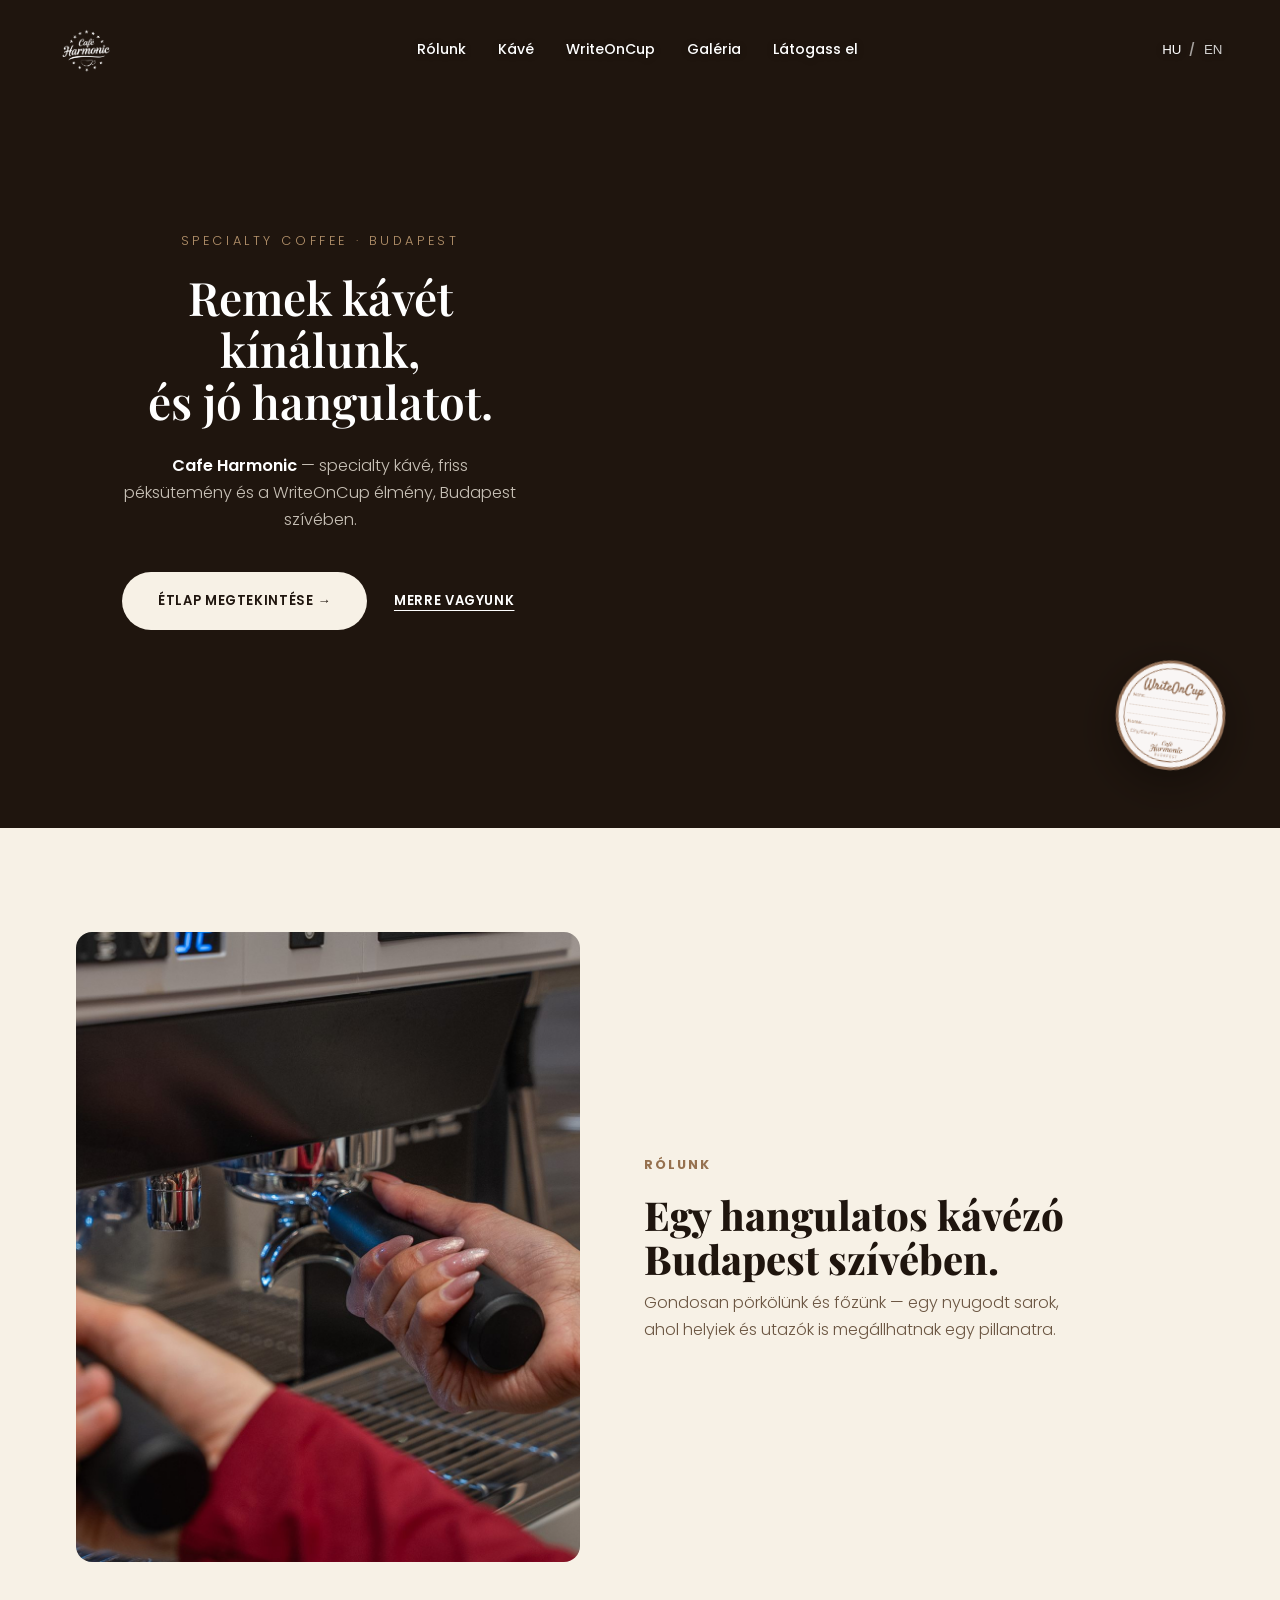
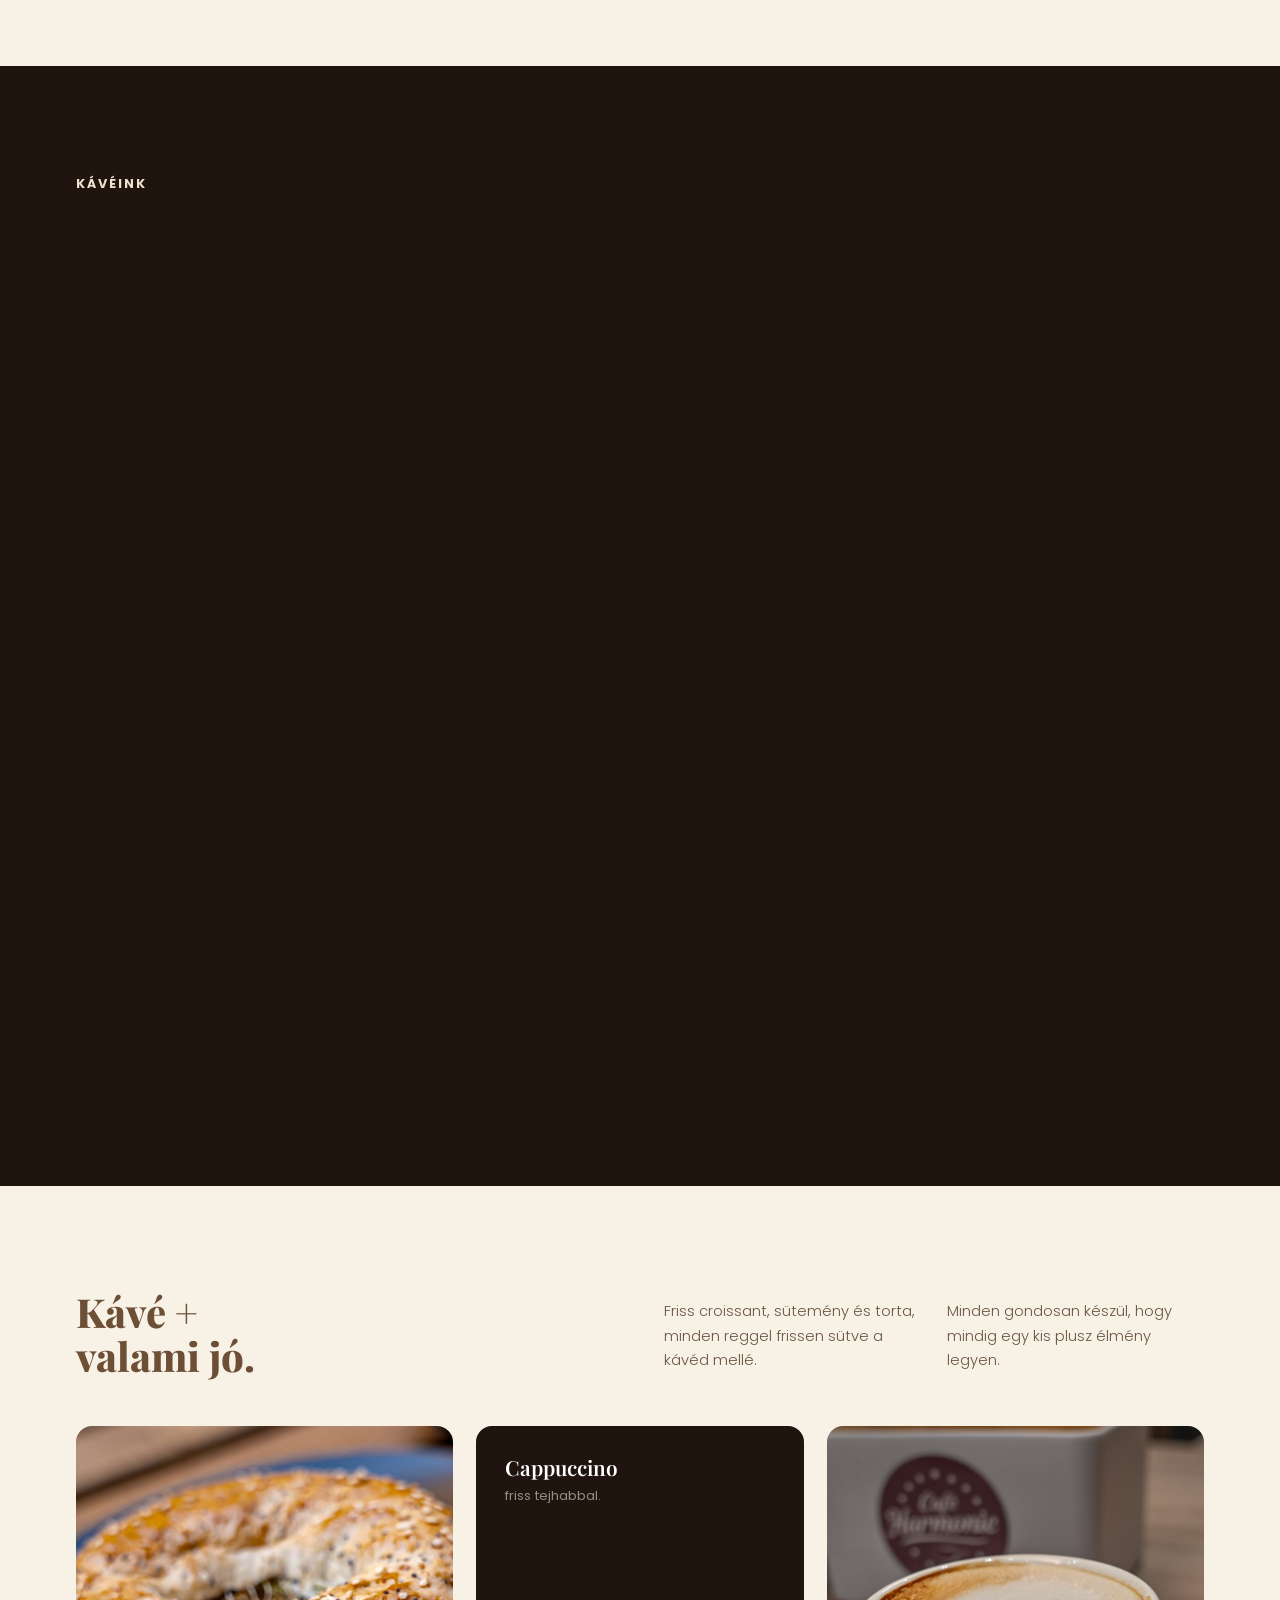
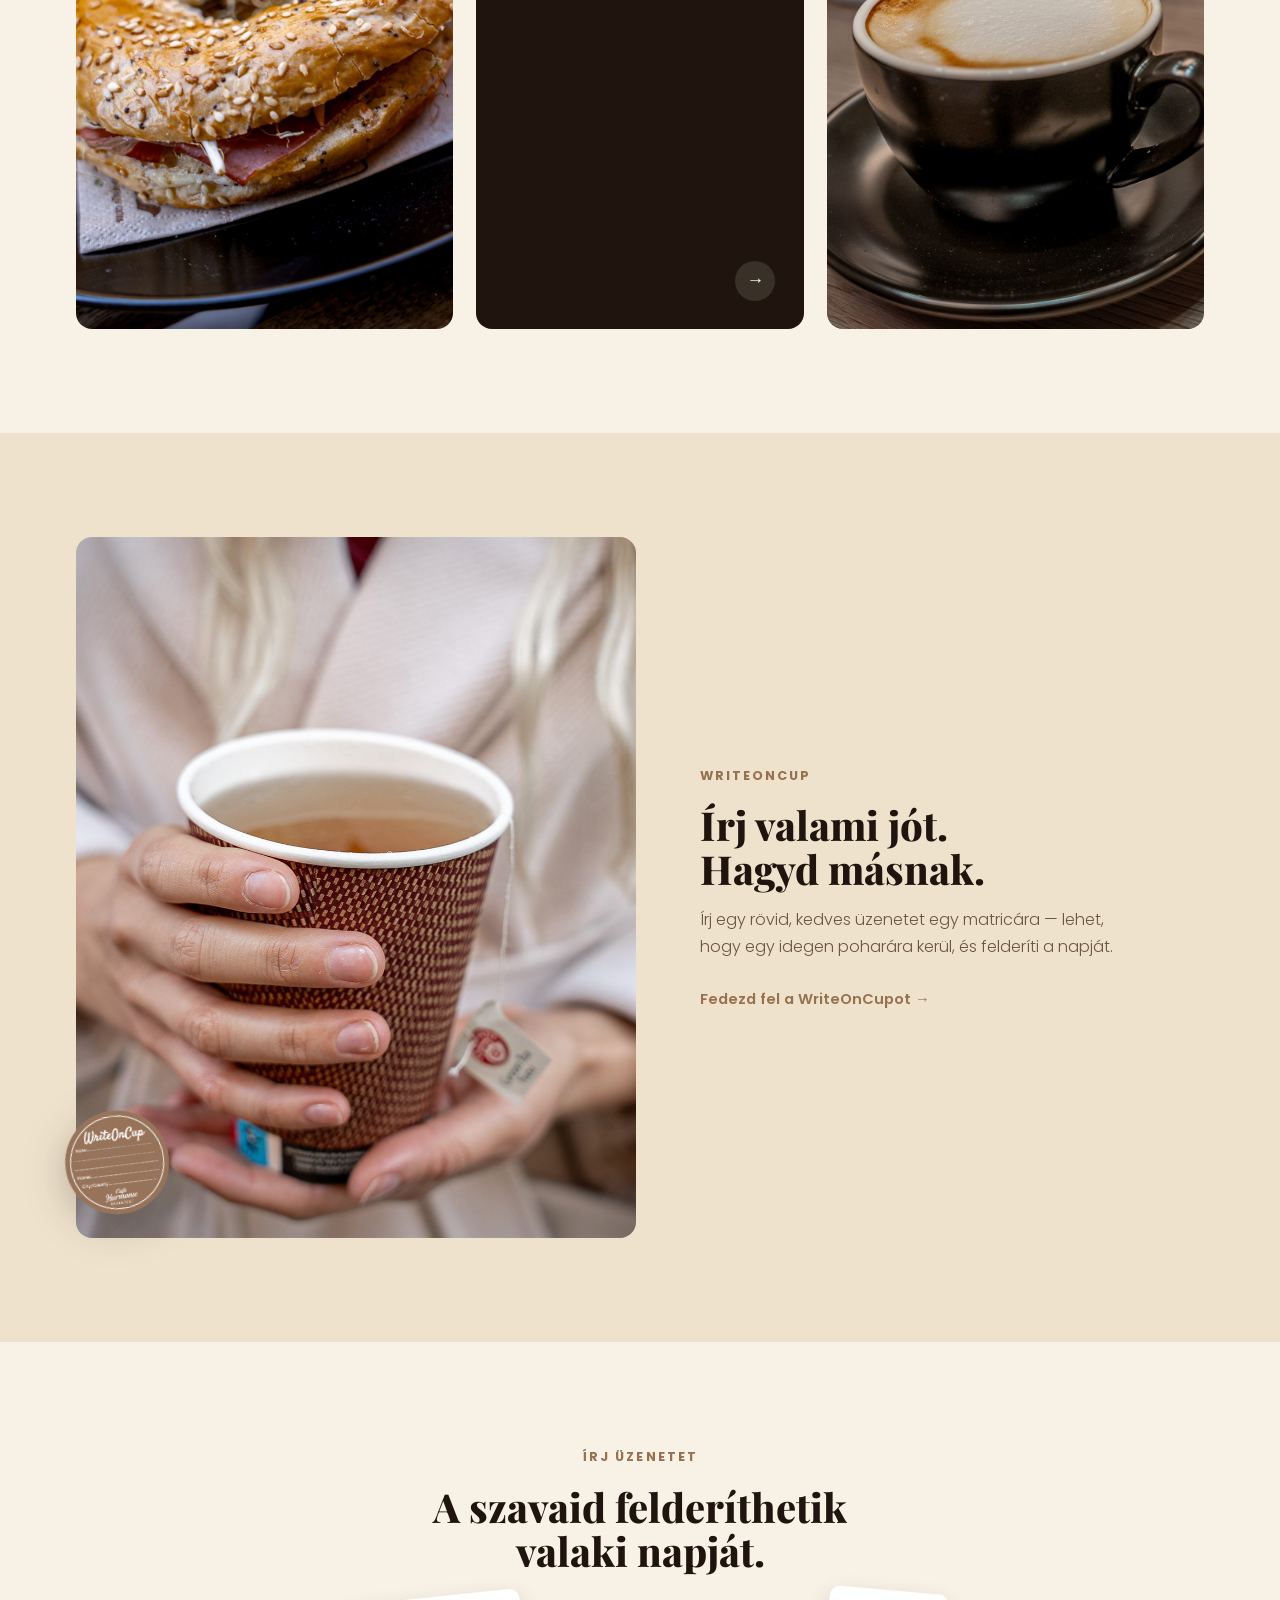
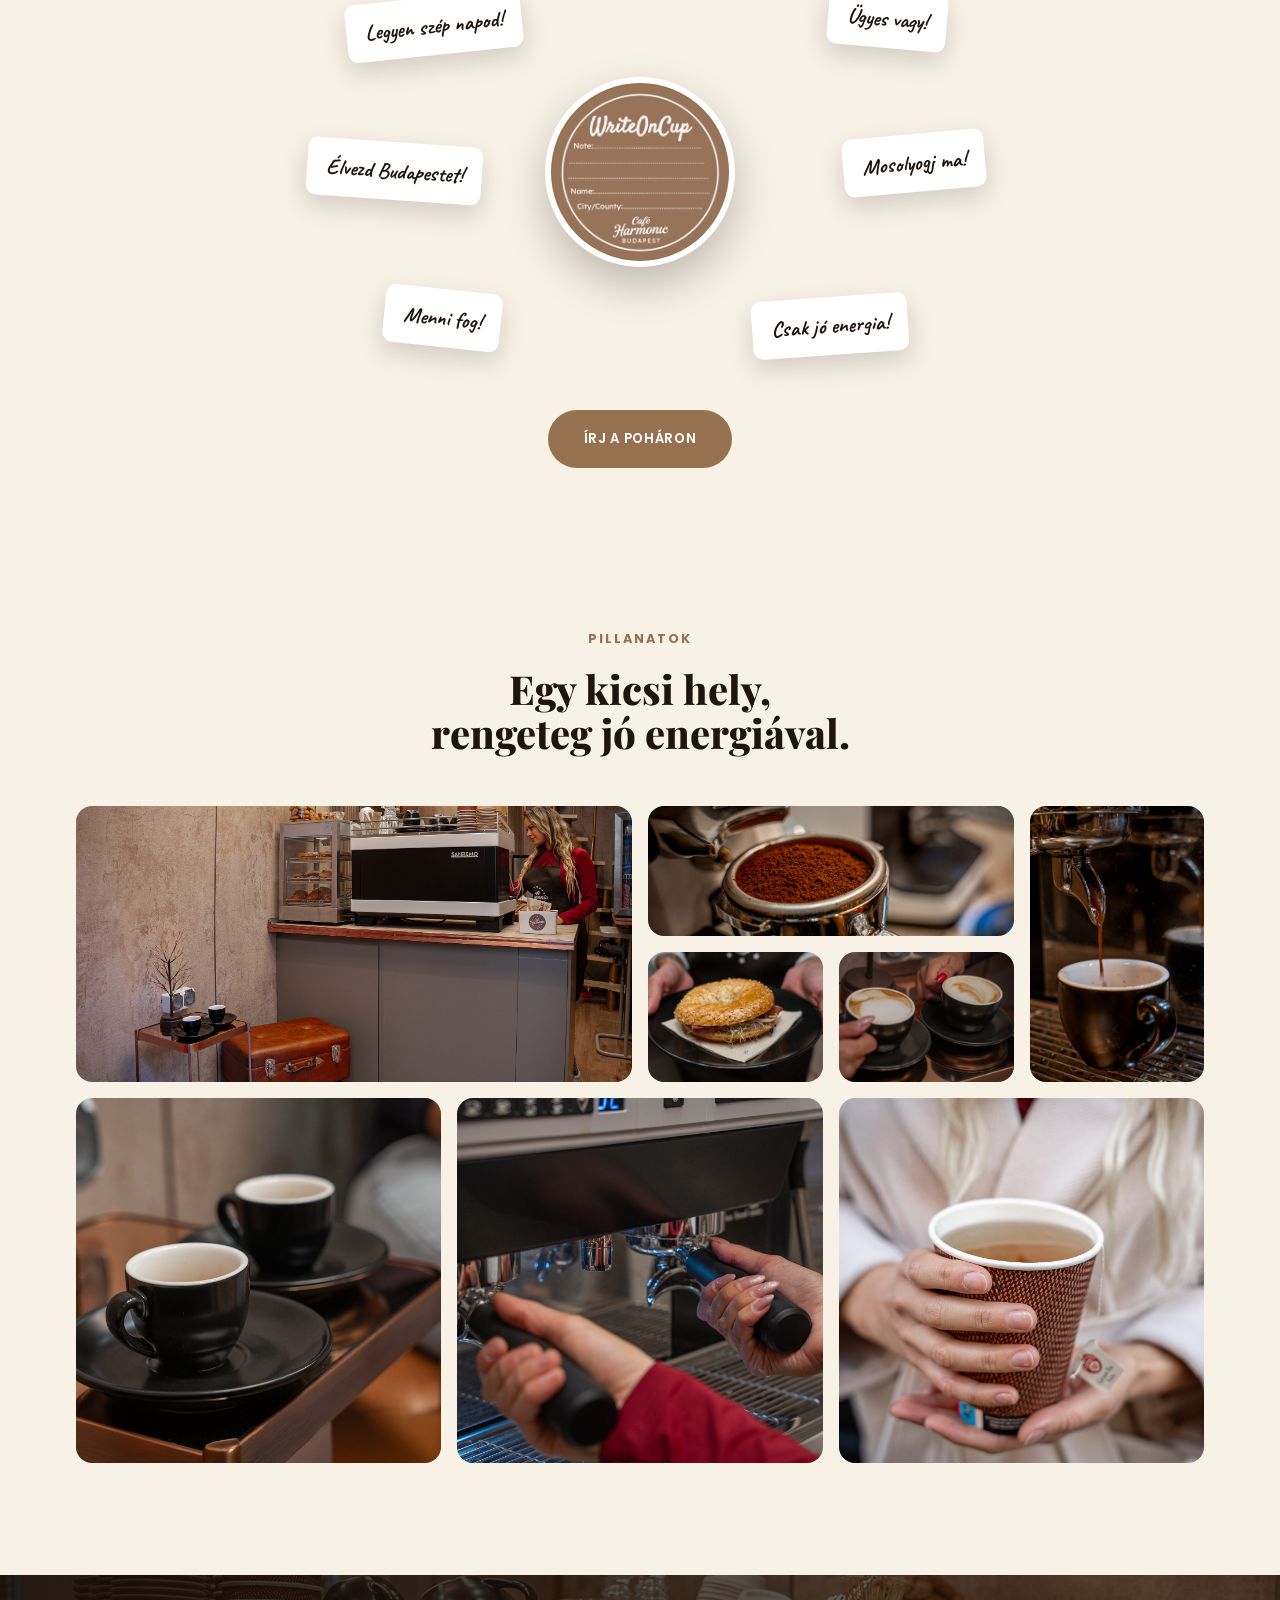
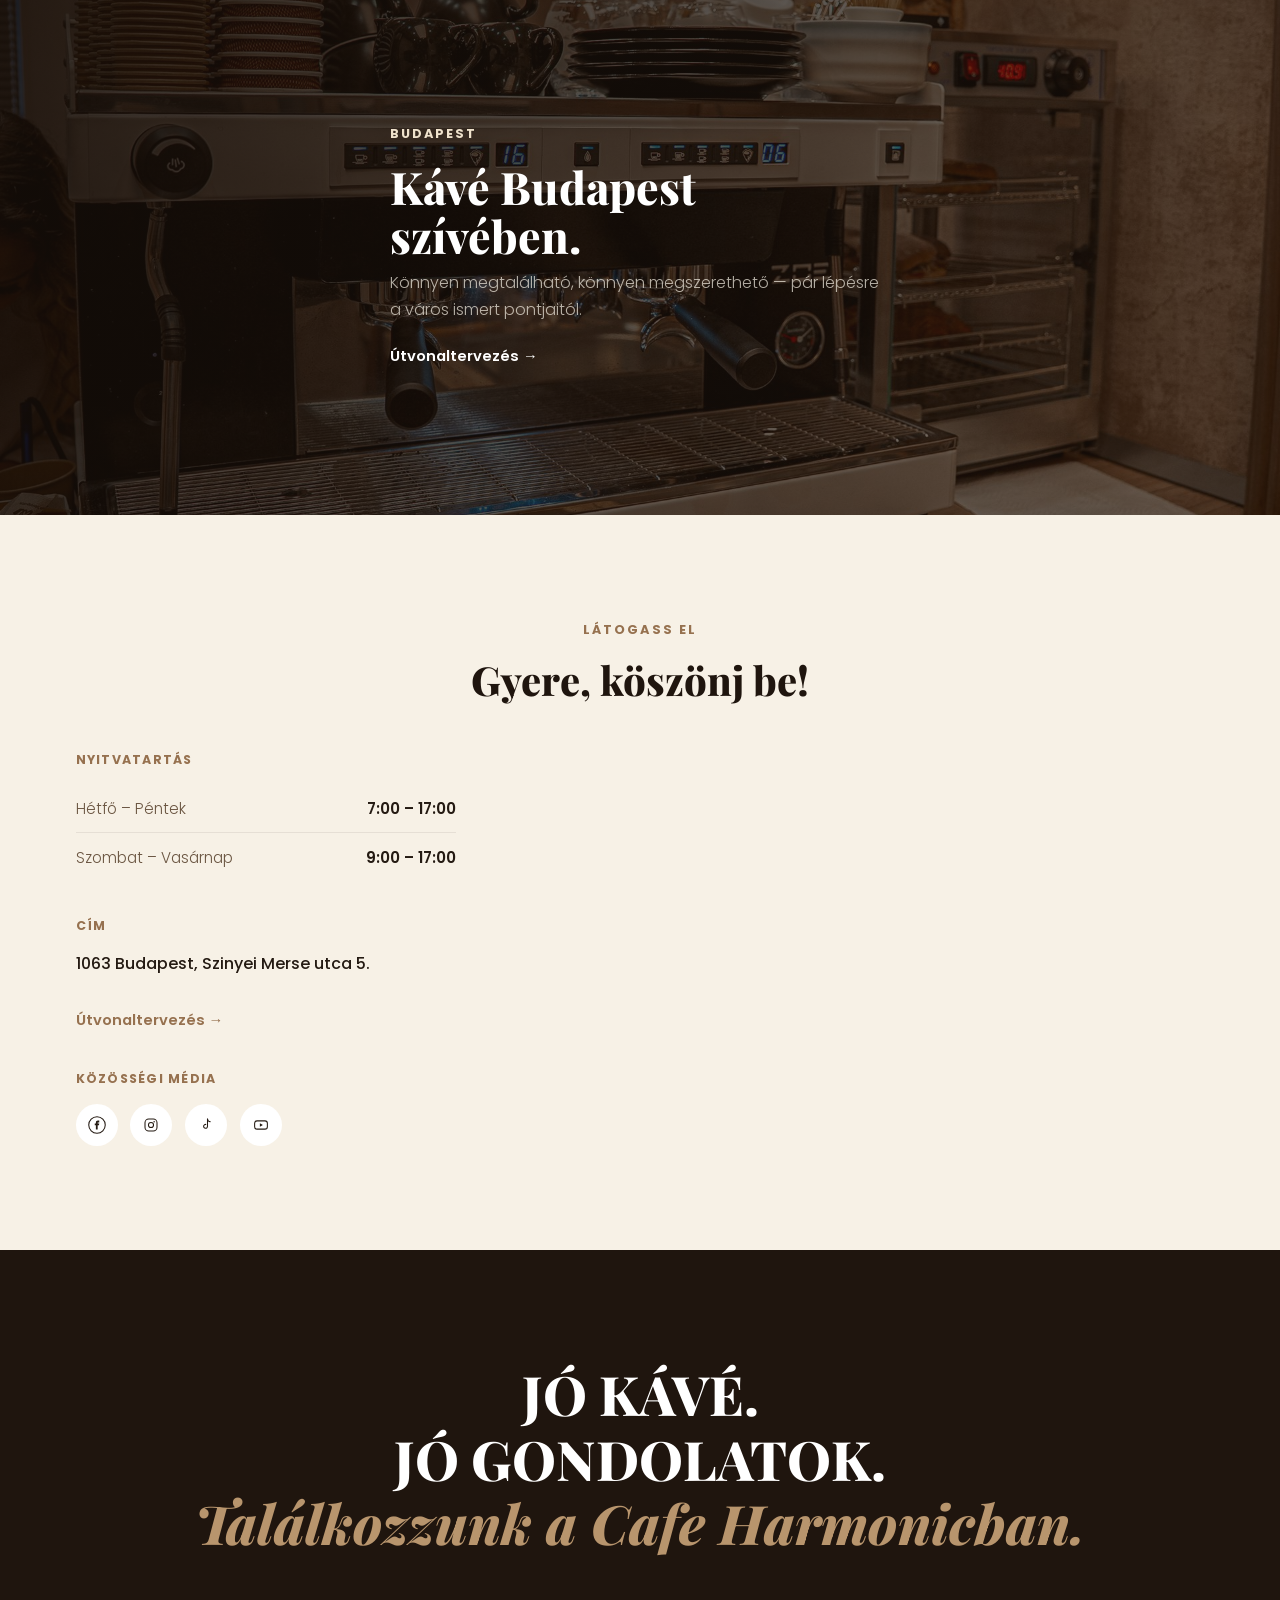
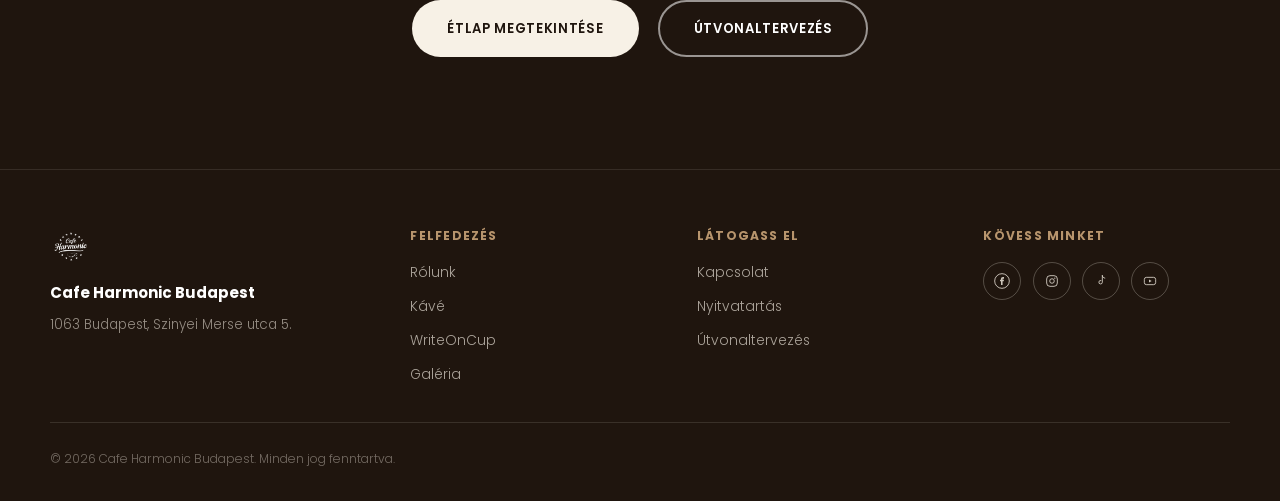
<file: index.html>
<!DOCTYPE html>
<html lang="hu">
<head>
<meta charset="UTF-8">
<meta name="viewport" content="width=device-width, initial-scale=1.0">
<title>Cafe Harmonic Budapest</title>
<meta name="description" content="Cafe Harmonic Budapest — jó kávé, jó gondolatok. Specialty kávé, WriteOnCup és egy nyugodt sarok Budapest szívében.">

<link rel="icon" type="image/png" href="logo/cafe-harmony-11.png">
<link rel="apple-touch-icon" href="logo/cafe-harmony-11.png">

<link rel="preconnect" href="https://fonts.googleapis.com">
<link rel="preconnect" href="https://fonts.gstatic.com" crossorigin>
<link href="https://fonts.googleapis.com/css2?family=Playfair+Display:ital,wght@0,600;0,700;0,800;1,600&family=Poppins:wght@300;400;500;600;700;800&family=Caveat:wght@600;700&display=swap" rel="stylesheet">

<link rel="stylesheet" href="style.css">
</head>
<body>

<!-- NAV -->
<header class="nav" id="nav">
  <div class="nav-inner">
    <a href="#top" class="nav-brand">
      <img class="logo-light" src="logo/cafe-harmony-09.png" alt="Cafe Harmonic Budapest">
      <img class="logo-dark" src="logo/cafe-harmony-10.png" alt="Cafe Harmonic Budapest">
    </a>
    <nav class="nav-links" id="navLinks">
      <button class="nav-close" id="navClose" aria-label="Menü bezárása">
        <svg width="20" height="20" viewBox="0 0 20 20" fill="none"><path d="M2 2l16 16M18 2L2 18" stroke="currentColor" stroke-width="1.8" stroke-linecap="round"/></svg>
      </button>
      <a href="#about"><span class="t-hu">Rólunk</span><span class="t-en" hidden>About</span></a>
      <a href="#menu"><span class="t-hu">Kávé</span><span class="t-en" hidden>Coffee</span></a>
      <a href="#writeoncup">WriteOnCup</a>
      <a href="#gallery"><span class="t-hu">Galéria</span><span class="t-en" hidden>Gallery</span></a>
      <a href="#contact"><span class="t-hu">Látogass el</span><span class="t-en" hidden>Visit</span></a>
    </nav>
    <div class="lang-switch" id="langSwitch">
      <button class="lang-btn" data-lang="hu" aria-label="Magyar nyelv">HU</button>
      <span class="lang-sep">/</span>
      <button class="lang-btn" data-lang="en" aria-label="English">EN</button>
    </div>
    <button class="burger" id="burger" aria-label="Menü">
      <span></span><span></span><span></span>
    </button>
  </div>
</header>

<!-- 1. HERO -->
<section class="hero" id="top">
  <div class="hero-panel">
    <span class="hero-kicker" data-reveal>Specialty Coffee · Budapest</span>
    <h1 data-reveal>
      <span class="t-hu">Remek kávét kínálunk,<br>és jó hangulatot.</span>
      <span class="t-en" hidden>We offer great<br>coffee &amp; good vibes.</span>
    </h1>
    <p class="tagline" data-reveal>
      <strong>Cafe Harmonic</strong>
      <span class="t-hu">— specialty kávé, friss péksütemény és a WriteOnCup élmény, Budapest szívében.</span>
      <span class="t-en" hidden>— specialty coffee, fresh bakes and the WriteOnCup experience, in the heart of Budapest.</span>
    </p>
    <div class="hero-actions" data-reveal>
      <a href="#menu" class="btn btn-primary">
        <span class="t-hu">Étlap megtekintése →</span>
        <span class="t-en" hidden>View Menu →</span>
      </a>
      <a href="#contact" class="btn btn-link-light">
        <span class="t-hu">Merre vagyunk</span>
        <span class="t-en" hidden>Find Us</span>
      </a>
    </div>
  </div>

  <div class="hero-media">
    <div class="hero-slides">
      <div class="hero-slide"><img src="képek/harmonic-pult-barista.jpg" alt="A Café Harmonic pultja és a barista" loading="eager"></div>
      <div class="hero-slide"><img src="képek/harmonic-espresso-csorog.jpg" alt="Frissen főzött espresso"></div>
      <div class="hero-slide"><img src="képek/harmonic-espresso-csesze.jpg" alt="Espresso csészék a rézasztalon"></div>
    </div>
    <div class="hero-media-overlay"></div>

    <a href="#writeoncup" class="cup-badge">
      <img src="képek/write on a cup fehér címke.png" alt="WriteOnCup matrica">
    </a>
  </div>
</section>

<!-- 2. ABOUT -->
<section class="about" id="about">
  <div class="about-media" data-reveal>
    <img src="képek/harmonic-portafilter-kezek.jpg" alt="A barista a portafilterekkel dolgozik" style="object-position:68% center">
  </div>
  <div class="about-text">
    <span class="eyebrow eyebrow-dark" data-reveal>
      <span class="t-hu">Rólunk</span><span class="t-en" hidden>About Cafe Harmonic</span>
    </span>
    <h2 data-reveal>
      <span class="t-hu">Egy hangulatos kávézó<br>Budapest szívében.</span>
      <span class="t-en" hidden>A cozy coffee spot<br>in the heart of Budapest.</span>
    </h2>
    <p class="bi" data-reveal>
      <span class="t-hu">Gondosan pörkölünk és főzünk — egy nyugodt sarok, ahol helyiek és utazók is megállhatnak egy pillanatra.</span>
      <span class="t-en" hidden>We roast, brew, and pour with care — a quiet corner for locals and travelers alike to slow down for a moment.</span>
    </p>
  </div>
</section>

<!-- 3. COFFEE MENU -->
<section class="coffee" id="menu">
  <div class="coffee-inner">
    <div class="coffee-text">
      <span class="eyebrow" data-reveal>
        <span class="t-hu">Kávéink</span><span class="t-en" hidden>Our Coffee</span>
      </span>
      <h2 data-reveal>
        <span class="t-hu">A kávénk,<br>a te választásod.</span>
        <span class="t-en" hidden>Our coffee,<br>your choice.</span>
      </h2>
      <div class="menu-list">
        <div class="menu-row" data-reveal><span class="m-name">Espresso</span><span class="m-price">750 Ft</span></div>
        <div class="menu-row" data-reveal><span class="m-name">Ristretto</span><span class="m-price">750 Ft</span></div>
        <div class="menu-row" data-reveal><span class="m-name">Doppio</span><span class="m-price">1 090 Ft</span></div>
        <div class="menu-row" data-reveal><span class="m-name">Lungo</span><span class="m-price">890 Ft</span></div>
        <div class="menu-row" data-reveal><span class="m-name">Americano</span><span class="m-price">990 Ft</span></div>
        <div class="menu-row" data-reveal><span class="m-name">Espresso Macchiato</span><span class="m-price">990 Ft</span></div>
        <div class="menu-row" data-reveal><span class="m-name">Cappuccino</span><span class="m-price">1 190 Ft</span></div>
        <div class="menu-row" data-reveal><span class="m-name">Cortado</span><span class="m-price">1 190 Ft</span></div>
        <div class="menu-row" data-reveal><span class="m-name">Café Latte</span><span class="m-price">1 390 Ft</span></div>
        <div class="menu-row" data-reveal><span class="m-name">Latte Macchiato</span><span class="m-price">1 390 Ft</span></div>
        <div class="menu-row" data-reveal><span class="m-name">Flat White</span><span class="m-price">1 490 Ft</span></div>
        <div class="menu-row" data-reveal><span class="m-name">Matcha</span><span class="m-price">1 490 Ft</span></div>
      </div>
      <p class="menu-note" data-reveal>
        <span class="t-hu">Minden tejes kávénk kérhető növényi tejjel is, felár nélkül!</span>
        <span class="t-en" hidden>All milk coffees are available with plant-based milk at no extra charge!</span>
      </p>
    </div>
    <div class="coffee-media" data-reveal>
      <img class="coffee-media-a" src="képek/harmonic-cappuccino-kezek.jpg" alt="Két frissen készült cappuccino" style="object-position:22% center">
      <img class="coffee-media-b" src="képek/harmonic-daralo.jpg" alt="Kávéőrlő frissen őrölt kávéval">
      <blockquote class="floating-quote">
        <p>
          <span class="t-hu">„A jó kávé egy apró öröm, amit a kezedben tarthatsz.”</span>
          <span class="t-en" hidden>“Good coffee is a little joy you can hold in your hands.”</span>
        </p>
      </blockquote>
    </div>
  </div>
</section>

<!-- 4. MORE THAN COFFEE -->
<section class="food" id="food">
  <div class="food-head">
    <h2 data-reveal>
      <span class="t-hu">Kávé +<br>valami jó.</span>
      <span class="t-en" hidden>Coffee +<br>something good.</span>
    </h2>
    <div class="food-head-copy">
      <p class="bi" data-reveal>
        <span class="t-hu">Friss croissant, sütemény és torta, minden reggel frissen sütve a kávéd mellé.</span>
        <span class="t-en" hidden>Fresh croissants, pastries and cakes, baked every morning to go with your coffee.</span>
      </p>
      <p class="bi" data-reveal>
        <span class="t-hu">Minden gondosan készül, hogy mindig egy kis plusz élmény legyen.</span>
        <span class="t-en" hidden>Everything is made with care, so it always feels like a little extra treat.</span>
      </p>
    </div>
  </div>
  <div class="food-grid">
    <div class="food-card" data-reveal>
      <img src="képek/harmonic-bagel.jpg" alt="Friss bagel szendvics" style="object-position:45% center">
    </div>
    <div class="food-card food-card-dark" data-reveal>
      <span>Cappuccino<br>
        <span class="t-hu">friss tejhabbal.</span>
        <span class="t-en" hidden>with fresh milk foam.</span>
      </span>
      <span class="food-card-arrow">→</span>
    </div>
    <div class="food-card" data-reveal>
      <img src="képek/harmonic-cappuccino-logo.jpg" alt="Cappuccino a Café Harmonic logója előtt" style="object-position:55% center">
    </div>
  </div>
</section>

<!-- 5. WRITEONCUP -->
<section class="writeoncup" id="writeoncup">
 <div class="writeoncup-inner">
  <div class="woc-media" data-reveal>
    <img src="képek/harmonic-elviteles-pohar.jpg" alt="Kézben tartott elviteles pohár">
    <img class="woc-sticker" src="képek/write on a cup barna címke.png" alt="WriteOnCup matrica">
  </div>
  <div class="woc-text">
    <span class="eyebrow eyebrow-dark" data-reveal>WriteOnCup</span>
    <h2 data-reveal>
      <span class="t-hu">Írj valami jót.<br>Hagyd másnak.</span>
      <span class="t-en" hidden>Write something good.<br>Leave it for someone else.</span>
    </h2>
    <p class="bi" data-reveal>
      <span class="t-hu">Írj egy rövid, kedves üzenetet egy matricára — lehet, hogy egy idegen poharára kerül, és felderíti a napját.</span>
      <span class="t-en" hidden>Write a short, kind message on a sticker — it might end up on a stranger's cup, brightening their day.</span>
    </p>
    <a href="https://writeoncup.hu" target="_blank" rel="noopener" class="link-arrow" data-reveal>
      <span class="t-hu">Fedezd fel a WriteOnCupot →</span>
      <span class="t-en" hidden>Discover WriteOnCup →</span>
    </a>
  </div>
 </div>
</section>

<!-- 6. WRITE A MESSAGE -->
<section class="message" id="message">
  <span class="eyebrow eyebrow-dark center" data-reveal>
    <span class="t-hu">Írj üzenetet</span><span class="t-en" hidden>Write A Message</span>
  </span>
  <h2 class="center" data-reveal>
    <span class="t-hu">A szavaid felderíthetik<br>valaki napját.</span>
    <span class="t-en" hidden>Your words might<br>make someone's day.</span>
  </h2>

  <div class="message-board" data-reveal>
    <div class="message-cup">
      <img src="képek/write on a cup barna címke.png" alt="WriteOnCup matrica">
    </div>
    <span class="note note-1">
      <span class="t-hu">Legyen szép napod!</span><span class="t-en" hidden>Have a beautiful day!</span>
    </span>
    <span class="note note-2">
      <span class="t-hu">Ügyes vagy!</span><span class="t-en" hidden>You are doing great!</span>
    </span>
    <span class="note note-3">
      <span class="t-hu">Élvezd Budapestet!</span><span class="t-en" hidden>Enjoy Budapest!</span>
    </span>
    <span class="note note-4">
      <span class="t-hu">Mosolyogj ma!</span><span class="t-en" hidden>Smile today!</span>
    </span>
    <span class="note note-5">
      <span class="t-hu">Menni fog!</span><span class="t-en" hidden>You've got this!</span>
    </span>
    <span class="note note-6">
      <span class="t-hu">Csak jó energia!</span><span class="t-en" hidden>Good vibes only!</span>
    </span>
  </div>

  <a href="https://writeoncup.hu" target="_blank" rel="noopener" class="btn btn-solid center-btn" data-reveal>
    <span class="t-hu">Írj a poháron</span><span class="t-en" hidden>Write On A Cup</span>
  </a>
</section>

<!-- 7. GALLERY -->
<section class="gallery" id="gallery">
  <span class="eyebrow eyebrow-dark center" data-reveal>
    <span class="t-hu">Pillanatok</span><span class="t-en" hidden>Cafe Moments</span>
  </span>
  <h2 class="center" data-reveal>
    <span class="t-hu">Egy kicsi hely,<br>rengeteg jó energiával.</span>
    <span class="t-en" hidden>A little place with<br>a lot of good energy.</span>
  </h2>
  <div class="gallery-grid">
    <div class="g-item g-large" data-reveal><img src="képek/harmonic-pult-barista.jpg" alt="A Café Harmonic pultja" style="object-position:center 40%"></div>
    <div class="g-item g-a" data-reveal><img src="képek/harmonic-orolt-kave.jpg" alt="Frissen őrölt kávé"></div>
    <div class="g-item g-b" data-reveal><img src="képek/harmonic-bagel-talalva.jpg" alt="Bagel szendvics"></div>
    <div class="g-item g-tall" data-reveal><img src="képek/harmonic-espresso-csorog.jpg" alt="Espresso csorog a csészébe" style="object-position:55% center"></div>
    <div class="g-item g-c" data-reveal><img src="képek/harmonic-cappuccino-kezek.jpg" alt="Cappuccino"></div>
    <div class="g-item g-d" data-reveal><img src="képek/harmonic-portafilter-kezek.jpg" alt="Barista részlet"></div>
    <div class="g-item g-wide" data-reveal><img src="képek/harmonic-espresso-csesze.jpg" alt="Espresso csészék"></div>
    <div class="g-item g-e" data-reveal><img src="képek/harmonic-elviteles-pohar.jpg" alt="Elviteles pohár"></div>
  </div>
</section>

<!-- 8. BUDAPEST -->
<section class="budapest">
  <img src="képek/harmonic-kavegep.jpg" alt="A Café Harmonic kávégépe">
  <div class="budapest-overlay"></div>
  <div class="budapest-content">
    <span class="eyebrow" data-reveal>Budapest</span>
    <h2 data-reveal>
      <span class="t-hu">Kávé Budapest<br>szívében.</span>
      <span class="t-en" hidden>Coffee in the<br>heart of Budapest.</span>
    </h2>
    <p class="bi" data-reveal>
      <span class="t-hu">Könnyen megtalálható, könnyen megszerethető — pár lépésre a város ismert pontjaitól.</span>
      <span class="t-en" hidden>Easy to find, easy to love — just a short walk from the city's best-known corners.</span>
    </p>
    <a class="link-arrow link-arrow-light" href="https://www.google.com/maps/search/?api=1&query=Szinyei+Merse+utca+5.%2C+1063+Budapest" target="_blank" rel="noopener">
      <span class="t-hu">Útvonaltervezés →</span><span class="t-en" hidden>Get Directions →</span>
    </a>
  </div>
</section>

<!-- 9. VISIT US -->
<section class="contact" id="contact">
  <span class="eyebrow eyebrow-dark center" data-reveal>
    <span class="t-hu">Látogass el</span><span class="t-en" hidden>Visit Us</span>
  </span>
  <h2 class="center" data-reveal>
    <span class="t-hu">Gyere, köszönj be!</span><span class="t-en" hidden>Come say hi.</span>
  </h2>

  <div class="contact-grid">
    <div class="contact-info" data-reveal>
      <div class="contact-block">
        <span class="contact-label">
          <span class="t-hu">Nyitvatartás</span><span class="t-en" hidden>Opening Hours</span>
        </span>
        <table class="hours">
          <tr><td><span class="t-hu">Hétfő – Péntek</span><span class="t-en" hidden>Mon – Fri</span></td><td>7:00 – 17:00</td></tr>
          <tr><td><span class="t-hu">Szombat – Vasárnap</span><span class="t-en" hidden>Sat – Sun</span></td><td>9:00 – 17:00</td></tr>
        </table>
      </div>
      <div class="contact-block">
        <span class="contact-label">
          <span class="t-hu">Cím</span><span class="t-en" hidden>Location</span>
        </span>
        <p class="contact-address">1063 Budapest, Szinyei Merse utca 5.</p>
        <a class="link-arrow" href="https://www.google.com/maps/search/?api=1&query=Szinyei+Merse+utca+5.%2C+1063+Budapest" target="_blank" rel="noopener">
          <span class="t-hu">Útvonaltervezés →</span><span class="t-en" hidden>Get Directions →</span>
        </a>
      </div>
      <div class="contact-block">
        <span class="contact-label">
          <span class="t-hu">Közösségi média</span><span class="t-en" hidden>Social</span>
        </span>
        <div class="social-row">
          <a href="https://www.facebook.com/profile.php?id=61594132267989" target="_blank" rel="noopener" aria-label="Facebook"><svg viewBox="0 0 24 24" fill="none"><circle cx="12" cy="12" r="11" stroke="currentColor" stroke-width="1.4"/><path d="M13.5 8.5h1.5V6h-1.7c-1.7 0-2.8 1.1-2.8 2.9V10H9v2.4h1.5V18h2.4v-5.6H14.6L15 10h-2.1V9c0-.4.2-.5.6-.5Z" fill="currentColor"/></svg></a>
          <a href="https://www.instagram.com/cafeharmonicbudapest/" target="_blank" rel="noopener" aria-label="Instagram"><svg viewBox="0 0 24 24" fill="none"><rect x="4" y="4" width="16" height="16" rx="5" stroke="currentColor" stroke-width="1.4"/><circle cx="12" cy="12" r="3.4" stroke="currentColor" stroke-width="1.4"/><circle cx="16.2" cy="7.8" r="1" fill="currentColor"/></svg></a>
          <a href="https://www.tiktok.com/@cafeharmonic" target="_blank" rel="noopener" aria-label="TikTok"><svg viewBox="0 0 24 24" fill="none"><path d="M14 4v9.8a2.6 2.6 0 1 1-2.2-2.57" stroke="currentColor" stroke-width="1.4" stroke-linecap="round"/><path d="M14 4c.3 2 1.8 3.5 3.7 3.7" stroke="currentColor" stroke-width="1.4" stroke-linecap="round"/></svg></a>
          <a href="https://www.youtube.com/@Caf%C3%A9Harmonic" target="_blank" rel="noopener" aria-label="YouTube"><svg viewBox="0 0 24 24" fill="none"><rect x="3.5" y="6.5" width="17" height="11" rx="3.2" stroke="currentColor" stroke-width="1.4"/><path d="M10.5 9.7v4.6l4-2.3-4-2.3Z" fill="currentColor"/></svg></a>
        </div>
      </div>
    </div>
    <div class="contact-map" data-reveal>
      <iframe
        src="https://www.google.com/maps?q=Szinyei%20Merse%20utca%205.%2C%201063%20Budapest&output=embed"
        loading="lazy"
        referrerpolicy="no-referrer-when-downgrade"
        title="Cafe Harmonic Budapest — térkép"></iframe>
    </div>
  </div>
</section>

<!-- 10. FINAL CTA -->
<section class="final-cta">
  <h2>
    <span class="t-hu">JÓ KÁVÉ.<br>JÓ GONDOLATOK.<br><em>Találkozzunk a Cafe Harmonicban.</em></span>
    <span class="t-en" hidden>GOOD COFFEE.<br>GOOD THOUGHTS.<br><em>See you at Cafe Harmonic.</em></span>
  </h2>
  <div class="final-cta-actions">
    <a href="#menu" class="btn btn-primary">
      <span class="t-hu">Étlap megtekintése</span><span class="t-en" hidden>View Menu</span>
    </a>
    <a href="https://www.google.com/maps/search/?api=1&query=Szinyei+Merse+utca+5.%2C+1063+Budapest" target="_blank" rel="noopener" class="btn btn-outline">
      <span class="t-hu">Útvonaltervezés</span><span class="t-en" hidden>Get Directions</span>
    </a>
  </div>
</section>

<!-- FOOTER -->
<footer class="footer">
  <div class="footer-inner">
    <div class="footer-brand">
      <img src="logo/cafe-harmony-09.png" alt="Cafe Harmonic Budapest" class="footer-logo">
      <strong>Cafe Harmonic Budapest</strong>
      <span>1063 Budapest, Szinyei Merse utca 5.</span>
    </div>
    <div class="footer-col">
      <span class="footer-col-title">
        <span class="t-hu">Felfedezés</span><span class="t-en" hidden>Explore</span>
      </span>
      <a href="#about"><span class="t-hu">Rólunk</span><span class="t-en" hidden>About</span></a>
      <a href="#menu"><span class="t-hu">Kávé</span><span class="t-en" hidden>Coffee</span></a>
      <a href="#writeoncup">WriteOnCup</a>
      <a href="#gallery"><span class="t-hu">Galéria</span><span class="t-en" hidden>Gallery</span></a>
    </div>
    <div class="footer-col">
      <span class="footer-col-title">
        <span class="t-hu">Látogass el</span><span class="t-en" hidden>Visit</span>
      </span>
      <a href="#contact"><span class="t-hu">Kapcsolat</span><span class="t-en" hidden>Contact</span></a>
      <a href="#contact"><span class="t-hu">Nyitvatartás</span><span class="t-en" hidden>Opening Hours</span></a>
      <a href="https://www.google.com/maps/search/?api=1&query=Szinyei+Merse+utca+5.%2C+1063+Budapest" target="_blank" rel="noopener"><span class="t-hu">Útvonaltervezés</span><span class="t-en" hidden>Get Directions</span></a>
    </div>
    <div class="footer-col footer-social-col">
      <span class="footer-col-title">
        <span class="t-hu">Kövess minket</span><span class="t-en" hidden>Follow</span>
      </span>
      <div class="footer-social">
        <a href="https://www.facebook.com/profile.php?id=61594132267989" target="_blank" rel="noopener" aria-label="Facebook"><svg viewBox="0 0 24 24" fill="none"><circle cx="12" cy="12" r="11" stroke="currentColor" stroke-width="1.4"/><path d="M13.5 8.5h1.5V6h-1.7c-1.7 0-2.8 1.1-2.8 2.9V10H9v2.4h1.5V18h2.4v-5.6H14.6L15 10h-2.1V9c0-.4.2-.5.6-.5Z" fill="currentColor"/></svg></a>
          <a href="https://www.instagram.com/cafeharmonicbudapest/" target="_blank" rel="noopener" aria-label="Instagram"><svg viewBox="0 0 24 24" fill="none"><rect x="4" y="4" width="16" height="16" rx="5" stroke="currentColor" stroke-width="1.4"/><circle cx="12" cy="12" r="3.4" stroke="currentColor" stroke-width="1.4"/><circle cx="16.2" cy="7.8" r="1" fill="currentColor"/></svg></a>
          <a href="https://www.tiktok.com/@cafeharmonic" target="_blank" rel="noopener" aria-label="TikTok"><svg viewBox="0 0 24 24" fill="none"><path d="M14 4v9.8a2.6 2.6 0 1 1-2.2-2.57" stroke="currentColor" stroke-width="1.4" stroke-linecap="round"/><path d="M14 4c.3 2 1.8 3.5 3.7 3.7" stroke="currentColor" stroke-width="1.4" stroke-linecap="round"/></svg></a>
          <a href="https://www.youtube.com/@Caf%C3%A9Harmonic" target="_blank" rel="noopener" aria-label="YouTube"><svg viewBox="0 0 24 24" fill="none"><rect x="3.5" y="6.5" width="17" height="11" rx="3.2" stroke="currentColor" stroke-width="1.4"/><path d="M10.5 9.7v4.6l4-2.3-4-2.3Z" fill="currentColor"/></svg></a>
      </div>
    </div>
  </div>
  <p class="footer-copy">
    <span class="t-hu">© 2026 Cafe Harmonic Budapest. Minden jog fenntartva.</span>
    <span class="t-en" hidden>© 2026 Cafe Harmonic Budapest. All rights reserved.</span>
  </p>
</footer>

<script src="script.js"></script>
</body>
</html>
</file>
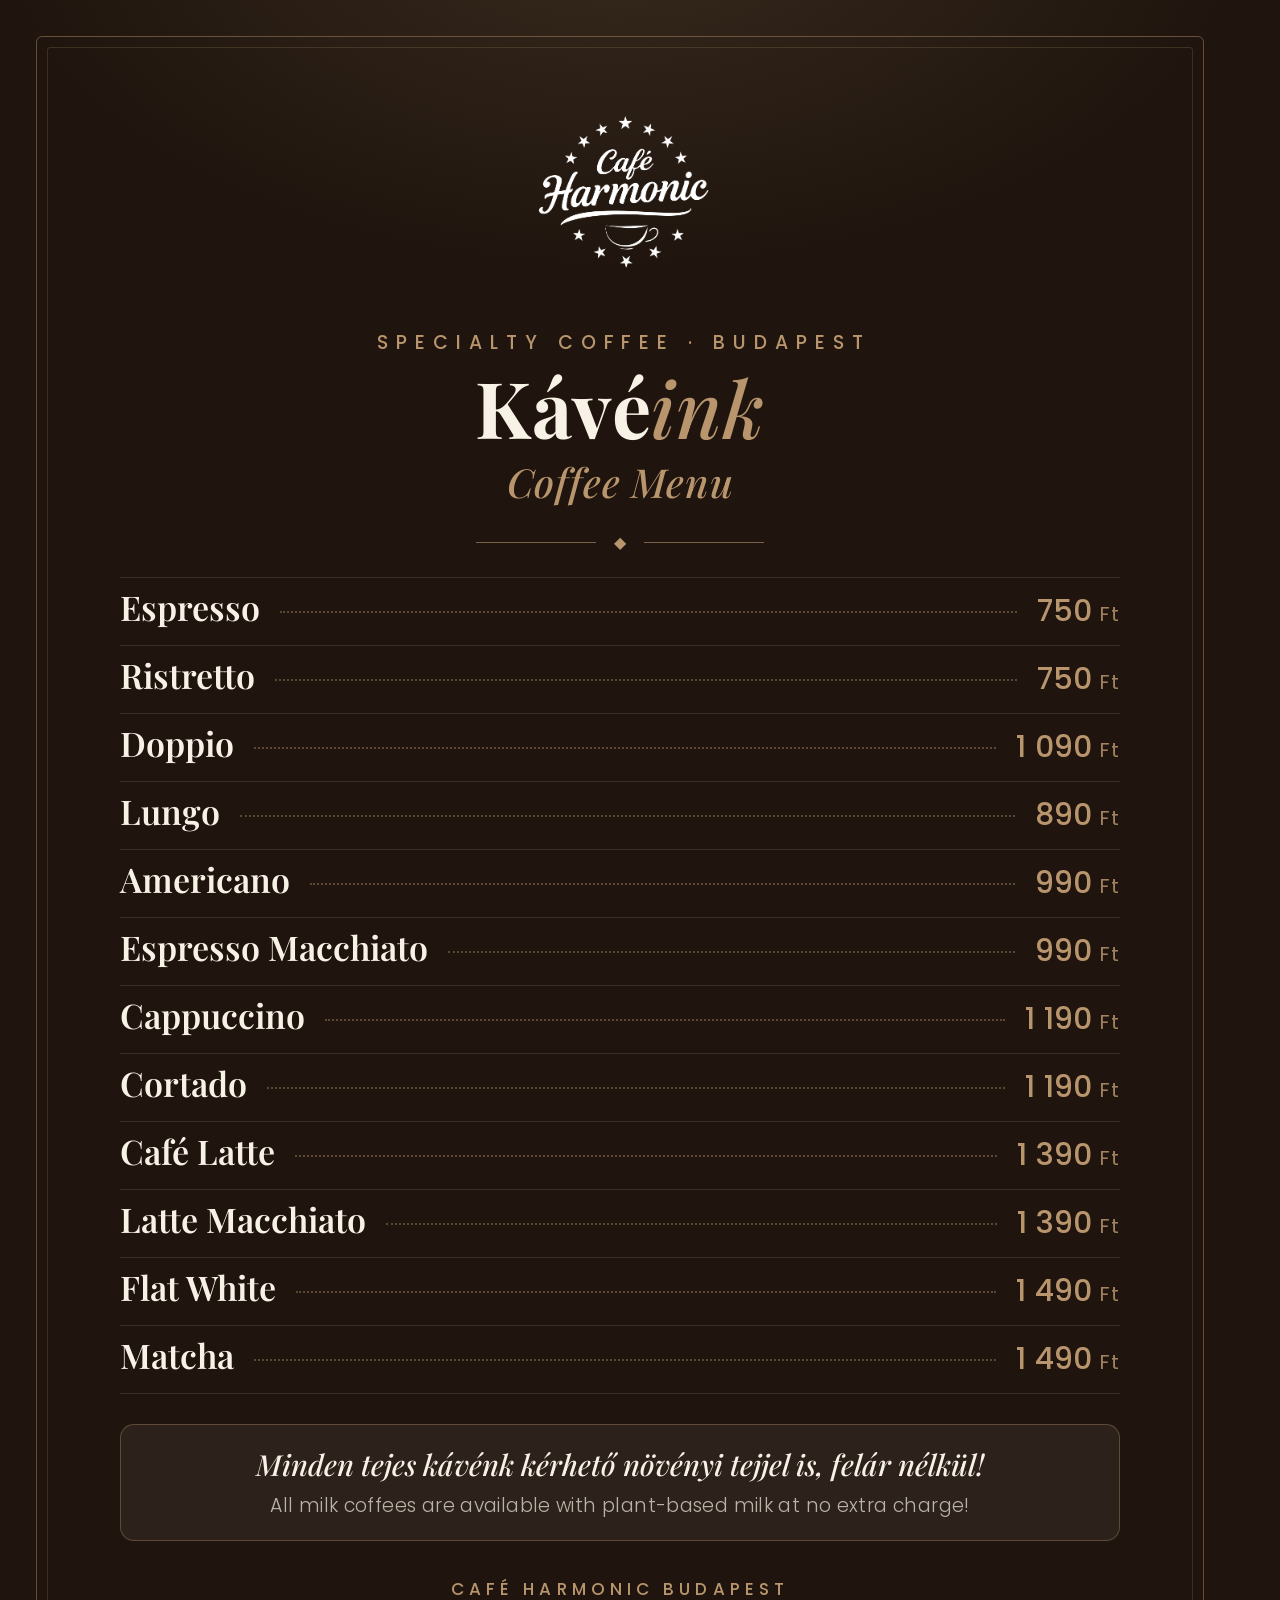
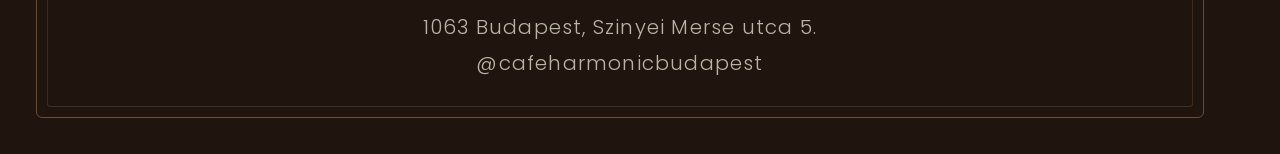
<file: arlista/arlista.html>
<!doctype html>
<html lang="hu">
<head>
<meta charset="utf-8">
<title>Café Harmonic – Árlista / Coffee Menu</title>
<link rel="preconnect" href="https://fonts.googleapis.com">
<link rel="preconnect" href="https://fonts.gstatic.com" crossorigin>
<link href="https://fonts.googleapis.com/css2?family=Playfair+Display:ital,wght@0,600;0,700;1,500&family=Poppins:wght@300;400;500;600&display=swap" rel="stylesheet">
<link rel="stylesheet" href="arlista.css">
</head>
<body>
<div class="sheet">
  <div class="frame"></div>
  <img class="logo" src="../logo/cafe-harmony-09.png" alt="Café Harmonic">
  <div class="eyebrow">Specialty Coffee · Budapest</div>
  <h1>Kávé<em>ink</em></h1>
  <div class="sub">Coffee Menu</div>
  <div class="orn"><i></i><b>◆</b><i></i></div>

  <div class="list">
    <div class="row"><span class="name">Espresso</span><span class="dots"></span><span class="price">750<small>Ft</small></span></div>
    <div class="row"><span class="name">Ristretto</span><span class="dots"></span><span class="price">750<small>Ft</small></span></div>
    <div class="row"><span class="name">Doppio</span><span class="dots"></span><span class="price">1 090<small>Ft</small></span></div>
    <div class="row"><span class="name">Lungo</span><span class="dots"></span><span class="price">890<small>Ft</small></span></div>
    <div class="row"><span class="name">Americano</span><span class="dots"></span><span class="price">990<small>Ft</small></span></div>
    <div class="row"><span class="name">Espresso Macchiato</span><span class="dots"></span><span class="price">990<small>Ft</small></span></div>
    <div class="row"><span class="name">Cappuccino</span><span class="dots"></span><span class="price">1 190<small>Ft</small></span></div>
    <div class="row"><span class="name">Cortado</span><span class="dots"></span><span class="price">1 190<small>Ft</small></span></div>
    <div class="row"><span class="name">Café Latte</span><span class="dots"></span><span class="price">1 390<small>Ft</small></span></div>
    <div class="row"><span class="name">Latte Macchiato</span><span class="dots"></span><span class="price">1 390<small>Ft</small></span></div>
    <div class="row"><span class="name">Flat White</span><span class="dots"></span><span class="price">1 490<small>Ft</small></span></div>
    <div class="row"><span class="name">Matcha</span><span class="dots"></span><span class="price">1 490<small>Ft</small></span></div>
  </div>

  <div class="note">
    <div class="hu">Minden tejes kávénk kérhető növényi tejjel is, felár nélkül!</div>
    <div class="en">All milk coffees are available with plant-based milk at no extra charge!</div>
  </div>

  <div class="foot">
    <strong>Café Harmonic Budapest</strong>
    <span>1063 Budapest, Szinyei Merse utca 5.</span>
    <span>@cafeharmonicbudapest</span>
  </div>
</div>
</body>
</html>
</file>
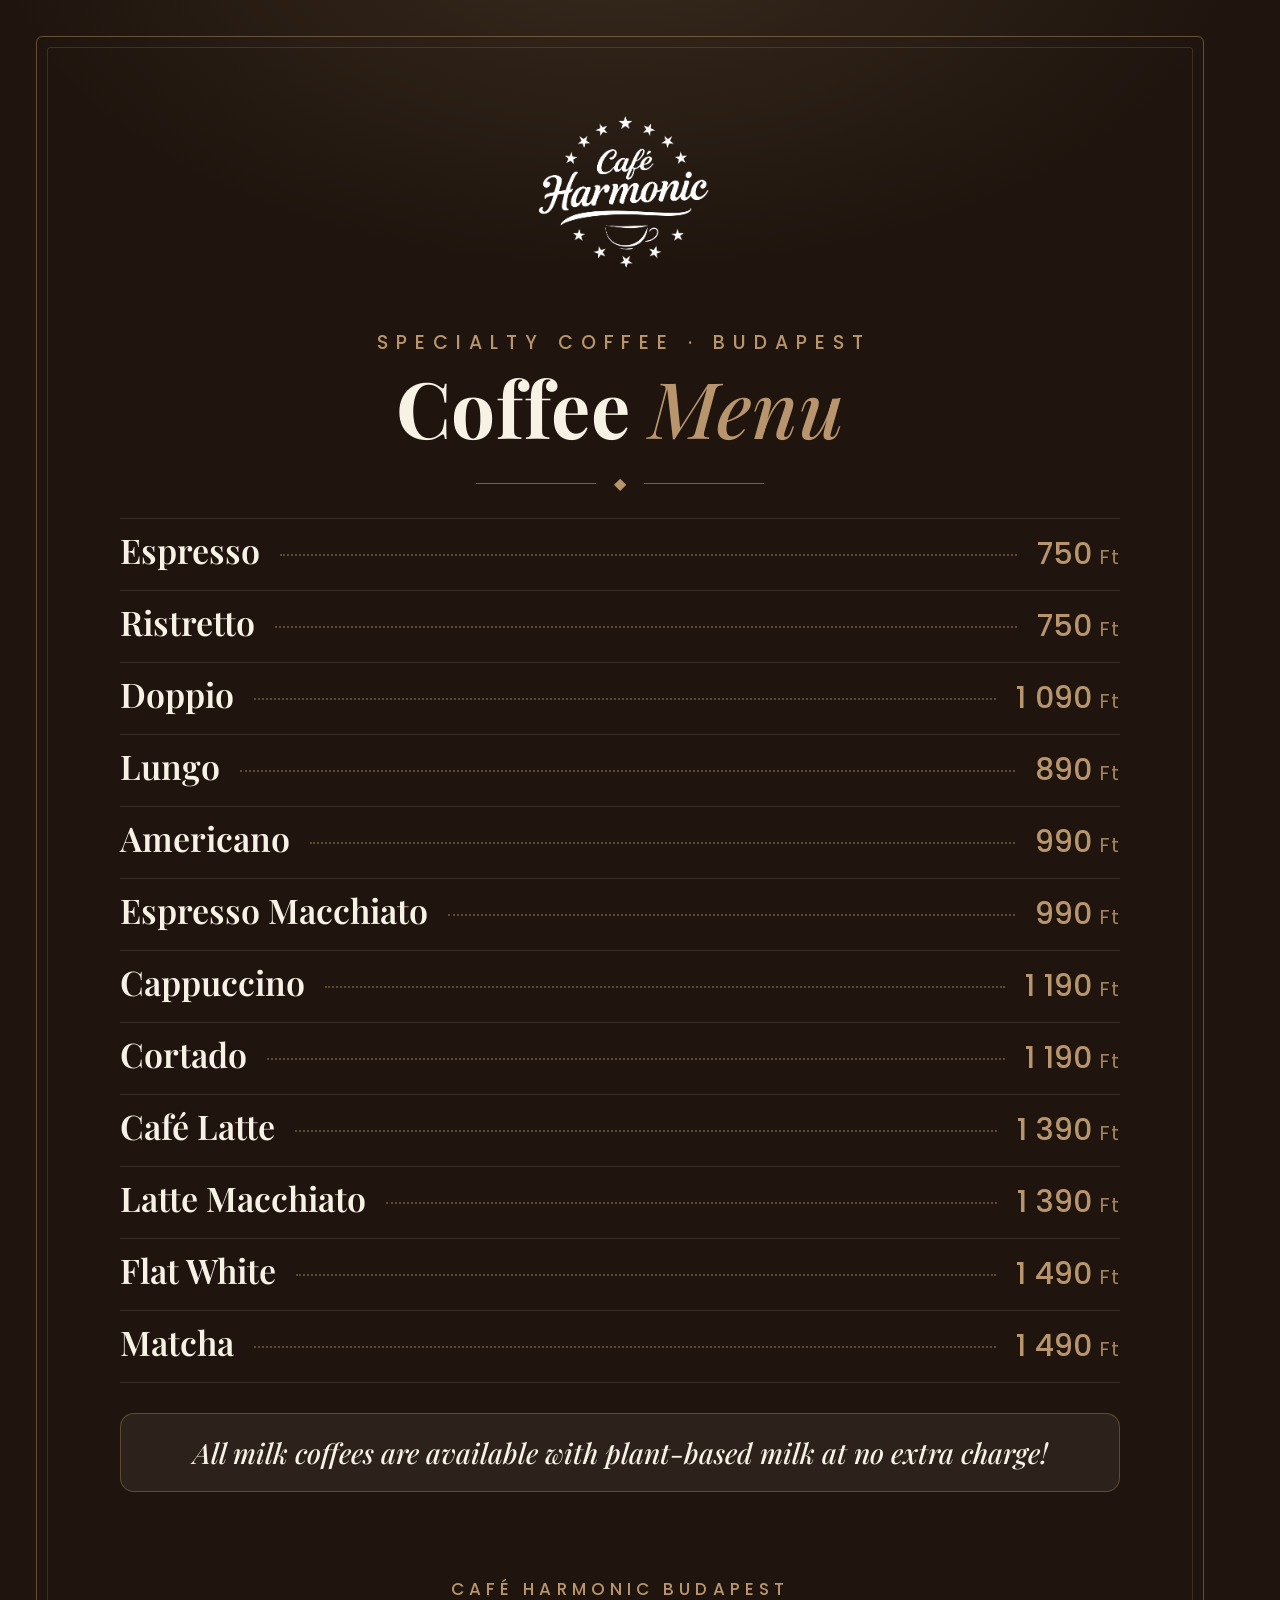
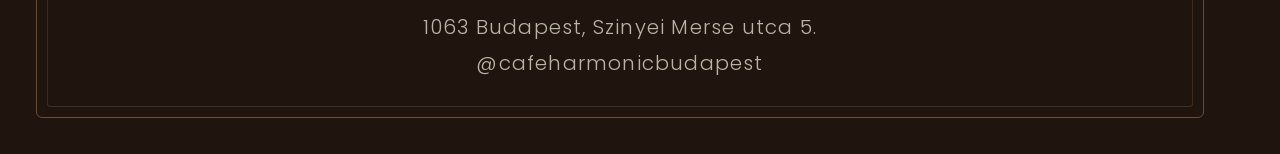
<file: arlista/asztali-en.html>
<!doctype html>
<html lang="en">
<head>
<meta charset="utf-8">
<title>Café Harmonic – Coffee Menu (table, English)</title>
<link rel="preconnect" href="https://fonts.googleapis.com">
<link rel="preconnect" href="https://fonts.gstatic.com" crossorigin>
<link href="https://fonts.googleapis.com/css2?family=Playfair+Display:ital,wght@0,600;0,700;1,500&family=Poppins:wght@300;400;500;600&display=swap" rel="stylesheet">
<link rel="stylesheet" href="arlista.css">
</head>
<body>
<div class="sheet single">
  <div class="frame"></div>
  <img class="logo" src="../logo/cafe-harmony-09.png" alt="Café Harmonic">
  <div class="eyebrow">Specialty Coffee · Budapest</div>
  <h1>Coffee <em>Menu</em></h1>
  <div class="orn"><i></i><b>◆</b><i></i></div>

  <div class="list">
    <div class="row"><span class="name">Espresso</span><span class="dots"></span><span class="price">750<small>Ft</small></span></div>
    <div class="row"><span class="name">Ristretto</span><span class="dots"></span><span class="price">750<small>Ft</small></span></div>
    <div class="row"><span class="name">Doppio</span><span class="dots"></span><span class="price">1 090<small>Ft</small></span></div>
    <div class="row"><span class="name">Lungo</span><span class="dots"></span><span class="price">890<small>Ft</small></span></div>
    <div class="row"><span class="name">Americano</span><span class="dots"></span><span class="price">990<small>Ft</small></span></div>
    <div class="row"><span class="name">Espresso Macchiato</span><span class="dots"></span><span class="price">990<small>Ft</small></span></div>
    <div class="row"><span class="name">Cappuccino</span><span class="dots"></span><span class="price">1 190<small>Ft</small></span></div>
    <div class="row"><span class="name">Cortado</span><span class="dots"></span><span class="price">1 190<small>Ft</small></span></div>
    <div class="row"><span class="name">Café Latte</span><span class="dots"></span><span class="price">1 390<small>Ft</small></span></div>
    <div class="row"><span class="name">Latte Macchiato</span><span class="dots"></span><span class="price">1 390<small>Ft</small></span></div>
    <div class="row"><span class="name">Flat White</span><span class="dots"></span><span class="price">1 490<small>Ft</small></span></div>
    <div class="row"><span class="name">Matcha</span><span class="dots"></span><span class="price">1 490<small>Ft</small></span></div>
  </div>

  <div class="note">
    <div class="only">All milk coffees are available with plant-based milk at no extra charge!</div>
  </div>

  <div class="foot">
    <strong>Café Harmonic Budapest</strong>
    <span>1063 Budapest, Szinyei Merse utca 5.</span>
    <span>@cafeharmonicbudapest</span>
  </div>
</div>
</body>
</html>
</file>
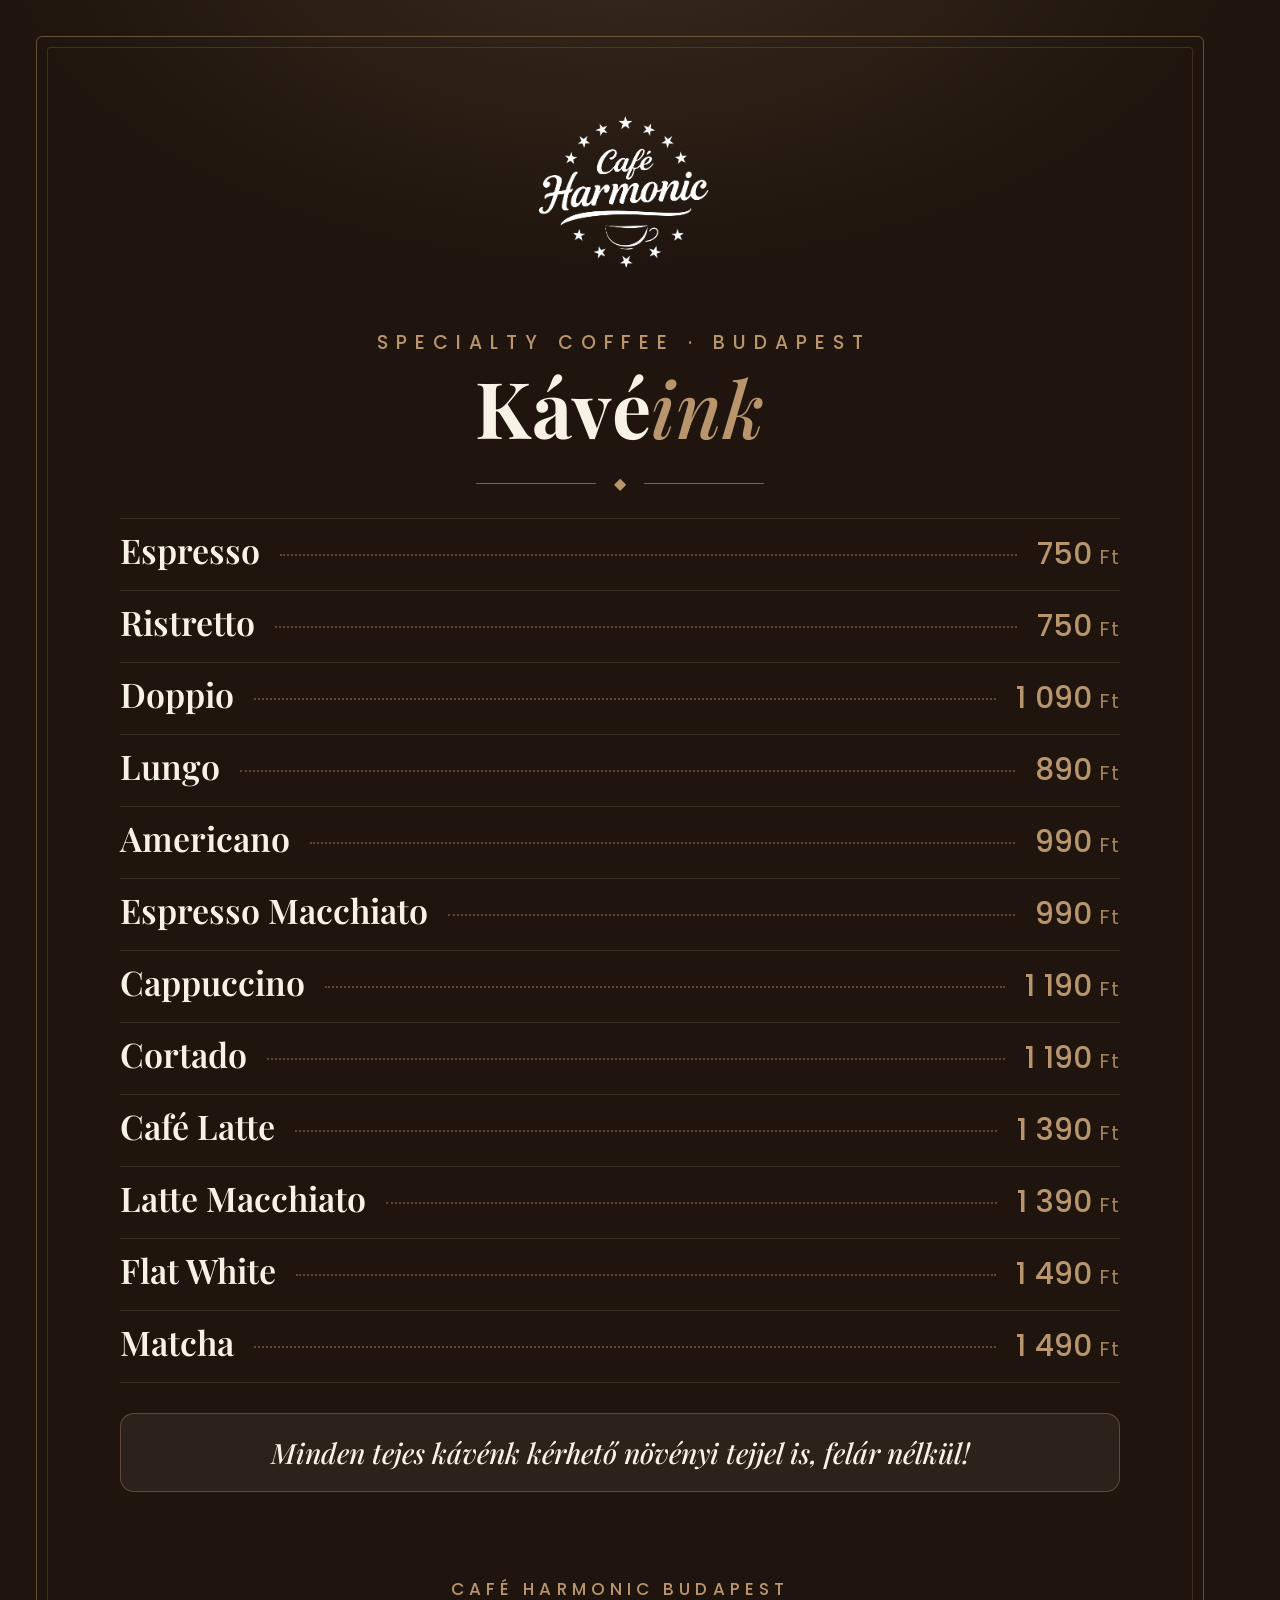
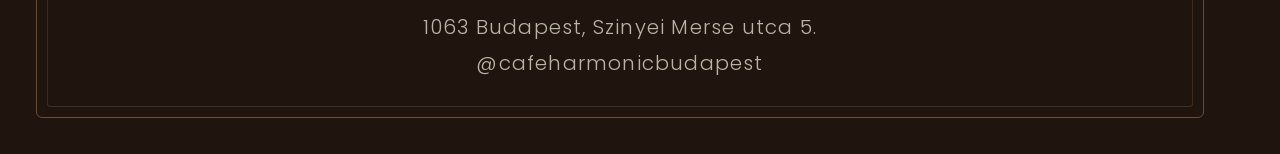
<file: arlista/asztali-hu.html>
<!doctype html>
<html lang="hu">
<head>
<meta charset="utf-8">
<title>Café Harmonic – Árlista (asztali, magyar)</title>
<link rel="preconnect" href="https://fonts.googleapis.com">
<link rel="preconnect" href="https://fonts.gstatic.com" crossorigin>
<link href="https://fonts.googleapis.com/css2?family=Playfair+Display:ital,wght@0,600;0,700;1,500&family=Poppins:wght@300;400;500;600&display=swap" rel="stylesheet">
<link rel="stylesheet" href="arlista.css">
</head>
<body>
<div class="sheet single">
  <div class="frame"></div>
  <img class="logo" src="../logo/cafe-harmony-09.png" alt="Café Harmonic">
  <div class="eyebrow">Specialty Coffee · Budapest</div>
  <h1>Kávé<em>ink</em></h1>
  <div class="orn"><i></i><b>◆</b><i></i></div>

  <div class="list">
    <div class="row"><span class="name">Espresso</span><span class="dots"></span><span class="price">750<small>Ft</small></span></div>
    <div class="row"><span class="name">Ristretto</span><span class="dots"></span><span class="price">750<small>Ft</small></span></div>
    <div class="row"><span class="name">Doppio</span><span class="dots"></span><span class="price">1 090<small>Ft</small></span></div>
    <div class="row"><span class="name">Lungo</span><span class="dots"></span><span class="price">890<small>Ft</small></span></div>
    <div class="row"><span class="name">Americano</span><span class="dots"></span><span class="price">990<small>Ft</small></span></div>
    <div class="row"><span class="name">Espresso Macchiato</span><span class="dots"></span><span class="price">990<small>Ft</small></span></div>
    <div class="row"><span class="name">Cappuccino</span><span class="dots"></span><span class="price">1 190<small>Ft</small></span></div>
    <div class="row"><span class="name">Cortado</span><span class="dots"></span><span class="price">1 190<small>Ft</small></span></div>
    <div class="row"><span class="name">Café Latte</span><span class="dots"></span><span class="price">1 390<small>Ft</small></span></div>
    <div class="row"><span class="name">Latte Macchiato</span><span class="dots"></span><span class="price">1 390<small>Ft</small></span></div>
    <div class="row"><span class="name">Flat White</span><span class="dots"></span><span class="price">1 490<small>Ft</small></span></div>
    <div class="row"><span class="name">Matcha</span><span class="dots"></span><span class="price">1 490<small>Ft</small></span></div>
  </div>

  <div class="note">
    <div class="only">Minden tejes kávénk kérhető növényi tejjel is, felár nélkül!</div>
  </div>

  <div class="foot">
    <strong>Café Harmonic Budapest</strong>
    <span>1063 Budapest, Szinyei Merse utca 5.</span>
    <span>@cafeharmonicbudapest</span>
  </div>
</div>
</body>
</html>
</file>
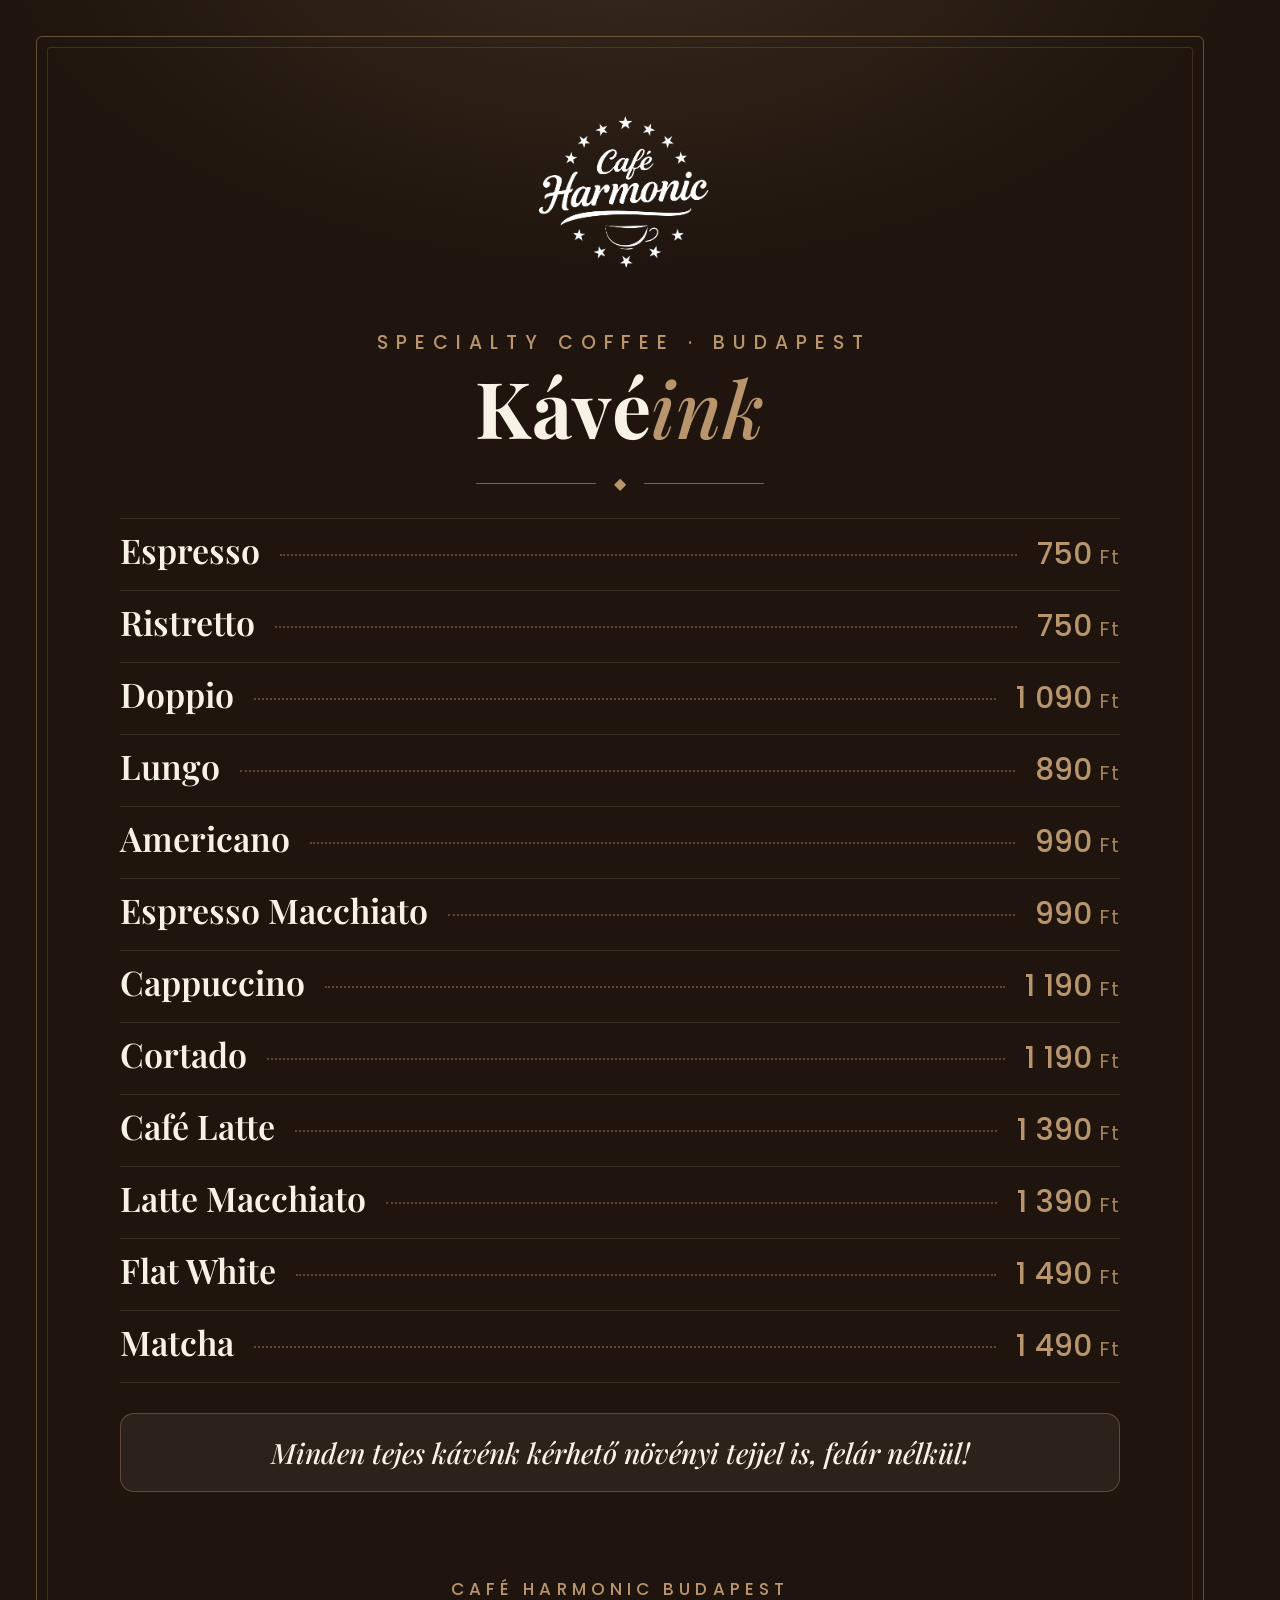
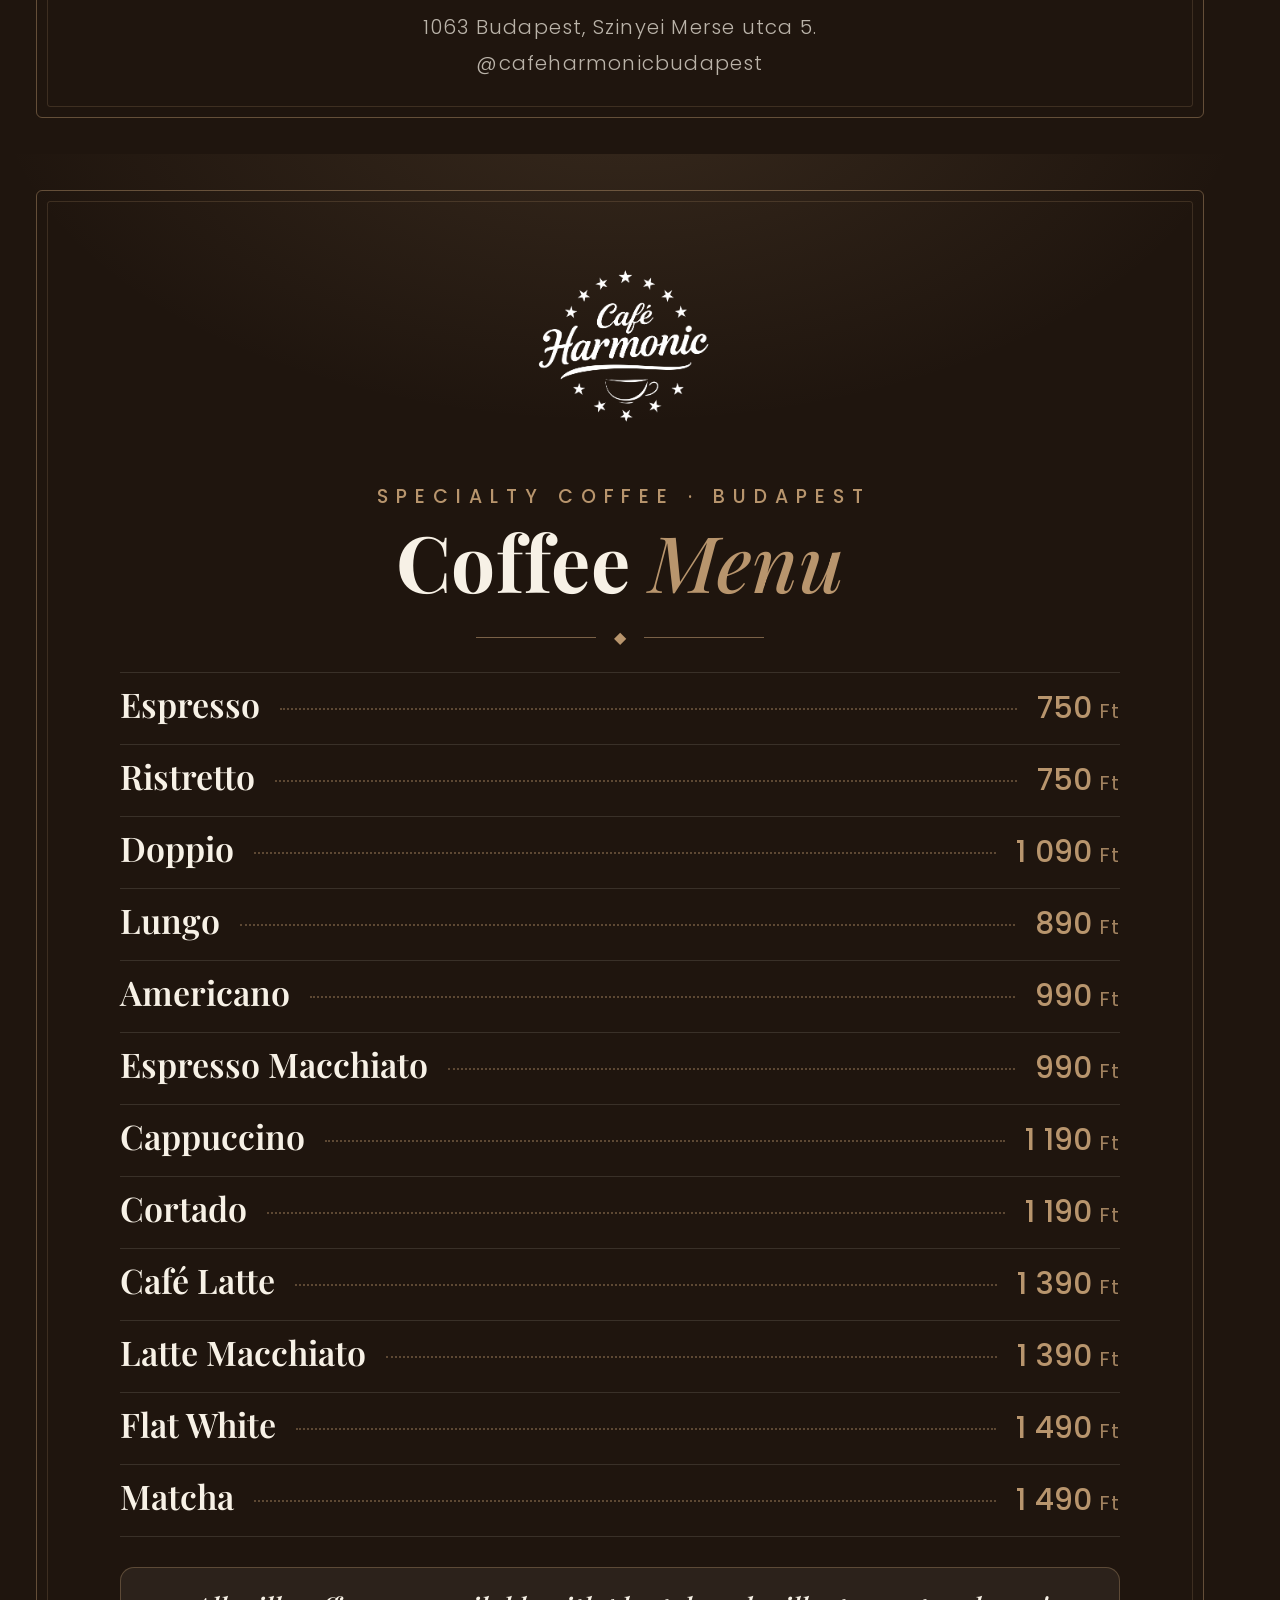
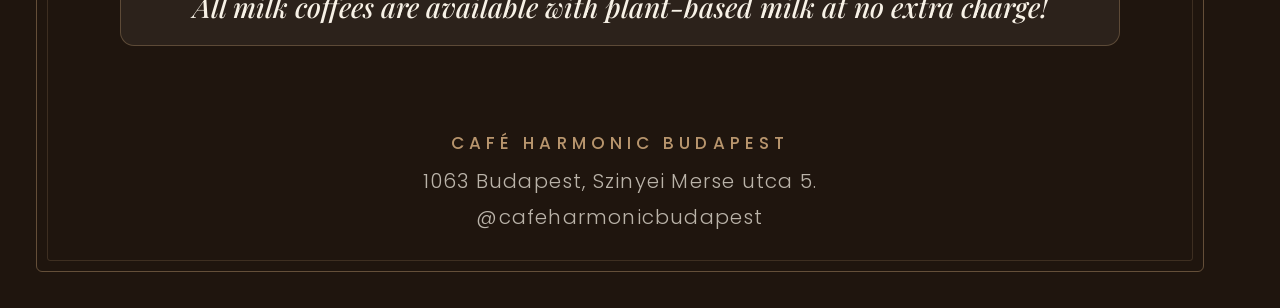
<file: arlista/asztali-ketoldalas.html>
<!doctype html>
<html lang="hu">
<head>
<meta charset="utf-8">
<title>Café Harmonic – Árlista / Coffee Menu (asztali, kétoldalas)</title>
<link rel="preconnect" href="https://fonts.googleapis.com">
<link rel="preconnect" href="https://fonts.gstatic.com" crossorigin>
<link href="https://fonts.googleapis.com/css2?family=Playfair+Display:ital,wght@0,600;0,700;1,500&family=Poppins:wght@300;400;500;600&display=swap" rel="stylesheet">
<link rel="stylesheet" href="arlista.css">
<style>html,body{height:auto} .sheet{break-after:page; page-break-after:always} .sheet:last-child{break-after:auto; page-break-after:auto}</style>
</head>
<body>
<div class="sheet single">
  <div class="frame"></div>
  <img class="logo" src="../logo/cafe-harmony-09.png" alt="Café Harmonic">
  <div class="eyebrow">Specialty Coffee · Budapest</div>
  <h1>Kávé<em>ink</em></h1>
  <div class="orn"><i></i><b>◆</b><i></i></div>

  <div class="list">
    <div class="row"><span class="name">Espresso</span><span class="dots"></span><span class="price">750<small>Ft</small></span></div>
    <div class="row"><span class="name">Ristretto</span><span class="dots"></span><span class="price">750<small>Ft</small></span></div>
    <div class="row"><span class="name">Doppio</span><span class="dots"></span><span class="price">1 090<small>Ft</small></span></div>
    <div class="row"><span class="name">Lungo</span><span class="dots"></span><span class="price">890<small>Ft</small></span></div>
    <div class="row"><span class="name">Americano</span><span class="dots"></span><span class="price">990<small>Ft</small></span></div>
    <div class="row"><span class="name">Espresso Macchiato</span><span class="dots"></span><span class="price">990<small>Ft</small></span></div>
    <div class="row"><span class="name">Cappuccino</span><span class="dots"></span><span class="price">1 190<small>Ft</small></span></div>
    <div class="row"><span class="name">Cortado</span><span class="dots"></span><span class="price">1 190<small>Ft</small></span></div>
    <div class="row"><span class="name">Café Latte</span><span class="dots"></span><span class="price">1 390<small>Ft</small></span></div>
    <div class="row"><span class="name">Latte Macchiato</span><span class="dots"></span><span class="price">1 390<small>Ft</small></span></div>
    <div class="row"><span class="name">Flat White</span><span class="dots"></span><span class="price">1 490<small>Ft</small></span></div>
    <div class="row"><span class="name">Matcha</span><span class="dots"></span><span class="price">1 490<small>Ft</small></span></div>
  </div>

  <div class="note">
    <div class="only">Minden tejes kávénk kérhető növényi tejjel is, felár nélkül!</div>
  </div>

  <div class="foot">
    <strong>Café Harmonic Budapest</strong>
    <span>1063 Budapest, Szinyei Merse utca 5.</span>
    <span>@cafeharmonicbudapest</span>
  </div>
</div>

<div class="sheet single">
  <div class="frame"></div>
  <img class="logo" src="../logo/cafe-harmony-09.png" alt="Café Harmonic">
  <div class="eyebrow">Specialty Coffee · Budapest</div>
  <h1>Coffee <em>Menu</em></h1>
  <div class="orn"><i></i><b>◆</b><i></i></div>

  <div class="list">
    <div class="row"><span class="name">Espresso</span><span class="dots"></span><span class="price">750<small>Ft</small></span></div>
    <div class="row"><span class="name">Ristretto</span><span class="dots"></span><span class="price">750<small>Ft</small></span></div>
    <div class="row"><span class="name">Doppio</span><span class="dots"></span><span class="price">1 090<small>Ft</small></span></div>
    <div class="row"><span class="name">Lungo</span><span class="dots"></span><span class="price">890<small>Ft</small></span></div>
    <div class="row"><span class="name">Americano</span><span class="dots"></span><span class="price">990<small>Ft</small></span></div>
    <div class="row"><span class="name">Espresso Macchiato</span><span class="dots"></span><span class="price">990<small>Ft</small></span></div>
    <div class="row"><span class="name">Cappuccino</span><span class="dots"></span><span class="price">1 190<small>Ft</small></span></div>
    <div class="row"><span class="name">Cortado</span><span class="dots"></span><span class="price">1 190<small>Ft</small></span></div>
    <div class="row"><span class="name">Café Latte</span><span class="dots"></span><span class="price">1 390<small>Ft</small></span></div>
    <div class="row"><span class="name">Latte Macchiato</span><span class="dots"></span><span class="price">1 390<small>Ft</small></span></div>
    <div class="row"><span class="name">Flat White</span><span class="dots"></span><span class="price">1 490<small>Ft</small></span></div>
    <div class="row"><span class="name">Matcha</span><span class="dots"></span><span class="price">1 490<small>Ft</small></span></div>
  </div>

  <div class="note">
    <div class="only">All milk coffees are available with plant-based milk at no extra charge!</div>
  </div>

  <div class="foot">
    <strong>Café Harmonic Budapest</strong>
    <span>1063 Budapest, Szinyei Merse utca 5.</span>
    <span>@cafeharmonicbudapest</span>
  </div>
</div>
</body>
</html>
</file>
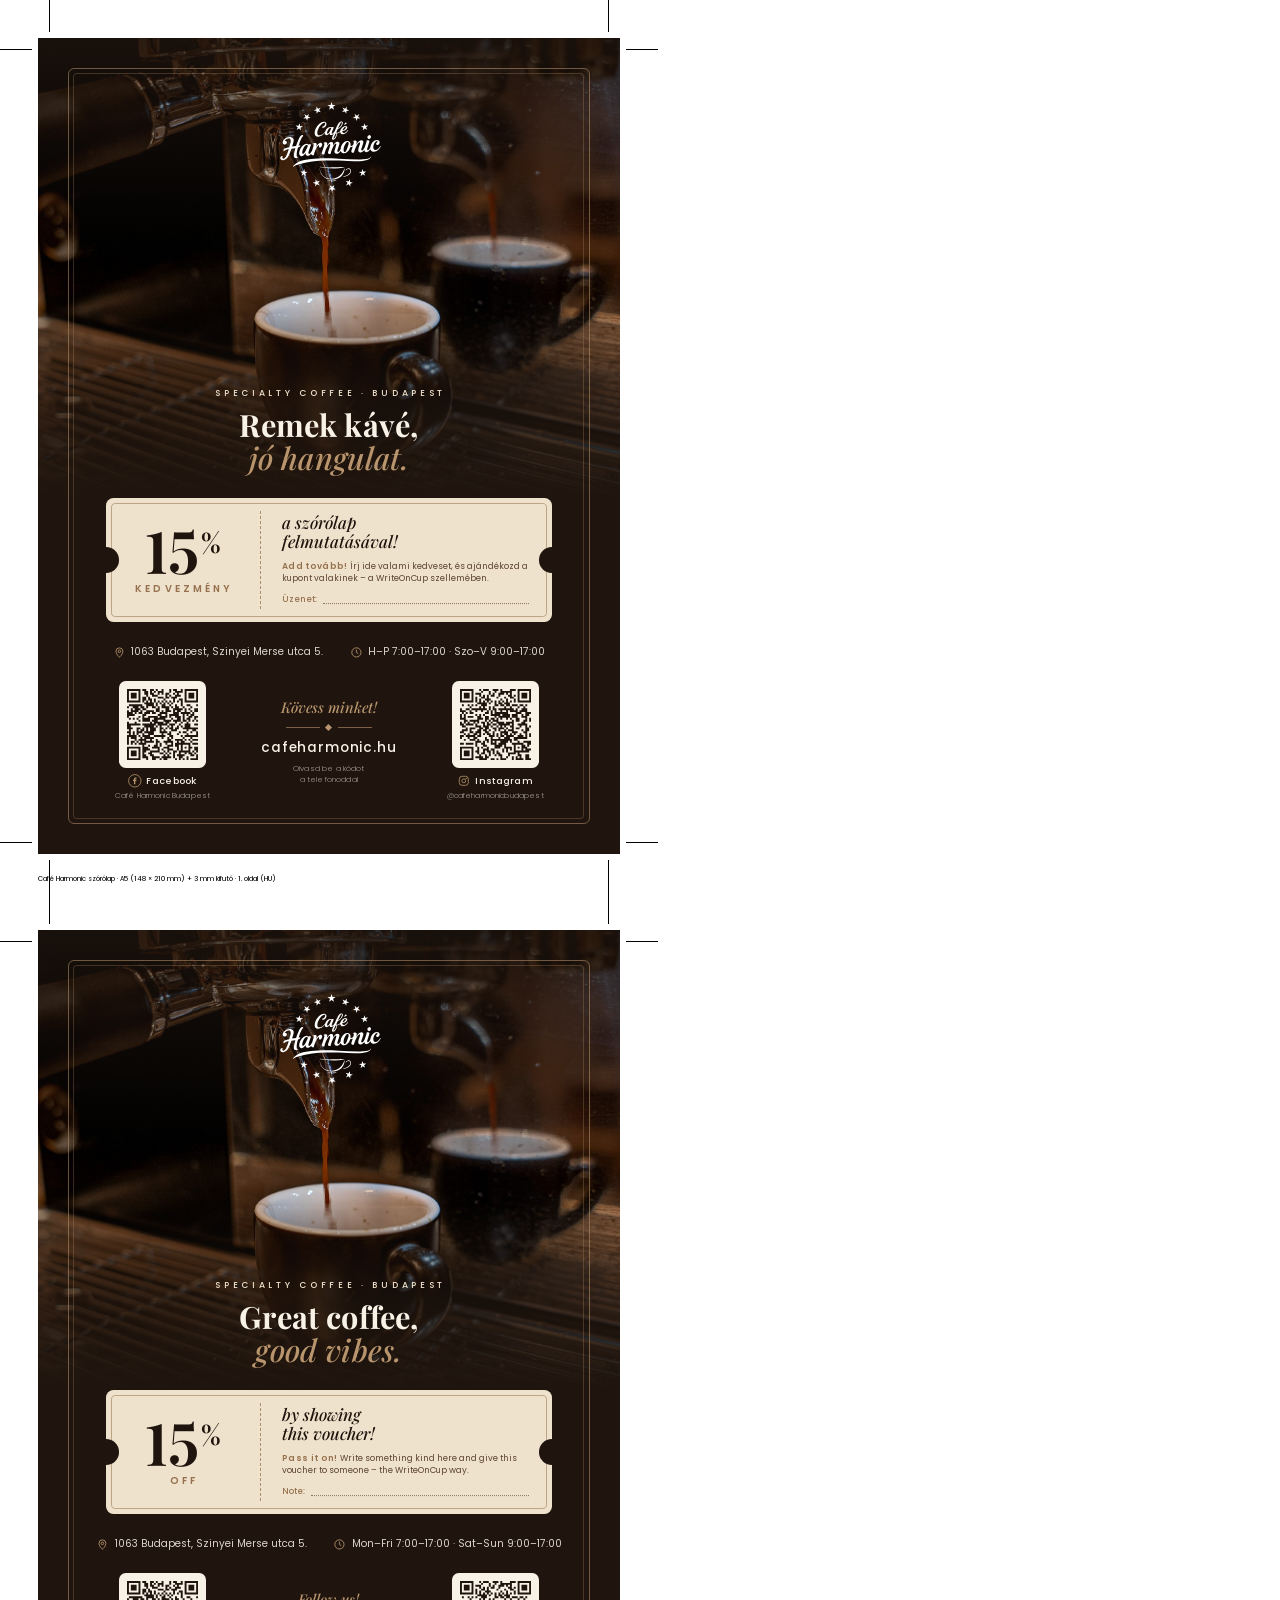
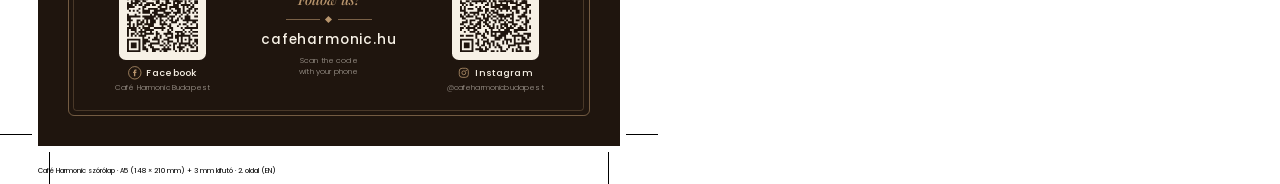
<file: szorolap/szorolap-vagojelekkel.html>
<!doctype html>
<html lang="hu">
<head>
<meta charset="utf-8">
<title>Café Harmonic – szórólap A5, vágójelekkel</title>
<link rel="stylesheet" href="szorolap.css">
<style>@page{ size:174mm 236mm; margin:0; }</style>
</head>
<body class="marks">
<div class="sheet"><section class="page" lang="hu">
  <div class="photo"></div>
  <div class="frame"></div>
  <div class="content">
    <div class="hero">
      <svg class="logo" id="Layer_1" data-name="Layer 1" xmlns="http://www.w3.org/2000/svg" viewBox="0 0 1000 1000">
  <defs>
    <style>
      .cls-1 {
        fill: #fff;
      }
    </style>
  </defs>
  <g>
    <path class="cls-1" d="M455.18,572.45c-7.31-1.92-9.45-8.35-7.37-14.68l16.07-48.92,4.8-19.47c.28-1.12-.36-3.78-1.11-4.62-2.18-2.46-6.72-1.57-6.35-3.4.83-4.05,13.36-7.44,21.27-6,5.35.98,9.64,5.08,8.58,10.71l-3.23,17.22,16.09-20.33c3.94-4.98,10.33-8.13,16.31-9.45,7.97-1.75,16.44,2.17,17.71,10.59.77,5.11-.27,10.55-.72,16.32,9.25-13.85,20.71-30.05,37.72-29.59,9.02.24,14.93,7.28,13.93,16.25-2.23,20.09-27.09,66.18-10.72,65.77,3.03-.08,7.81-3.29,9.61-5.97l10.92-16.33c1.32-28.58,22.39-63.29,52.24-64.85,15.51-.81,28.16,10.69,27.34,26.35l-.8,15.38c8.6-.82,15.29-4.58,21.55-9.62,3.28-8.27,5.35-16.75,5.58-25.83l-7.9-4.45c6.43-5.64,15.51-7.31,23.9-5.24,5.11,1.26,8.26,6.39,7.11,11.6l-4.56,20.65c10.97-15.82,23.52-36.4,43.55-35.12,8.91.57,15.18,7.31,13.95,16.62-.82,6.2-2.85,12.67-4.96,18.75l-11.59,33.4c-1.15,3.3-.52,8.41,1.79,11.02,1.89,2.14,6.76,1.23,8.76-.4,9.85-8.04,15.18-18.36,19.12-30.13l9.79-29.19c2.11-6.3,3.15-12.35,3.16-18.98,5.23-1.76,11.64-2.05,17.11-.4,3.77,1.14,6.42,5.17,5.3,8.89l-6.52,21.62-11.31,35.75c-1.06,3.34-.59,9.18,1.53,11.6,5.69,6.5,18.26-7.95,22.99-18.18,2.57-16.99,8.5-33.03,19.96-46,12.23-13.83,34.88-22.9,48.32-12.88,8.66,6.46,9.18,18.24,3.95,27.08-3.15,5.33-7.55,9.67-14.04,9.96-4.88.22-9.14-2.48-10.78-6.67s-.61-8.63,3.4-11.78c5.3-4.17,9.95-8.55,6.56-13.22-6.57-9.03-35.09,18.65-32.3,54.57.79,10.2,8.94,16.9,18.76,15.75,23.91-2.79,36.36-34.47,38.76-31.59l2.62,3.13c-12.2,24-33.51,47.16-61.54,43.38-10.85-1.46-18.47-8.85-22.38-19.58-10.28,16.07-27.78,28.77-42.03,18.82-4.08-2.85-6.77-7.55-7.18-14.21-9.58,12.78-23.38,24.52-38.13,18.6-28.93-11.61,15.13-73,3.19-79.73-6.78-3.82-21.82,17.81-27.82,28.78-9.27,16.93-15.39,34.53-20.59,53.53-4.86,2.06-10.88,1.76-15.68-.51-4.21-1.99-6.08-6.57-4.69-11.09l11.56-37.58c-7.46,3.4-13.01,5.83-20.51,7.08-6.28,23.12-24.4,47.84-49.2,48.41-12.25.28-22.56-6.82-26.89-18.99-7,7.94-12.37,15.46-21.02,19.96-8.57,4.45-19.61,4.69-26.14-3.04-3.73-4.41-4.51-12.25-2.9-17.79l8.6-29.52,6.47-22.81c.38-1.35-.98-4.66-2.14-5.44-6.27-4.19-20.06,17.27-25.55,28.09-8.85,17.44-14.76,35.6-19.1,54.76-4.95,1.26-10.06,1-14.53-1.02-4.61-2.07-7.33-7.11-5.7-12.28l13.17-41.8c2.5-7.92,6.38-19.24,3.35-23.4-2.26-3.1-9.6,1.66-14.55,8.41-16.29,22.22-24.51,46.59-31.71,73.32-3.64.7-8.42.95-12.18-.03ZM658.03,503.39c5.52-13.33,6.33-24.96,1.11-29.02-.73-.57-1.65-1.04-2.82-1.33-1.22-.08-3.2-.07-5.43.65-2.82.91-5.23,2.7-7.34,5.15-25.3,29.38-25.14,72.92-13.9,75.3.25.05,1.1.32,3.16-.34,7.97-2.57,11.27-11.37,21.12-38.91.68-1.9,2.16-6.05,4.11-11.5Z"/>
    <path class="cls-1" d="M471.71,399.01c-14.03,17.76-31.68,31.61-55.71,31.11-13.85-.29-24.19-10.17-25.28-24.1-2.27-29.15,16.05-61.01,38.23-79.92,11.66-9.94,29.73-18,43.78-13.95,8.16,2.35,12.99,9.51,12.13,17.9-1.77,17.24-18.6,33.53-31.85,28.04-2.99-1.24-4.16-5.22-2.43-7.45,7.99.08,14.9-4.21,19.11-10.96,4.57-7.34,7.74-16.06,2.41-20.52-5.56-4.65-18.91,3.82-26.84,11.37-18.56,17.68-40.01,55.95-32.15,79.42,5.64,16.85,34.51,8.88,48.03-5.88l12.74-13.9c5.61-13.56,13.35-25.77,25.73-33.37,7.5-4.53,16.58-6.67,24.31-3.07l1.78,3.02c.42.72,2.31-1.94,2.86-2.82,3.95-1.1,10-.15,14.66,2.05l-7.23,18.11c-4.18,10.47-12.56,27.8-7.66,31.89,3.49,2.9,10.51-3.12,14.58-9.03,3.17-4.59,7.24-9.39,9.39-14.47,7.64-18.04,14.69-35.48,24.98-52.09,4.78-7.72,9.91-14.68,18.06-18.99,5.08-2.68,11.79-3.7,16.8-.48,14.59,9.38-10.45,52.71-36.95,57.15l-11.67,26.96c2.81,3.88,7.73,4.57,12.16,3.52,8.71-1.84,14.39-8.1,20.1-15.16,4.13-13.57,12.13-25.71,24.76-32.72,7.27-4.04,15.07-6.38,22.96-4.26,6.58,1.77,10.06,7.56,7.81,14.08-5.43,15.73-21.54,22.33-38.34,24.87-1.4,3.36-1.14,9.15,1.38,12.17,3.97,4.76,10.41,4.36,15.88,2.71,10.49-4.41,18.25-11.98,24.35-21.67l2.77-1.33c.76-.37,1.24,2.45,1.12,3.15-6.57,9.66-13.59,18.51-23.47,24.5-8.35,5.29-17.65,7.84-27.09,5.21-8.17-2.61-13.03-9.27-12.96-18.65-7.17,8.13-15.13,13.85-25.74,13.63,1.07,23.16-19.43,59.35-36.99,47.53-9.78-6.58,6.96-35.57,12.33-50.02-5.93,5.6-9.36,12-16.87,13.98-5.46,1.43-12.08,1.35-15.92-3.61-1.82-2.35-1.63-7.43-1.99-11.41-8.32,11.63-22.02,22.28-32.54,14.32-5.05-3.82-5.16-9.59-5.53-16.84ZM577.16,362.11c7.74-2.02,12.8-6.55,17.39-11.57,11.24-10.74,19.33-36.33,12.22-35.48-3.87.46-7.7,4.3-10.05,7.68l-10.25,19.63-9.31,19.74ZM614.33,379.31c10.72-1.25,16.57-6.64,21.28-13.76,2.55-3.46,5.71-8.45,3.48-12.81-3.81-7.46-22.08,12.7-24.76,26.57ZM506.35,397.28c6.81-9.1,10.63-20.36,14.47-30.21.6-1.54,3.13-4.08,2.71-5.43s-3.09-3.61-4.63-3.59c-19.11.18-35.01,43.36-26.71,48.26,3.98,2.35,9.91-3.33,14.16-9.02ZM564.18,409.03c.66-3.36-1.73-6.8-5.18-7.05l-19.4,43.58c11.68,3.97,22.02-23.51,24.58-36.53Z"/>
    <path class="cls-1" d="M145.8,606.21c6.18-4.08,10.97-9.66,14.41-16.08,10-18.69,16.17-38.27,22.05-59.51-10.37,1.07-19.43,3.91-28.74,7.94-4.35,1.88-7.3,5.74-10.9,10.12-3.76-5.56-3.23-13.9.79-19.39,5.91-8.06,29.06-12.3,42.85-14.76,5.7-17.8,18.85-55.06,7.79-66.49-10.06-10.4-39.87,1.07-43.28,17.95,5.13-1.14,11.33-1.36,14.11,3.05,4.93,7.82.57,17.52-7.01,21.9-5.03,2.9-10.88,3.42-16.27.24-4.03-2.38-8.09-7.55-8.06-13.46.05-11,5.5-20.21,13.67-27.61,21.97-19.87,60.02-22.94,73.08-1.38,7.37,12.17-6.27,43.85-10.92,61.17l31.33-4.38c6.94-20.69,14.33-40.23,23.79-59.86,3.99-8.27,7.86-16.31,14.3-22.75s18.17-7.39,20.35.04c-4.29,4.67-8.6,9.09-11.7,14.69-11.42,20.61-19.77,42.3-25.75,65.28,4.97-.38,8.02-2.83,12.18-5.79,2.8,11.1-4.91,17.16-17.24,20.95-5.87,21.56-11.69,43.2-10.78,65.83.25,6.24,4.35,10.16,9.96,11.37,1.79,5.49-13,7.91-21.61,5.58-13.3-3.6-11.94-17.67-10.13-31.76,3.11-15.57,6.63-30.62,11.3-46.48l-31.43,4.55c-6.55,19.21-13.02,38.37-22.19,56.52-10.84,21.44-30.88,40.16-54.89,33.38-4.91-1.39-9.93-5.41-11.61-10.16-3.54-10.06,3.54-20.19,13.82-21.77,1.64-.25,4.63,1.26,4.43,2.57-1.99,4.22-3.7,10.07-1.83,14.64,2.2,5.36,8.91,7.33,14.12,3.89Z"/>
    <path class="cls-1" d="M264.99,650.99c-14.76,4.42-35.22,11.99-47.38,21.8-1.39-3.03-.06-6.47,2.11-9.21,20.54-25.97,55.29-39.08,87.59-46.3,36.26-8.1,72.38-11.27,109.74-12.66,54.82-2.04,108.63-1.1,163.29,1.82l81.65,4.36,81,2.6c19.46.62,38.04-.37,57.13-3.24,10.82-1.63,21-4.58,30.5-9.45,3.78-1.93,4.93-5.65,4.24-9.47,3.6-.26,5.42,3.69,4.03,6.77-8.66,19.14-42.89,25.23-64.52,27.4s-40.93,2.86-61.73,2.03l-55.59-2.23-72.12-3.15c-53.51-2.34-105.95-1.38-159.31,2.34-37.93,2.64-74.55,6.95-111.83,14.22-16.83,3.28-32.51,7.48-48.79,12.35Z"/>
    <path class="cls-1" d="M267.69,549.59c7-27.54,24.79-56.33,53.12-61.46,7.03-1.27,13.69,1.02,18.16,6.2,1.03-1.94,3.35-4.28,5.01-4.11l13.04,1.34c.79.08,2.72.88,2.73,1.51l.06,3.72-14.89,42.22-5.14,21.06c-.54,2.22,1.34,5.88,2.86,6.95,7.99,5.64,17.53-8.7,23.63-18.9,2.75-4.6,4.84-9.25,6.42-14.47l10.95-35.54c-.15-2.23-.39-6.09-1.42-7.49s-3.7-2.2-6.57-3.37c6.13-5.23,14.71-7.26,22.44-5.47,6.73,1.56,9.76,7.62,7.91,14.17l-4.93,17.52,13.73-19.71,9.63-9.38c5.16-5.02,13.69-6.49,20.11-2.89,11.88,6.65,4.9,28.95-6.19,34.85-2.87,1.53-7.12,1.45-9.4.22-3.45-1.85-4.72-5.66-4.24-9.51l.97-7.79c-3.67-.7-6.68.56-9.22,3.31-17.52,18.95-27.2,50.46-33.72,76.37-4.69,1.12-9.99.66-14.48-1.16-4.21-1.7-5.64-5.21-6.3-10.49-6.41,6.99-12.83,13.43-21.84,15.75-8.72,2.25-18.29-.71-21.47-9.66l-1.88-12.88c-5.95,10.51-13.61,20.49-25.03,24.85-11.18,4.27-22.59-1.45-24.99-13.09-1.51-7.32-.96-15.23.93-22.68ZM335.36,505.51c.21-1.2-.78-4.49-1.78-5.35-4.36-3.78-11.73-2.68-16.64.93-20.59,15.13-32.8,61.06-22.36,66.78,13.58,7.45,40.54-60.96,40.79-62.36Z"/>
    <polygon class="cls-1" points="525.46 199.61 505.66 213.85 512.96 190.55 493.29 175.72 517.84 175.83 525.78 152.89 533.08 175.65 557.58 175.9 537.99 190.61 545.38 213.81 525.46 199.61"/>
    <polygon class="cls-1" points="536.43 853.39 529.22 875.45 522.66 853.65 500.28 854.18 518.3 841.01 510.59 819.01 529.57 832.45 548.15 818.39 540.42 840.69 559.54 854.62 536.43 853.39"/>
    <polygon class="cls-1" points="264.88 365.49 244.99 376.29 254.53 355.93 237.28 340.76 260.3 343.62 269.66 323.46 273.77 345.41 296.76 348.7 276.62 359.11 280.84 381.24 264.88 365.49"/>
    <polygon class="cls-1" points="733.75 283.41 725.22 304.51 720.44 282.31 696.67 281.05 716.89 269.15 710.66 247.13 728.53 261.7 748.18 248.8 738.24 270.52 756.47 284.78 733.75 283.41"/>
    <polygon class="cls-1" points="775.98 732.28 758.47 746.86 764.24 724.61 744.02 713.21 767.38 711.67 772.71 689.49 780.9 710.48 803.86 708.97 786.41 723.11 795.27 744.25 775.98 732.28"/>
    <polygon class="cls-1" points="408.84 812.58 394.74 830.06 396.17 807.79 374.26 800.03 396.58 793.97 397.77 771.41 409.66 790.42 431.65 784.15 417.37 801.7 430.16 821.04 408.84 812.58"/>
    <polygon class="cls-1" points="329.82 304.36 321.27 283.38 298.13 285.04 316.36 270.59 306.95 248.57 326.78 261.66 344.33 247.15 338.09 269.23 357.44 281.13 334.75 282.19 329.82 304.36"/>
    <polygon class="cls-1" points="792.42 364.96 776.09 380.64 780.41 358.39 760.15 347.97 783.34 344.98 787.26 322.4 796.59 342.91 819.72 339.94 802.17 355.3 811.59 375.03 792.42 364.96"/>
    <polygon class="cls-1" points="662.42 812.42 641.15 820.92 653.76 801.71 638.88 783.94 660.97 790.31 672.89 771.16 674.11 793.83 696.61 799.8 675.11 807.16 677.08 830.31 662.42 812.42"/>
    <polygon class="cls-1" points="632.06 227.85 609.78 233.21 624.97 216.28 612.99 196.66 633.91 205.69 648.05 188.53 645.92 210.92 667.24 219.66 645.26 224.62 643.84 247.5 632.06 227.85"/>
    <polygon class="cls-1" points="303.74 731.99 284.21 743.76 293.05 723.17 275.92 709.11 298.34 710.7 306.76 689.54 311.84 711.47 334.41 713.27 315.14 724.29 320.93 746.8 303.74 731.99"/>
    <polygon class="cls-1" points="418.56 228.38 405.64 247.47 405.43 224.7 383.03 219.12 404.88 211.26 403.82 188.63 417.37 206.45 438.61 198.21 425.82 216.84 439.66 234.36 418.56 228.38"/>
    <path class="cls-1" d="M832.15,446.45c-6.35,3.57-13.08,1.77-16.94-3.83-2.98-4.32-2.92-9.95-.69-15.39,1.57-3.84,6.14-8.18,11.51-9.27,4.61-.93,9.39.96,12.39,4.08,6.09,6.34,3.9,18.69-6.27,24.41Z"/>
    <path class="cls-1" d="M621.05,750.91c-4.23-5.12,7.88-3.18,23.4-9.12,24.77-9.48,41.42-36.23,27.52-48.62-5.56-4.96-12.74-5.31-19.67-1.26-4.86,2.84-8.43,8.07-13.68,12.48.02-10.02,9.77-17.35,18.73-19.5,6.49-1.56,12.72.11,17.72,4.12,12.24,9.81,7.28,29.14-4.86,41.71-12.9,12.99-30.25,20.14-49.16,20.2Z"/>
    <path class="cls-1" d="M629.88,335.48c-.89.45-4.02-.77-3.56-1.63l6.43-12.1c1.15-2.16,4.96-4.48,7.09-4.62,3.57-.24,6.3,1.87,6.85,4.64.51,2.55-1.16,5.79-3.76,7.11l-13.06,6.6Z"/>
  </g>
  <path class="cls-1" d="M431.33,672.41c41.47,6.11,83.61,5.09,125.34,3.76,8.31-.33,16.65-.64,24.96-1.03,10.34-.43,20.89-1.12,31.26-1.47,6.1-.36,12.82-.79,18.96-.73,0,0,.15.77.15.77-4,1.43-8.07,2.65-12.16,3.82-53.49,14.42-109.77,7.66-163.75-.21-3.05-.45-9.41-1.45-12.47-1.97-4.15-.67-8.29-1.38-12.43-2.18l.14-.77h0Z"/>
  <path class="cls-1" d="M493.2,780.39c11.72,2.66,23.78,4.4,35.8,4.07,12.1-.5,23.46-2.95,35.69-3.73,0,0,.12.35.12.35-6.57,4.1-14.28,6.44-22.02,6.74-4.44.16-9.43.06-13.85-.32-9.15-.78-18.24-1.75-27.1-4.15-2.95-.73-5.87-1.6-8.74-2.61,0,0,.11-.36.11-.36h0Z"/>
  <path class="cls-1" d="M431.22,683.93c3.52,41.7,28.73,74.19,70.68,81.91,20.29,3.6,42.28,2.4,61.33-5.28,34.43-13.74,55.37-41.91,66.45-76.67,0,0,.78.09.78.09.12,3.14-.11,6.24-.45,9.35-1.07,9.4-3.63,18.54-7.39,27.28-15.06,34.04-43.04,51.24-79.79,53.11-17.1.79-34.59-.14-51.01-5.27,0,0-4.47-1.44-4.47-1.44-1.43-.61-5.14-1.99-6.53-2.65-1.5-.75-3.79-1.82-5.29-2.57-5.73-3.2-11.47-7.01-16.29-11.48-16.26-14.72-25.45-35.73-28.15-57.18-.37-3.05-.64-6.11-.65-9.2h.78Z"/>
</svg>
      <div class="eyebrow">Specialty Coffee · Budapest</div>
      <div class="tagline">Remek kávé,<br><em>jó hangulat.</em></div>
    </div>
    <div class="voucher">
      <i class="notch l"></i><i class="notch r"></i>
      <div class="stub"><div class="pct">15<small>%</small></div><div class="off">kedvezmény</div></div>
      <div class="body">
        <div class="show">a szórólap<br>felmutatásával!</div>
        <div class="pass"><b>Add tovább!</b> Írj ide valami kedveset, és ajándékozd a kupont valakinek – a WriteOnCup szellemében.</div>
        <div class="note-line">Üzenet:<i></i></div>
      </div>
    </div>
    <div class="info">
      <span><svg viewBox="0 0 24 24" fill="none"><path d="M12 21s-6.5-5.6-6.5-11a6.5 6.5 0 0 1 13 0c0 5.4-6.5 11-6.5 11Z" stroke="currentColor" stroke-width="1.6"/><circle cx="12" cy="10" r="2.4" stroke="currentColor" stroke-width="1.6"/></svg>1063 Budapest, Szinyei Merse utca 5.</span>
      <span><svg viewBox="0 0 24 24" fill="none"><circle cx="12" cy="12" r="8.6" stroke="currentColor" stroke-width="1.6"/><path d="M12 7.5V12l3 2" stroke="currentColor" stroke-width="1.6" stroke-linecap="round"/></svg>H–P 7:00–17:00 · Szo–V 9:00–17:00</span>
    </div>
    <div class="social">
      <div class="qr"><div class="tile"><svg xmlns="http://www.w3.org/2000/svg" viewBox="0 0 37 37"><path stroke="#1f150e" d="M0 0.5h7m1 0h2m2 0h2m1 0h1m2 0h1m3 0h1m1 0h2m2 0h1m1 0h7m-37 1h1m5 0h1m2 0h2m1 0h1m1 0h1m1 0h3m3 0h1m2 0h4m1 0h1m5 0h1m-37 1h1m1 0h3m1 0h1m2 0h2m1 0h2m2 0h1m1 0h1m1 0h2m2 0h1m1 0h1m3 0h1m1 0h3m1 0h1m-37 1h1m1 0h3m1 0h1m3 0h1m2 0h3m4 0h1m1 0h1m2 0h3m2 0h1m1 0h3m1 0h1m-37 1h1m1 0h3m1 0h1m1 0h2m1 0h1m4 0h3m1 0h2m1 0h3m4 0h1m1 0h3m1 0h1m-37 1h1m5 0h1m1 0h2m1 0h2m1 0h1m4 0h1m4 0h1m2 0h2m1 0h1m5 0h1m-37 1h7m1 0h1m1 0h1m1 0h1m1 0h1m1 0h1m1 0h1m1 0h1m1 0h1m1 0h1m1 0h1m1 0h1m1 0h7m-28 1h5m1 0h1m1 0h1m1 0h1m1 0h1m1 0h1m4 0h1m-28 1h7m2 0h4m1 0h1m2 0h2m2 0h1m2 0h1m2 0h1m2 0h2m3 0h1m-37 1h1m2 0h3m1 0h2m1 0h1m2 0h2m1 0h1m1 0h4m1 0h1m1 0h2m2 0h1m3 0h1m-32 1h1m1 0h3m1 0h2m5 0h2m3 0h2m2 0h5m1 0h1m1 0h1m2 0h2m-37 1h1m1 0h4m1 0h1m2 0h4m1 0h2m1 0h1m1 0h3m1 0h1m1 0h2m2 0h1m2 0h1m1 0h2m-37 1h3m1 0h1m1 0h2m1 0h3m1 0h2m2 0h4m3 0h3m1 0h5m1 0h1m-35 1h4m4 0h2m6 0h2m2 0h1m1 0h5m2 0h1m1 0h1m1 0h2m-35 1h1m5 0h1m1 0h1m2 0h5m1 0h4m1 0h1m2 0h3m1 0h1m2 0h2m1 0h2m-36 1h1m1 0h1m1 0h1m2 0h4m2 0h6m3 0h1m2 0h2m1 0h1m1 0h2m2 0h1m-30 1h1m1 0h4m1 0h3m3 0h4m1 0h4m1 0h2m1 0h1m1 0h1m1 0h1m-37 1h1m3 0h1m7 0h1m1 0h5m1 0h2m3 0h1m2 0h1m2 0h1m-32 1h7m1 0h7m1 0h5m1 0h3m2 0h1m2 0h3m2 0h2m-37 1h2m7 0h5m1 0h1m1 0h1m3 0h1m1 0h1m2 0h1m1 0h1m1 0h3m-33 1h3m2 0h2m1 0h1m1 0h1m1 0h3m2 0h2m1 0h1m1 0h2m1 0h2m2 0h8m-36 1h1m3 0h1m1 0h2m1 0h1m1 0h3m2 0h1m1 0h1m3 0h3m5 0h1m2 0h2m-36 1h2m1 0h1m1 0h3m1 0h5m3 0h4m1 0h1m4 0h1m1 0h2m2 0h1m2 0h1m-36 1h1m1 0h1m1 0h1m2 0h1m2 0h3m4 0h1m2 0h2m3 0h1m4 0h1m4 0h1m-37 1h5m1 0h1m1 0h4m2 0h6m2 0h2m4 0h1m1 0h7m-37 1h1m1 0h3m2 0h1m1 0h5m4 0h1m2 0h1m1 0h1m5 0h1m3 0h1m-34 1h1m3 0h1m1 0h4m2 0h1m2 0h1m5 0h2m2 0h4m1 0h1m1 0h1m1 0h3m-37 1h1m1 0h2m1 0h1m1 0h1m1 0h5m1 0h2m2 0h5m2 0h1m1 0h2m3 0h1m-34 1h1m1 0h1m1 0h1m1 0h4m5 0h1m1 0h1m2 0h1m2 0h1m1 0h8m1 0h3m-29 1h1m2 0h1m2 0h2m1 0h1m3 0h3m1 0h2m1 0h1m3 0h1m-33 1h7m1 0h3m2 0h4m2 0h3m4 0h1m1 0h1m1 0h1m1 0h2m1 0h2m-37 1h1m5 0h1m1 0h4m4 0h1m1 0h1m2 0h3m2 0h1m1 0h1m3 0h1m2 0h2m-37 1h1m1 0h3m1 0h1m1 0h2m2 0h5m2 0h1m1 0h1m2 0h2m1 0h6m1 0h1m1 0h1m-37 1h1m1 0h3m1 0h1m1 0h1m2 0h2m4 0h2m1 0h1m1 0h1m1 0h1m2 0h1m2 0h1m1 0h2m1 0h1m-36 1h1m1 0h3m1 0h1m1 0h2m2 0h2m5 0h1m1 0h1m2 0h1m1 0h4m3 0h2m1 0h1m-37 1h1m5 0h1m1 0h3m2 0h4m1 0h5m1 0h1m2 0h2m2 0h1m4 0h1m-37 1h7m3 0h1m2 0h2m2 0h1m1 0h2m4 0h1m1 0h1m1 0h1m1 0h1m1 0h4"/></svg></div><div class="label"><svg viewBox="0 0 24 24" fill="none"><circle cx="12" cy="12" r="11" stroke="currentColor" stroke-width="1.4"/><path d="M13.5 8.5h1.5V6h-1.7c-1.7 0-2.8 1.1-2.8 2.9V10H9v2.4h1.5V18h2.4v-5.6H14.6L15 10h-2.1V9c0-.4.2-.5.6-.5Z" fill="currentColor"/></svg>Facebook</div><div class="handle">Café Harmonic Budapest</div></div>
      <div class="web">
        <div class="follow">Kövess minket!</div>
        <div class="orn"><i></i><b></b><i></i></div>
        <div class="url">cafeharmonic.hu</div>
        <div class="scan">Olvasd be a kódot<br>a telefonoddal</div>
      </div>
      <div class="qr"><div class="tile"><svg xmlns="http://www.w3.org/2000/svg" viewBox="0 0 37 37"><path stroke="#1f150e" d="M0 0.5h7m3 0h1m1 0h3m2 0h3m1 0h1m4 0h3m1 0h7m-37 1h1m5 0h1m4 0h1m3 0h1m2 0h1m2 0h6m3 0h1m5 0h1m-37 1h1m1 0h3m1 0h1m1 0h3m4 0h1m1 0h1m2 0h3m1 0h1m1 0h1m3 0h1m1 0h3m1 0h1m-37 1h1m1 0h3m1 0h1m3 0h1m1 0h1m1 0h1m1 0h2m2 0h1m4 0h2m1 0h1m1 0h1m1 0h3m1 0h1m-37 1h1m1 0h3m1 0h1m1 0h1m2 0h2m1 0h1m4 0h1m3 0h1m2 0h2m2 0h1m1 0h3m1 0h1m-37 1h1m5 0h1m1 0h1m1 0h1m2 0h3m5 0h1m2 0h1m3 0h1m1 0h1m5 0h1m-37 1h7m1 0h1m1 0h1m1 0h1m1 0h1m1 0h1m1 0h1m1 0h1m1 0h1m1 0h1m1 0h1m1 0h1m1 0h7m-28 1h5m1 0h1m2 0h1m1 0h2m1 0h3m-25 1h1m2 0h1m1 0h1m1 0h1m2 0h3m4 0h2m1 0h2m1 0h2m1 0h3m1 0h2m1 0h1m-30 1h1m4 0h1m1 0h1m2 0h1m1 0h1m5 0h1m2 0h1m3 0h1m2 0h1m-34 1h1m2 0h2m1 0h8m1 0h1m1 0h2m1 0h8m1 0h1m2 0h3m-35 1h3m2 0h1m2 0h1m2 0h1m2 0h1m1 0h1m1 0h1m2 0h1m2 0h1m1 0h4m1 0h4m-34 1h1m1 0h1m1 0h2m6 0h2m1 0h1m1 0h7m4 0h3m2 0h3m-37 1h1m1 0h1m5 0h1m1 0h1m1 0h1m3 0h5m1 0h4m1 0h3m2 0h1m1 0h2m-36 1h1m1 0h1m1 0h3m2 0h2m2 0h2m3 0h1m1 0h6m1 0h3m2 0h3m-35 1h3m6 0h3m1 0h2m1 0h2m1 0h1m1 0h1m2 0h1m1 0h1m2 0h2m3 0h1m1 0h1m-35 1h2m1 0h5m3 0h1m1 0h1m1 0h3m7 0h1m1 0h2m2 0h2m1 0h1m-37 1h1m1 0h1m1 0h1m2 0h1m1 0h1m1 0h2m1 0h1m1 0h1m2 0h4m1 0h4m4 0h2m-34 1h2m1 0h4m1 0h1m3 0h1m1 0h2m1 0h2m1 0h6m1 0h1m2 0h5m-34 1h2m5 0h3m1 0h3m1 0h1m2 0h1m1 0h1m1 0h1m2 0h2m3 0h1m2 0h1m1 0h1m-34 1h1m1 0h3m2 0h2m1 0h2m2 0h2m1 0h3m1 0h1m2 0h1m1 0h2m3 0h2m-35 1h3m1 0h1m3 0h2m1 0h2m1 0h1m2 0h1m1 0h1m2 0h1m1 0h3m4 0h1m1 0h2m-36 1h2m3 0h2m1 0h3m2 0h2m2 0h1m3 0h4m2 0h3m3 0h2m-33 1h1m1 0h1m2 0h2m1 0h1m1 0h1m1 0h2m1 0h1m1 0h1m1 0h1m1 0h2m1 0h1m1 0h1m2 0h1m2 0h1m1 0h1m-37 1h2m1 0h5m1 0h2m4 0h3m1 0h1m1 0h2m1 0h4m2 0h3m1 0h1m1 0h1m-37 1h1m3 0h1m2 0h2m4 0h1m2 0h1m3 0h1m2 0h3m2 0h7m-33 1h1m2 0h3m1 0h1m3 0h2m1 0h11m1 0h2m-22 1h3m1 0h1m1 0h1m1 0h1m1 0h1m2 0h4m1 0h1m3 0h1m2 0h4m-37 1h2m1 0h4m1 0h1m2 0h2m3 0h3m1 0h4m3 0h6m2 0h2m-29 1h1m3 0h2m4 0h4m1 0h1m4 0h1m3 0h2m1 0h1m-36 1h7m2 0h1m1 0h1m2 0h1m3 0h3m2 0h4m1 0h1m1 0h1m1 0h3m-35 1h1m5 0h1m2 0h1m2 0h3m1 0h2m4 0h1m1 0h1m1 0h1m1 0h1m3 0h1m1 0h3m-37 1h1m1 0h3m1 0h1m1 0h2m2 0h1m1 0h2m1 0h1m1 0h1m2 0h1m1 0h1m3 0h8m-36 1h1m1 0h3m1 0h1m2 0h1m1 0h2m2 0h1m1 0h1m1 0h2m4 0h4m1 0h1m-31 1h1m1 0h3m1 0h1m3 0h1m2 0h1m1 0h1m2 0h1m1 0h2m3 0h1m4 0h2m2 0h2m-36 1h1m5 0h1m1 0h4m1 0h2m6 0h1m2 0h1m2 0h1m1 0h1m1 0h1m2 0h2m-36 1h7m3 0h4m2 0h2m1 0h1m1 0h3m3 0h1m1 0h4m1 0h3"/></svg></div><div class="label"><svg viewBox="0 0 24 24" fill="none"><rect x="4" y="4" width="16" height="16" rx="5" stroke="currentColor" stroke-width="1.4"/><circle cx="12" cy="12" r="3.4" stroke="currentColor" stroke-width="1.4"/><circle cx="16.2" cy="7.8" r="1" fill="currentColor"/></svg>Instagram</div><div class="handle">@cafeharmonicbudapest</div></div>
    </div>
  </div>
</section><i class="cm h" style="left:0mm;top:12.875mm"></i><i class="cm h" style="left:165.5mm;top:12.875mm"></i><i class="cm h" style="left:0mm;top:222.875mm"></i><i class="cm h" style="left:165.5mm;top:222.875mm"></i><i class="cm v" style="left:12.875mm;top:0mm"></i><i class="cm v" style="left:160.875mm;top:0mm"></i><i class="cm v" style="left:12.875mm;top:227.5mm"></i><i class="cm v" style="left:160.875mm;top:227.5mm"></i><span class="lbl">Café Harmonic szórólap · A5 (148 × 210 mm) + 3 mm kifutó · 1. oldal (HU)</span></div>
<div class="sheet"><section class="page" lang="en">
  <div class="photo"></div>
  <div class="frame"></div>
  <div class="content">
    <div class="hero">
      <svg class="logo" id="Layer_1" data-name="Layer 1" xmlns="http://www.w3.org/2000/svg" viewBox="0 0 1000 1000">
  <defs>
    <style>
      .cls-1 {
        fill: #fff;
      }
    </style>
  </defs>
  <g>
    <path class="cls-1" d="M455.18,572.45c-7.31-1.92-9.45-8.35-7.37-14.68l16.07-48.92,4.8-19.47c.28-1.12-.36-3.78-1.11-4.62-2.18-2.46-6.72-1.57-6.35-3.4.83-4.05,13.36-7.44,21.27-6,5.35.98,9.64,5.08,8.58,10.71l-3.23,17.22,16.09-20.33c3.94-4.98,10.33-8.13,16.31-9.45,7.97-1.75,16.44,2.17,17.71,10.59.77,5.11-.27,10.55-.72,16.32,9.25-13.85,20.71-30.05,37.72-29.59,9.02.24,14.93,7.28,13.93,16.25-2.23,20.09-27.09,66.18-10.72,65.77,3.03-.08,7.81-3.29,9.61-5.97l10.92-16.33c1.32-28.58,22.39-63.29,52.24-64.85,15.51-.81,28.16,10.69,27.34,26.35l-.8,15.38c8.6-.82,15.29-4.58,21.55-9.62,3.28-8.27,5.35-16.75,5.58-25.83l-7.9-4.45c6.43-5.64,15.51-7.31,23.9-5.24,5.11,1.26,8.26,6.39,7.11,11.6l-4.56,20.65c10.97-15.82,23.52-36.4,43.55-35.12,8.91.57,15.18,7.31,13.95,16.62-.82,6.2-2.85,12.67-4.96,18.75l-11.59,33.4c-1.15,3.3-.52,8.41,1.79,11.02,1.89,2.14,6.76,1.23,8.76-.4,9.85-8.04,15.18-18.36,19.12-30.13l9.79-29.19c2.11-6.3,3.15-12.35,3.16-18.98,5.23-1.76,11.64-2.05,17.11-.4,3.77,1.14,6.42,5.17,5.3,8.89l-6.52,21.62-11.31,35.75c-1.06,3.34-.59,9.18,1.53,11.6,5.69,6.5,18.26-7.95,22.99-18.18,2.57-16.99,8.5-33.03,19.96-46,12.23-13.83,34.88-22.9,48.32-12.88,8.66,6.46,9.18,18.24,3.95,27.08-3.15,5.33-7.55,9.67-14.04,9.96-4.88.22-9.14-2.48-10.78-6.67s-.61-8.63,3.4-11.78c5.3-4.17,9.95-8.55,6.56-13.22-6.57-9.03-35.09,18.65-32.3,54.57.79,10.2,8.94,16.9,18.76,15.75,23.91-2.79,36.36-34.47,38.76-31.59l2.62,3.13c-12.2,24-33.51,47.16-61.54,43.38-10.85-1.46-18.47-8.85-22.38-19.58-10.28,16.07-27.78,28.77-42.03,18.82-4.08-2.85-6.77-7.55-7.18-14.21-9.58,12.78-23.38,24.52-38.13,18.6-28.93-11.61,15.13-73,3.19-79.73-6.78-3.82-21.82,17.81-27.82,28.78-9.27,16.93-15.39,34.53-20.59,53.53-4.86,2.06-10.88,1.76-15.68-.51-4.21-1.99-6.08-6.57-4.69-11.09l11.56-37.58c-7.46,3.4-13.01,5.83-20.51,7.08-6.28,23.12-24.4,47.84-49.2,48.41-12.25.28-22.56-6.82-26.89-18.99-7,7.94-12.37,15.46-21.02,19.96-8.57,4.45-19.61,4.69-26.14-3.04-3.73-4.41-4.51-12.25-2.9-17.79l8.6-29.52,6.47-22.81c.38-1.35-.98-4.66-2.14-5.44-6.27-4.19-20.06,17.27-25.55,28.09-8.85,17.44-14.76,35.6-19.1,54.76-4.95,1.26-10.06,1-14.53-1.02-4.61-2.07-7.33-7.11-5.7-12.28l13.17-41.8c2.5-7.92,6.38-19.24,3.35-23.4-2.26-3.1-9.6,1.66-14.55,8.41-16.29,22.22-24.51,46.59-31.71,73.32-3.64.7-8.42.95-12.18-.03ZM658.03,503.39c5.52-13.33,6.33-24.96,1.11-29.02-.73-.57-1.65-1.04-2.82-1.33-1.22-.08-3.2-.07-5.43.65-2.82.91-5.23,2.7-7.34,5.15-25.3,29.38-25.14,72.92-13.9,75.3.25.05,1.1.32,3.16-.34,7.97-2.57,11.27-11.37,21.12-38.91.68-1.9,2.16-6.05,4.11-11.5Z"/>
    <path class="cls-1" d="M471.71,399.01c-14.03,17.76-31.68,31.61-55.71,31.11-13.85-.29-24.19-10.17-25.28-24.1-2.27-29.15,16.05-61.01,38.23-79.92,11.66-9.94,29.73-18,43.78-13.95,8.16,2.35,12.99,9.51,12.13,17.9-1.77,17.24-18.6,33.53-31.85,28.04-2.99-1.24-4.16-5.22-2.43-7.45,7.99.08,14.9-4.21,19.11-10.96,4.57-7.34,7.74-16.06,2.41-20.52-5.56-4.65-18.91,3.82-26.84,11.37-18.56,17.68-40.01,55.95-32.15,79.42,5.64,16.85,34.51,8.88,48.03-5.88l12.74-13.9c5.61-13.56,13.35-25.77,25.73-33.37,7.5-4.53,16.58-6.67,24.31-3.07l1.78,3.02c.42.72,2.31-1.94,2.86-2.82,3.95-1.1,10-.15,14.66,2.05l-7.23,18.11c-4.18,10.47-12.56,27.8-7.66,31.89,3.49,2.9,10.51-3.12,14.58-9.03,3.17-4.59,7.24-9.39,9.39-14.47,7.64-18.04,14.69-35.48,24.98-52.09,4.78-7.72,9.91-14.68,18.06-18.99,5.08-2.68,11.79-3.7,16.8-.48,14.59,9.38-10.45,52.71-36.95,57.15l-11.67,26.96c2.81,3.88,7.73,4.57,12.16,3.52,8.71-1.84,14.39-8.1,20.1-15.16,4.13-13.57,12.13-25.71,24.76-32.72,7.27-4.04,15.07-6.38,22.96-4.26,6.58,1.77,10.06,7.56,7.81,14.08-5.43,15.73-21.54,22.33-38.34,24.87-1.4,3.36-1.14,9.15,1.38,12.17,3.97,4.76,10.41,4.36,15.88,2.71,10.49-4.41,18.25-11.98,24.35-21.67l2.77-1.33c.76-.37,1.24,2.45,1.12,3.15-6.57,9.66-13.59,18.51-23.47,24.5-8.35,5.29-17.65,7.84-27.09,5.21-8.17-2.61-13.03-9.27-12.96-18.65-7.17,8.13-15.13,13.85-25.74,13.63,1.07,23.16-19.43,59.35-36.99,47.53-9.78-6.58,6.96-35.57,12.33-50.02-5.93,5.6-9.36,12-16.87,13.98-5.46,1.43-12.08,1.35-15.92-3.61-1.82-2.35-1.63-7.43-1.99-11.41-8.32,11.63-22.02,22.28-32.54,14.32-5.05-3.82-5.16-9.59-5.53-16.84ZM577.16,362.11c7.74-2.02,12.8-6.55,17.39-11.57,11.24-10.74,19.33-36.33,12.22-35.48-3.87.46-7.7,4.3-10.05,7.68l-10.25,19.63-9.31,19.74ZM614.33,379.31c10.72-1.25,16.57-6.64,21.28-13.76,2.55-3.46,5.71-8.45,3.48-12.81-3.81-7.46-22.08,12.7-24.76,26.57ZM506.35,397.28c6.81-9.1,10.63-20.36,14.47-30.21.6-1.54,3.13-4.08,2.71-5.43s-3.09-3.61-4.63-3.59c-19.11.18-35.01,43.36-26.71,48.26,3.98,2.35,9.91-3.33,14.16-9.02ZM564.18,409.03c.66-3.36-1.73-6.8-5.18-7.05l-19.4,43.58c11.68,3.97,22.02-23.51,24.58-36.53Z"/>
    <path class="cls-1" d="M145.8,606.21c6.18-4.08,10.97-9.66,14.41-16.08,10-18.69,16.17-38.27,22.05-59.51-10.37,1.07-19.43,3.91-28.74,7.94-4.35,1.88-7.3,5.74-10.9,10.12-3.76-5.56-3.23-13.9.79-19.39,5.91-8.06,29.06-12.3,42.85-14.76,5.7-17.8,18.85-55.06,7.79-66.49-10.06-10.4-39.87,1.07-43.28,17.95,5.13-1.14,11.33-1.36,14.11,3.05,4.93,7.82.57,17.52-7.01,21.9-5.03,2.9-10.88,3.42-16.27.24-4.03-2.38-8.09-7.55-8.06-13.46.05-11,5.5-20.21,13.67-27.61,21.97-19.87,60.02-22.94,73.08-1.38,7.37,12.17-6.27,43.85-10.92,61.17l31.33-4.38c6.94-20.69,14.33-40.23,23.79-59.86,3.99-8.27,7.86-16.31,14.3-22.75s18.17-7.39,20.35.04c-4.29,4.67-8.6,9.09-11.7,14.69-11.42,20.61-19.77,42.3-25.75,65.28,4.97-.38,8.02-2.83,12.18-5.79,2.8,11.1-4.91,17.16-17.24,20.95-5.87,21.56-11.69,43.2-10.78,65.83.25,6.24,4.35,10.16,9.96,11.37,1.79,5.49-13,7.91-21.61,5.58-13.3-3.6-11.94-17.67-10.13-31.76,3.11-15.57,6.63-30.62,11.3-46.48l-31.43,4.55c-6.55,19.21-13.02,38.37-22.19,56.52-10.84,21.44-30.88,40.16-54.89,33.38-4.91-1.39-9.93-5.41-11.61-10.16-3.54-10.06,3.54-20.19,13.82-21.77,1.64-.25,4.63,1.26,4.43,2.57-1.99,4.22-3.7,10.07-1.83,14.64,2.2,5.36,8.91,7.33,14.12,3.89Z"/>
    <path class="cls-1" d="M264.99,650.99c-14.76,4.42-35.22,11.99-47.38,21.8-1.39-3.03-.06-6.47,2.11-9.21,20.54-25.97,55.29-39.08,87.59-46.3,36.26-8.1,72.38-11.27,109.74-12.66,54.82-2.04,108.63-1.1,163.29,1.82l81.65,4.36,81,2.6c19.46.62,38.04-.37,57.13-3.24,10.82-1.63,21-4.58,30.5-9.45,3.78-1.93,4.93-5.65,4.24-9.47,3.6-.26,5.42,3.69,4.03,6.77-8.66,19.14-42.89,25.23-64.52,27.4s-40.93,2.86-61.73,2.03l-55.59-2.23-72.12-3.15c-53.51-2.34-105.95-1.38-159.31,2.34-37.93,2.64-74.55,6.95-111.83,14.22-16.83,3.28-32.51,7.48-48.79,12.35Z"/>
    <path class="cls-1" d="M267.69,549.59c7-27.54,24.79-56.33,53.12-61.46,7.03-1.27,13.69,1.02,18.16,6.2,1.03-1.94,3.35-4.28,5.01-4.11l13.04,1.34c.79.08,2.72.88,2.73,1.51l.06,3.72-14.89,42.22-5.14,21.06c-.54,2.22,1.34,5.88,2.86,6.95,7.99,5.64,17.53-8.7,23.63-18.9,2.75-4.6,4.84-9.25,6.42-14.47l10.95-35.54c-.15-2.23-.39-6.09-1.42-7.49s-3.7-2.2-6.57-3.37c6.13-5.23,14.71-7.26,22.44-5.47,6.73,1.56,9.76,7.62,7.91,14.17l-4.93,17.52,13.73-19.71,9.63-9.38c5.16-5.02,13.69-6.49,20.11-2.89,11.88,6.65,4.9,28.95-6.19,34.85-2.87,1.53-7.12,1.45-9.4.22-3.45-1.85-4.72-5.66-4.24-9.51l.97-7.79c-3.67-.7-6.68.56-9.22,3.31-17.52,18.95-27.2,50.46-33.72,76.37-4.69,1.12-9.99.66-14.48-1.16-4.21-1.7-5.64-5.21-6.3-10.49-6.41,6.99-12.83,13.43-21.84,15.75-8.72,2.25-18.29-.71-21.47-9.66l-1.88-12.88c-5.95,10.51-13.61,20.49-25.03,24.85-11.18,4.27-22.59-1.45-24.99-13.09-1.51-7.32-.96-15.23.93-22.68ZM335.36,505.51c.21-1.2-.78-4.49-1.78-5.35-4.36-3.78-11.73-2.68-16.64.93-20.59,15.13-32.8,61.06-22.36,66.78,13.58,7.45,40.54-60.96,40.79-62.36Z"/>
    <polygon class="cls-1" points="525.46 199.61 505.66 213.85 512.96 190.55 493.29 175.72 517.84 175.83 525.78 152.89 533.08 175.65 557.58 175.9 537.99 190.61 545.38 213.81 525.46 199.61"/>
    <polygon class="cls-1" points="536.43 853.39 529.22 875.45 522.66 853.65 500.28 854.18 518.3 841.01 510.59 819.01 529.57 832.45 548.15 818.39 540.42 840.69 559.54 854.62 536.43 853.39"/>
    <polygon class="cls-1" points="264.88 365.49 244.99 376.29 254.53 355.93 237.28 340.76 260.3 343.62 269.66 323.46 273.77 345.41 296.76 348.7 276.62 359.11 280.84 381.24 264.88 365.49"/>
    <polygon class="cls-1" points="733.75 283.41 725.22 304.51 720.44 282.31 696.67 281.05 716.89 269.15 710.66 247.13 728.53 261.7 748.18 248.8 738.24 270.52 756.47 284.78 733.75 283.41"/>
    <polygon class="cls-1" points="775.98 732.28 758.47 746.86 764.24 724.61 744.02 713.21 767.38 711.67 772.71 689.49 780.9 710.48 803.86 708.97 786.41 723.11 795.27 744.25 775.98 732.28"/>
    <polygon class="cls-1" points="408.84 812.58 394.74 830.06 396.17 807.79 374.26 800.03 396.58 793.97 397.77 771.41 409.66 790.42 431.65 784.15 417.37 801.7 430.16 821.04 408.84 812.58"/>
    <polygon class="cls-1" points="329.82 304.36 321.27 283.38 298.13 285.04 316.36 270.59 306.95 248.57 326.78 261.66 344.33 247.15 338.09 269.23 357.44 281.13 334.75 282.19 329.82 304.36"/>
    <polygon class="cls-1" points="792.42 364.96 776.09 380.64 780.41 358.39 760.15 347.97 783.34 344.98 787.26 322.4 796.59 342.91 819.72 339.94 802.17 355.3 811.59 375.03 792.42 364.96"/>
    <polygon class="cls-1" points="662.42 812.42 641.15 820.92 653.76 801.71 638.88 783.94 660.97 790.31 672.89 771.16 674.11 793.83 696.61 799.8 675.11 807.16 677.08 830.31 662.42 812.42"/>
    <polygon class="cls-1" points="632.06 227.85 609.78 233.21 624.97 216.28 612.99 196.66 633.91 205.69 648.05 188.53 645.92 210.92 667.24 219.66 645.26 224.62 643.84 247.5 632.06 227.85"/>
    <polygon class="cls-1" points="303.74 731.99 284.21 743.76 293.05 723.17 275.92 709.11 298.34 710.7 306.76 689.54 311.84 711.47 334.41 713.27 315.14 724.29 320.93 746.8 303.74 731.99"/>
    <polygon class="cls-1" points="418.56 228.38 405.64 247.47 405.43 224.7 383.03 219.12 404.88 211.26 403.82 188.63 417.37 206.45 438.61 198.21 425.82 216.84 439.66 234.36 418.56 228.38"/>
    <path class="cls-1" d="M832.15,446.45c-6.35,3.57-13.08,1.77-16.94-3.83-2.98-4.32-2.92-9.95-.69-15.39,1.57-3.84,6.14-8.18,11.51-9.27,4.61-.93,9.39.96,12.39,4.08,6.09,6.34,3.9,18.69-6.27,24.41Z"/>
    <path class="cls-1" d="M621.05,750.91c-4.23-5.12,7.88-3.18,23.4-9.12,24.77-9.48,41.42-36.23,27.52-48.62-5.56-4.96-12.74-5.31-19.67-1.26-4.86,2.84-8.43,8.07-13.68,12.48.02-10.02,9.77-17.35,18.73-19.5,6.49-1.56,12.72.11,17.72,4.12,12.24,9.81,7.28,29.14-4.86,41.71-12.9,12.99-30.25,20.14-49.16,20.2Z"/>
    <path class="cls-1" d="M629.88,335.48c-.89.45-4.02-.77-3.56-1.63l6.43-12.1c1.15-2.16,4.96-4.48,7.09-4.62,3.57-.24,6.3,1.87,6.85,4.64.51,2.55-1.16,5.79-3.76,7.11l-13.06,6.6Z"/>
  </g>
  <path class="cls-1" d="M431.33,672.41c41.47,6.11,83.61,5.09,125.34,3.76,8.31-.33,16.65-.64,24.96-1.03,10.34-.43,20.89-1.12,31.26-1.47,6.1-.36,12.82-.79,18.96-.73,0,0,.15.77.15.77-4,1.43-8.07,2.65-12.16,3.82-53.49,14.42-109.77,7.66-163.75-.21-3.05-.45-9.41-1.45-12.47-1.97-4.15-.67-8.29-1.38-12.43-2.18l.14-.77h0Z"/>
  <path class="cls-1" d="M493.2,780.39c11.72,2.66,23.78,4.4,35.8,4.07,12.1-.5,23.46-2.95,35.69-3.73,0,0,.12.35.12.35-6.57,4.1-14.28,6.44-22.02,6.74-4.44.16-9.43.06-13.85-.32-9.15-.78-18.24-1.75-27.1-4.15-2.95-.73-5.87-1.6-8.74-2.61,0,0,.11-.36.11-.36h0Z"/>
  <path class="cls-1" d="M431.22,683.93c3.52,41.7,28.73,74.19,70.68,81.91,20.29,3.6,42.28,2.4,61.33-5.28,34.43-13.74,55.37-41.91,66.45-76.67,0,0,.78.09.78.09.12,3.14-.11,6.24-.45,9.35-1.07,9.4-3.63,18.54-7.39,27.28-15.06,34.04-43.04,51.24-79.79,53.11-17.1.79-34.59-.14-51.01-5.27,0,0-4.47-1.44-4.47-1.44-1.43-.61-5.14-1.99-6.53-2.65-1.5-.75-3.79-1.82-5.29-2.57-5.73-3.2-11.47-7.01-16.29-11.48-16.26-14.72-25.45-35.73-28.15-57.18-.37-3.05-.64-6.11-.65-9.2h.78Z"/>
</svg>
      <div class="eyebrow">Specialty Coffee · Budapest</div>
      <div class="tagline">Great coffee,<br><em>good vibes.</em></div>
    </div>
    <div class="voucher">
      <i class="notch l"></i><i class="notch r"></i>
      <div class="stub"><div class="pct">15<small>%</small></div><div class="off">off</div></div>
      <div class="body">
        <div class="show">by showing<br>this voucher!</div>
        <div class="pass"><b>Pass it on!</b> Write something kind here and give this voucher to someone – the WriteOnCup way.</div>
        <div class="note-line">Note:<i></i></div>
      </div>
    </div>
    <div class="info">
      <span><svg viewBox="0 0 24 24" fill="none"><path d="M12 21s-6.5-5.6-6.5-11a6.5 6.5 0 0 1 13 0c0 5.4-6.5 11-6.5 11Z" stroke="currentColor" stroke-width="1.6"/><circle cx="12" cy="10" r="2.4" stroke="currentColor" stroke-width="1.6"/></svg>1063 Budapest, Szinyei Merse utca 5.</span>
      <span><svg viewBox="0 0 24 24" fill="none"><circle cx="12" cy="12" r="8.6" stroke="currentColor" stroke-width="1.6"/><path d="M12 7.5V12l3 2" stroke="currentColor" stroke-width="1.6" stroke-linecap="round"/></svg>Mon–Fri 7:00–17:00 · Sat–Sun 9:00–17:00</span>
    </div>
    <div class="social">
      <div class="qr"><div class="tile"><svg xmlns="http://www.w3.org/2000/svg" viewBox="0 0 37 37"><path stroke="#1f150e" d="M0 0.5h7m1 0h2m2 0h2m1 0h1m2 0h1m3 0h1m1 0h2m2 0h1m1 0h7m-37 1h1m5 0h1m2 0h2m1 0h1m1 0h1m1 0h3m3 0h1m2 0h4m1 0h1m5 0h1m-37 1h1m1 0h3m1 0h1m2 0h2m1 0h2m2 0h1m1 0h1m1 0h2m2 0h1m1 0h1m3 0h1m1 0h3m1 0h1m-37 1h1m1 0h3m1 0h1m3 0h1m2 0h3m4 0h1m1 0h1m2 0h3m2 0h1m1 0h3m1 0h1m-37 1h1m1 0h3m1 0h1m1 0h2m1 0h1m4 0h3m1 0h2m1 0h3m4 0h1m1 0h3m1 0h1m-37 1h1m5 0h1m1 0h2m1 0h2m1 0h1m4 0h1m4 0h1m2 0h2m1 0h1m5 0h1m-37 1h7m1 0h1m1 0h1m1 0h1m1 0h1m1 0h1m1 0h1m1 0h1m1 0h1m1 0h1m1 0h1m1 0h1m1 0h7m-28 1h5m1 0h1m1 0h1m1 0h1m1 0h1m1 0h1m4 0h1m-28 1h7m2 0h4m1 0h1m2 0h2m2 0h1m2 0h1m2 0h1m2 0h2m3 0h1m-37 1h1m2 0h3m1 0h2m1 0h1m2 0h2m1 0h1m1 0h4m1 0h1m1 0h2m2 0h1m3 0h1m-32 1h1m1 0h3m1 0h2m5 0h2m3 0h2m2 0h5m1 0h1m1 0h1m2 0h2m-37 1h1m1 0h4m1 0h1m2 0h4m1 0h2m1 0h1m1 0h3m1 0h1m1 0h2m2 0h1m2 0h1m1 0h2m-37 1h3m1 0h1m1 0h2m1 0h3m1 0h2m2 0h4m3 0h3m1 0h5m1 0h1m-35 1h4m4 0h2m6 0h2m2 0h1m1 0h5m2 0h1m1 0h1m1 0h2m-35 1h1m5 0h1m1 0h1m2 0h5m1 0h4m1 0h1m2 0h3m1 0h1m2 0h2m1 0h2m-36 1h1m1 0h1m1 0h1m2 0h4m2 0h6m3 0h1m2 0h2m1 0h1m1 0h2m2 0h1m-30 1h1m1 0h4m1 0h3m3 0h4m1 0h4m1 0h2m1 0h1m1 0h1m1 0h1m-37 1h1m3 0h1m7 0h1m1 0h5m1 0h2m3 0h1m2 0h1m2 0h1m-32 1h7m1 0h7m1 0h5m1 0h3m2 0h1m2 0h3m2 0h2m-37 1h2m7 0h5m1 0h1m1 0h1m3 0h1m1 0h1m2 0h1m1 0h1m1 0h3m-33 1h3m2 0h2m1 0h1m1 0h1m1 0h3m2 0h2m1 0h1m1 0h2m1 0h2m2 0h8m-36 1h1m3 0h1m1 0h2m1 0h1m1 0h3m2 0h1m1 0h1m3 0h3m5 0h1m2 0h2m-36 1h2m1 0h1m1 0h3m1 0h5m3 0h4m1 0h1m4 0h1m1 0h2m2 0h1m2 0h1m-36 1h1m1 0h1m1 0h1m2 0h1m2 0h3m4 0h1m2 0h2m3 0h1m4 0h1m4 0h1m-37 1h5m1 0h1m1 0h4m2 0h6m2 0h2m4 0h1m1 0h7m-37 1h1m1 0h3m2 0h1m1 0h5m4 0h1m2 0h1m1 0h1m5 0h1m3 0h1m-34 1h1m3 0h1m1 0h4m2 0h1m2 0h1m5 0h2m2 0h4m1 0h1m1 0h1m1 0h3m-37 1h1m1 0h2m1 0h1m1 0h1m1 0h5m1 0h2m2 0h5m2 0h1m1 0h2m3 0h1m-34 1h1m1 0h1m1 0h1m1 0h4m5 0h1m1 0h1m2 0h1m2 0h1m1 0h8m1 0h3m-29 1h1m2 0h1m2 0h2m1 0h1m3 0h3m1 0h2m1 0h1m3 0h1m-33 1h7m1 0h3m2 0h4m2 0h3m4 0h1m1 0h1m1 0h1m1 0h2m1 0h2m-37 1h1m5 0h1m1 0h4m4 0h1m1 0h1m2 0h3m2 0h1m1 0h1m3 0h1m2 0h2m-37 1h1m1 0h3m1 0h1m1 0h2m2 0h5m2 0h1m1 0h1m2 0h2m1 0h6m1 0h1m1 0h1m-37 1h1m1 0h3m1 0h1m1 0h1m2 0h2m4 0h2m1 0h1m1 0h1m1 0h1m2 0h1m2 0h1m1 0h2m1 0h1m-36 1h1m1 0h3m1 0h1m1 0h2m2 0h2m5 0h1m1 0h1m2 0h1m1 0h4m3 0h2m1 0h1m-37 1h1m5 0h1m1 0h3m2 0h4m1 0h5m1 0h1m2 0h2m2 0h1m4 0h1m-37 1h7m3 0h1m2 0h2m2 0h1m1 0h2m4 0h1m1 0h1m1 0h1m1 0h1m1 0h4"/></svg></div><div class="label"><svg viewBox="0 0 24 24" fill="none"><circle cx="12" cy="12" r="11" stroke="currentColor" stroke-width="1.4"/><path d="M13.5 8.5h1.5V6h-1.7c-1.7 0-2.8 1.1-2.8 2.9V10H9v2.4h1.5V18h2.4v-5.6H14.6L15 10h-2.1V9c0-.4.2-.5.6-.5Z" fill="currentColor"/></svg>Facebook</div><div class="handle">Café Harmonic Budapest</div></div>
      <div class="web">
        <div class="follow">Follow us!</div>
        <div class="orn"><i></i><b></b><i></i></div>
        <div class="url">cafeharmonic.hu</div>
        <div class="scan">Scan the code<br>with your phone</div>
      </div>
      <div class="qr"><div class="tile"><svg xmlns="http://www.w3.org/2000/svg" viewBox="0 0 37 37"><path stroke="#1f150e" d="M0 0.5h7m3 0h1m1 0h3m2 0h3m1 0h1m4 0h3m1 0h7m-37 1h1m5 0h1m4 0h1m3 0h1m2 0h1m2 0h6m3 0h1m5 0h1m-37 1h1m1 0h3m1 0h1m1 0h3m4 0h1m1 0h1m2 0h3m1 0h1m1 0h1m3 0h1m1 0h3m1 0h1m-37 1h1m1 0h3m1 0h1m3 0h1m1 0h1m1 0h1m1 0h2m2 0h1m4 0h2m1 0h1m1 0h1m1 0h3m1 0h1m-37 1h1m1 0h3m1 0h1m1 0h1m2 0h2m1 0h1m4 0h1m3 0h1m2 0h2m2 0h1m1 0h3m1 0h1m-37 1h1m5 0h1m1 0h1m1 0h1m2 0h3m5 0h1m2 0h1m3 0h1m1 0h1m5 0h1m-37 1h7m1 0h1m1 0h1m1 0h1m1 0h1m1 0h1m1 0h1m1 0h1m1 0h1m1 0h1m1 0h1m1 0h1m1 0h7m-28 1h5m1 0h1m2 0h1m1 0h2m1 0h3m-25 1h1m2 0h1m1 0h1m1 0h1m2 0h3m4 0h2m1 0h2m1 0h2m1 0h3m1 0h2m1 0h1m-30 1h1m4 0h1m1 0h1m2 0h1m1 0h1m5 0h1m2 0h1m3 0h1m2 0h1m-34 1h1m2 0h2m1 0h8m1 0h1m1 0h2m1 0h8m1 0h1m2 0h3m-35 1h3m2 0h1m2 0h1m2 0h1m2 0h1m1 0h1m1 0h1m2 0h1m2 0h1m1 0h4m1 0h4m-34 1h1m1 0h1m1 0h2m6 0h2m1 0h1m1 0h7m4 0h3m2 0h3m-37 1h1m1 0h1m5 0h1m1 0h1m1 0h1m3 0h5m1 0h4m1 0h3m2 0h1m1 0h2m-36 1h1m1 0h1m1 0h3m2 0h2m2 0h2m3 0h1m1 0h6m1 0h3m2 0h3m-35 1h3m6 0h3m1 0h2m1 0h2m1 0h1m1 0h1m2 0h1m1 0h1m2 0h2m3 0h1m1 0h1m-35 1h2m1 0h5m3 0h1m1 0h1m1 0h3m7 0h1m1 0h2m2 0h2m1 0h1m-37 1h1m1 0h1m1 0h1m2 0h1m1 0h1m1 0h2m1 0h1m1 0h1m2 0h4m1 0h4m4 0h2m-34 1h2m1 0h4m1 0h1m3 0h1m1 0h2m1 0h2m1 0h6m1 0h1m2 0h5m-34 1h2m5 0h3m1 0h3m1 0h1m2 0h1m1 0h1m1 0h1m2 0h2m3 0h1m2 0h1m1 0h1m-34 1h1m1 0h3m2 0h2m1 0h2m2 0h2m1 0h3m1 0h1m2 0h1m1 0h2m3 0h2m-35 1h3m1 0h1m3 0h2m1 0h2m1 0h1m2 0h1m1 0h1m2 0h1m1 0h3m4 0h1m1 0h2m-36 1h2m3 0h2m1 0h3m2 0h2m2 0h1m3 0h4m2 0h3m3 0h2m-33 1h1m1 0h1m2 0h2m1 0h1m1 0h1m1 0h2m1 0h1m1 0h1m1 0h1m1 0h2m1 0h1m1 0h1m2 0h1m2 0h1m1 0h1m-37 1h2m1 0h5m1 0h2m4 0h3m1 0h1m1 0h2m1 0h4m2 0h3m1 0h1m1 0h1m-37 1h1m3 0h1m2 0h2m4 0h1m2 0h1m3 0h1m2 0h3m2 0h7m-33 1h1m2 0h3m1 0h1m3 0h2m1 0h11m1 0h2m-22 1h3m1 0h1m1 0h1m1 0h1m1 0h1m2 0h4m1 0h1m3 0h1m2 0h4m-37 1h2m1 0h4m1 0h1m2 0h2m3 0h3m1 0h4m3 0h6m2 0h2m-29 1h1m3 0h2m4 0h4m1 0h1m4 0h1m3 0h2m1 0h1m-36 1h7m2 0h1m1 0h1m2 0h1m3 0h3m2 0h4m1 0h1m1 0h1m1 0h3m-35 1h1m5 0h1m2 0h1m2 0h3m1 0h2m4 0h1m1 0h1m1 0h1m1 0h1m3 0h1m1 0h3m-37 1h1m1 0h3m1 0h1m1 0h2m2 0h1m1 0h2m1 0h1m1 0h1m2 0h1m1 0h1m3 0h8m-36 1h1m1 0h3m1 0h1m2 0h1m1 0h2m2 0h1m1 0h1m1 0h2m4 0h4m1 0h1m-31 1h1m1 0h3m1 0h1m3 0h1m2 0h1m1 0h1m2 0h1m1 0h2m3 0h1m4 0h2m2 0h2m-36 1h1m5 0h1m1 0h4m1 0h2m6 0h1m2 0h1m2 0h1m1 0h1m1 0h1m2 0h2m-36 1h7m3 0h4m2 0h2m1 0h1m1 0h3m3 0h1m1 0h4m1 0h3"/></svg></div><div class="label"><svg viewBox="0 0 24 24" fill="none"><rect x="4" y="4" width="16" height="16" rx="5" stroke="currentColor" stroke-width="1.4"/><circle cx="12" cy="12" r="3.4" stroke="currentColor" stroke-width="1.4"/><circle cx="16.2" cy="7.8" r="1" fill="currentColor"/></svg>Instagram</div><div class="handle">@cafeharmonicbudapest</div></div>
    </div>
  </div>
</section><i class="cm h" style="left:0mm;top:12.875mm"></i><i class="cm h" style="left:165.5mm;top:12.875mm"></i><i class="cm h" style="left:0mm;top:222.875mm"></i><i class="cm h" style="left:165.5mm;top:222.875mm"></i><i class="cm v" style="left:12.875mm;top:0mm"></i><i class="cm v" style="left:160.875mm;top:0mm"></i><i class="cm v" style="left:12.875mm;top:227.5mm"></i><i class="cm v" style="left:160.875mm;top:227.5mm"></i><span class="lbl">Café Harmonic szórólap · A5 (148 × 210 mm) + 3 mm kifutó · 2. oldal (EN)</span></div>
</body>
</html>
</file>
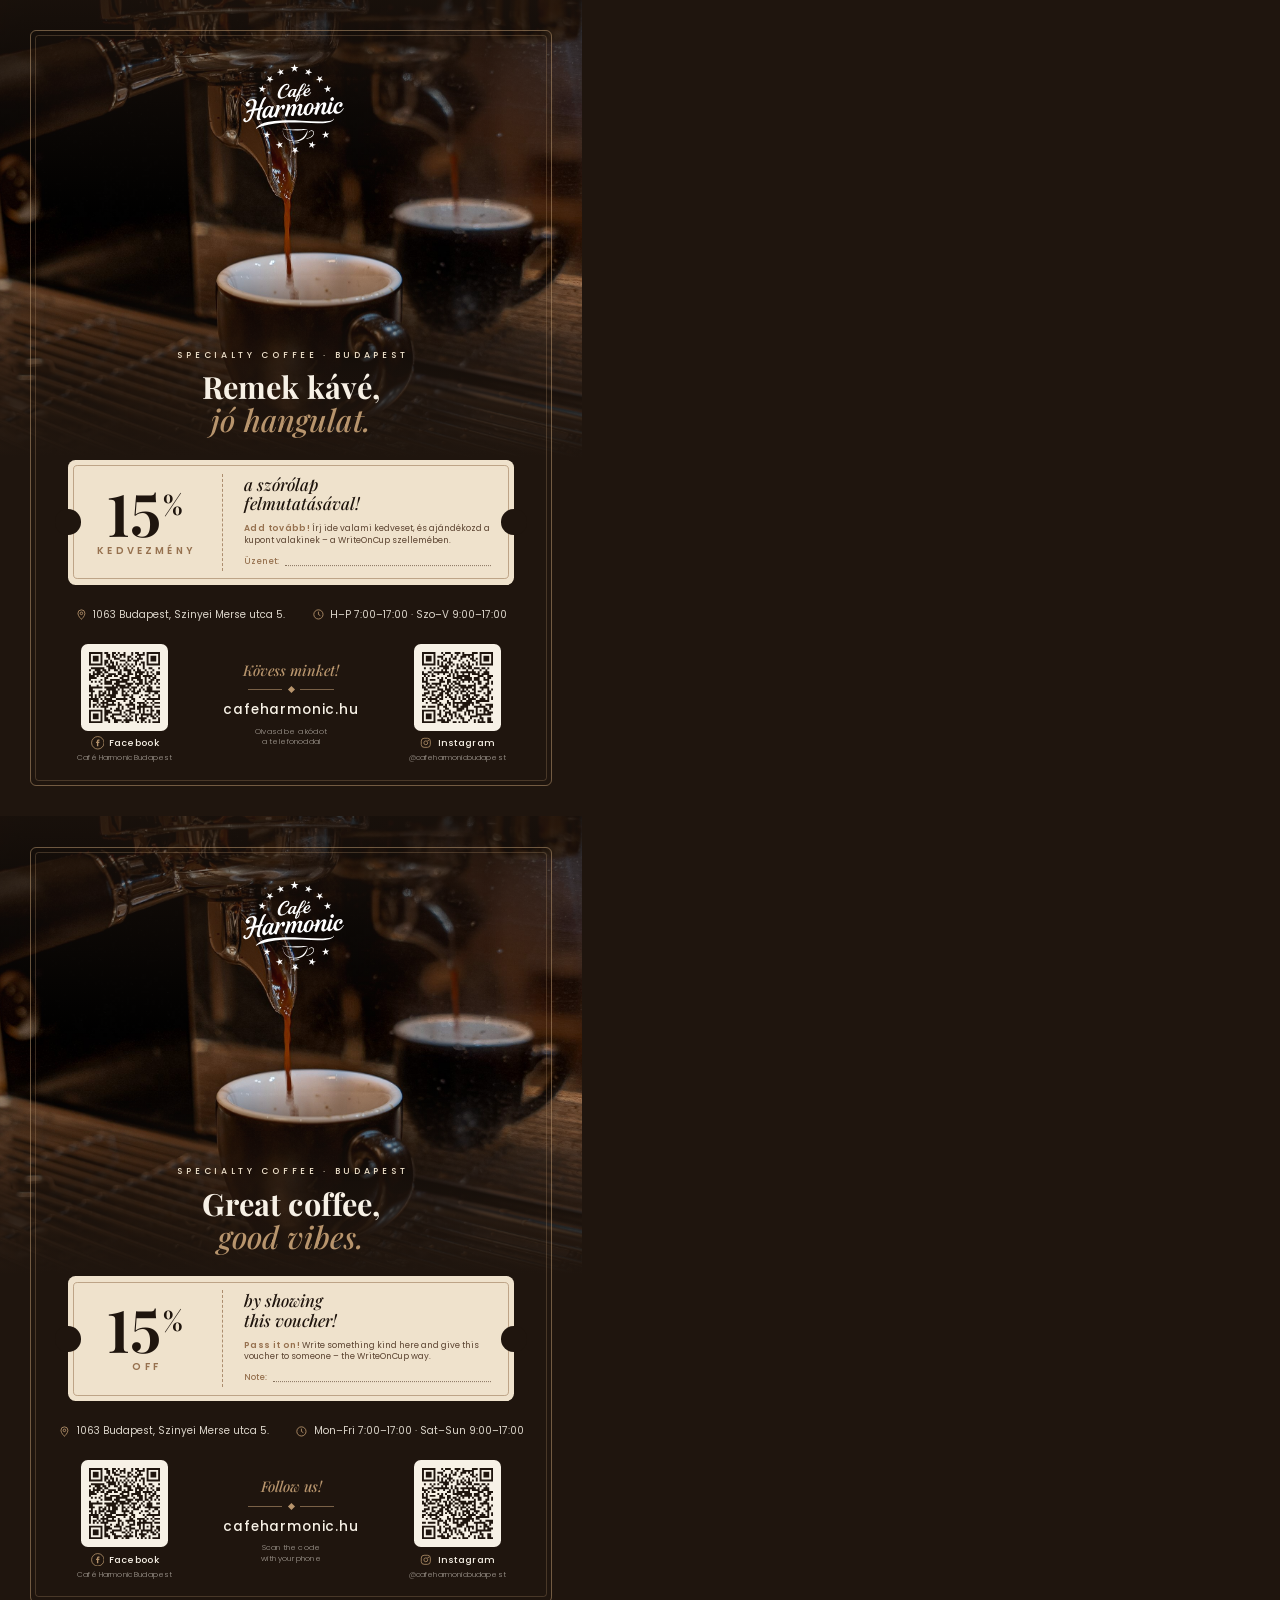
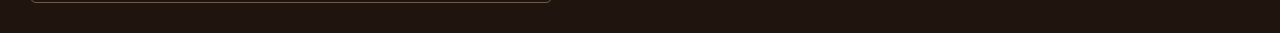
<file: szorolap/szorolap.html>
<!doctype html>
<html lang="hu">
<head>
<meta charset="utf-8">
<title>Café Harmonic – szórólap A5 (HU / EN)</title>
<link rel="stylesheet" href="szorolap.css">
</head>
<body>
<section class="page" lang="hu">
  <div class="photo"></div>
  <div class="frame"></div>
  <div class="content">
    <div class="hero">
      <svg class="logo" id="Layer_1" data-name="Layer 1" xmlns="http://www.w3.org/2000/svg" viewBox="0 0 1000 1000">
  <defs>
    <style>
      .cls-1 {
        fill: #fff;
      }
    </style>
  </defs>
  <g>
    <path class="cls-1" d="M455.18,572.45c-7.31-1.92-9.45-8.35-7.37-14.68l16.07-48.92,4.8-19.47c.28-1.12-.36-3.78-1.11-4.62-2.18-2.46-6.72-1.57-6.35-3.4.83-4.05,13.36-7.44,21.27-6,5.35.98,9.64,5.08,8.58,10.71l-3.23,17.22,16.09-20.33c3.94-4.98,10.33-8.13,16.31-9.45,7.97-1.75,16.44,2.17,17.71,10.59.77,5.11-.27,10.55-.72,16.32,9.25-13.85,20.71-30.05,37.72-29.59,9.02.24,14.93,7.28,13.93,16.25-2.23,20.09-27.09,66.18-10.72,65.77,3.03-.08,7.81-3.29,9.61-5.97l10.92-16.33c1.32-28.58,22.39-63.29,52.24-64.85,15.51-.81,28.16,10.69,27.34,26.35l-.8,15.38c8.6-.82,15.29-4.58,21.55-9.62,3.28-8.27,5.35-16.75,5.58-25.83l-7.9-4.45c6.43-5.64,15.51-7.31,23.9-5.24,5.11,1.26,8.26,6.39,7.11,11.6l-4.56,20.65c10.97-15.82,23.52-36.4,43.55-35.12,8.91.57,15.18,7.31,13.95,16.62-.82,6.2-2.85,12.67-4.96,18.75l-11.59,33.4c-1.15,3.3-.52,8.41,1.79,11.02,1.89,2.14,6.76,1.23,8.76-.4,9.85-8.04,15.18-18.36,19.12-30.13l9.79-29.19c2.11-6.3,3.15-12.35,3.16-18.98,5.23-1.76,11.64-2.05,17.11-.4,3.77,1.14,6.42,5.17,5.3,8.89l-6.52,21.62-11.31,35.75c-1.06,3.34-.59,9.18,1.53,11.6,5.69,6.5,18.26-7.95,22.99-18.18,2.57-16.99,8.5-33.03,19.96-46,12.23-13.83,34.88-22.9,48.32-12.88,8.66,6.46,9.18,18.24,3.95,27.08-3.15,5.33-7.55,9.67-14.04,9.96-4.88.22-9.14-2.48-10.78-6.67s-.61-8.63,3.4-11.78c5.3-4.17,9.95-8.55,6.56-13.22-6.57-9.03-35.09,18.65-32.3,54.57.79,10.2,8.94,16.9,18.76,15.75,23.91-2.79,36.36-34.47,38.76-31.59l2.62,3.13c-12.2,24-33.51,47.16-61.54,43.38-10.85-1.46-18.47-8.85-22.38-19.58-10.28,16.07-27.78,28.77-42.03,18.82-4.08-2.85-6.77-7.55-7.18-14.21-9.58,12.78-23.38,24.52-38.13,18.6-28.93-11.61,15.13-73,3.19-79.73-6.78-3.82-21.82,17.81-27.82,28.78-9.27,16.93-15.39,34.53-20.59,53.53-4.86,2.06-10.88,1.76-15.68-.51-4.21-1.99-6.08-6.57-4.69-11.09l11.56-37.58c-7.46,3.4-13.01,5.83-20.51,7.08-6.28,23.12-24.4,47.84-49.2,48.41-12.25.28-22.56-6.82-26.89-18.99-7,7.94-12.37,15.46-21.02,19.96-8.57,4.45-19.61,4.69-26.14-3.04-3.73-4.41-4.51-12.25-2.9-17.79l8.6-29.52,6.47-22.81c.38-1.35-.98-4.66-2.14-5.44-6.27-4.19-20.06,17.27-25.55,28.09-8.85,17.44-14.76,35.6-19.1,54.76-4.95,1.26-10.06,1-14.53-1.02-4.61-2.07-7.33-7.11-5.7-12.28l13.17-41.8c2.5-7.92,6.38-19.24,3.35-23.4-2.26-3.1-9.6,1.66-14.55,8.41-16.29,22.22-24.51,46.59-31.71,73.32-3.64.7-8.42.95-12.18-.03ZM658.03,503.39c5.52-13.33,6.33-24.96,1.11-29.02-.73-.57-1.65-1.04-2.82-1.33-1.22-.08-3.2-.07-5.43.65-2.82.91-5.23,2.7-7.34,5.15-25.3,29.38-25.14,72.92-13.9,75.3.25.05,1.1.32,3.16-.34,7.97-2.57,11.27-11.37,21.12-38.91.68-1.9,2.16-6.05,4.11-11.5Z"/>
    <path class="cls-1" d="M471.71,399.01c-14.03,17.76-31.68,31.61-55.71,31.11-13.85-.29-24.19-10.17-25.28-24.1-2.27-29.15,16.05-61.01,38.23-79.92,11.66-9.94,29.73-18,43.78-13.95,8.16,2.35,12.99,9.51,12.13,17.9-1.77,17.24-18.6,33.53-31.85,28.04-2.99-1.24-4.16-5.22-2.43-7.45,7.99.08,14.9-4.21,19.11-10.96,4.57-7.34,7.74-16.06,2.41-20.52-5.56-4.65-18.91,3.82-26.84,11.37-18.56,17.68-40.01,55.95-32.15,79.42,5.64,16.85,34.51,8.88,48.03-5.88l12.74-13.9c5.61-13.56,13.35-25.77,25.73-33.37,7.5-4.53,16.58-6.67,24.31-3.07l1.78,3.02c.42.72,2.31-1.94,2.86-2.82,3.95-1.1,10-.15,14.66,2.05l-7.23,18.11c-4.18,10.47-12.56,27.8-7.66,31.89,3.49,2.9,10.51-3.12,14.58-9.03,3.17-4.59,7.24-9.39,9.39-14.47,7.64-18.04,14.69-35.48,24.98-52.09,4.78-7.72,9.91-14.68,18.06-18.99,5.08-2.68,11.79-3.7,16.8-.48,14.59,9.38-10.45,52.71-36.95,57.15l-11.67,26.96c2.81,3.88,7.73,4.57,12.16,3.52,8.71-1.84,14.39-8.1,20.1-15.16,4.13-13.57,12.13-25.71,24.76-32.72,7.27-4.04,15.07-6.38,22.96-4.26,6.58,1.77,10.06,7.56,7.81,14.08-5.43,15.73-21.54,22.33-38.34,24.87-1.4,3.36-1.14,9.15,1.38,12.17,3.97,4.76,10.41,4.36,15.88,2.71,10.49-4.41,18.25-11.98,24.35-21.67l2.77-1.33c.76-.37,1.24,2.45,1.12,3.15-6.57,9.66-13.59,18.51-23.47,24.5-8.35,5.29-17.65,7.84-27.09,5.21-8.17-2.61-13.03-9.27-12.96-18.65-7.17,8.13-15.13,13.85-25.74,13.63,1.07,23.16-19.43,59.35-36.99,47.53-9.78-6.58,6.96-35.57,12.33-50.02-5.93,5.6-9.36,12-16.87,13.98-5.46,1.43-12.08,1.35-15.92-3.61-1.82-2.35-1.63-7.43-1.99-11.41-8.32,11.63-22.02,22.28-32.54,14.32-5.05-3.82-5.16-9.59-5.53-16.84ZM577.16,362.11c7.74-2.02,12.8-6.55,17.39-11.57,11.24-10.74,19.33-36.33,12.22-35.48-3.87.46-7.7,4.3-10.05,7.68l-10.25,19.63-9.31,19.74ZM614.33,379.31c10.72-1.25,16.57-6.64,21.28-13.76,2.55-3.46,5.71-8.45,3.48-12.81-3.81-7.46-22.08,12.7-24.76,26.57ZM506.35,397.28c6.81-9.1,10.63-20.36,14.47-30.21.6-1.54,3.13-4.08,2.71-5.43s-3.09-3.61-4.63-3.59c-19.11.18-35.01,43.36-26.71,48.26,3.98,2.35,9.91-3.33,14.16-9.02ZM564.18,409.03c.66-3.36-1.73-6.8-5.18-7.05l-19.4,43.58c11.68,3.97,22.02-23.51,24.58-36.53Z"/>
    <path class="cls-1" d="M145.8,606.21c6.18-4.08,10.97-9.66,14.41-16.08,10-18.69,16.17-38.27,22.05-59.51-10.37,1.07-19.43,3.91-28.74,7.94-4.35,1.88-7.3,5.74-10.9,10.12-3.76-5.56-3.23-13.9.79-19.39,5.91-8.06,29.06-12.3,42.85-14.76,5.7-17.8,18.85-55.06,7.79-66.49-10.06-10.4-39.87,1.07-43.28,17.95,5.13-1.14,11.33-1.36,14.11,3.05,4.93,7.82.57,17.52-7.01,21.9-5.03,2.9-10.88,3.42-16.27.24-4.03-2.38-8.09-7.55-8.06-13.46.05-11,5.5-20.21,13.67-27.61,21.97-19.87,60.02-22.94,73.08-1.38,7.37,12.17-6.27,43.85-10.92,61.17l31.33-4.38c6.94-20.69,14.33-40.23,23.79-59.86,3.99-8.27,7.86-16.31,14.3-22.75s18.17-7.39,20.35.04c-4.29,4.67-8.6,9.09-11.7,14.69-11.42,20.61-19.77,42.3-25.75,65.28,4.97-.38,8.02-2.83,12.18-5.79,2.8,11.1-4.91,17.16-17.24,20.95-5.87,21.56-11.69,43.2-10.78,65.83.25,6.24,4.35,10.16,9.96,11.37,1.79,5.49-13,7.91-21.61,5.58-13.3-3.6-11.94-17.67-10.13-31.76,3.11-15.57,6.63-30.62,11.3-46.48l-31.43,4.55c-6.55,19.21-13.02,38.37-22.19,56.52-10.84,21.44-30.88,40.16-54.89,33.38-4.91-1.39-9.93-5.41-11.61-10.16-3.54-10.06,3.54-20.19,13.82-21.77,1.64-.25,4.63,1.26,4.43,2.57-1.99,4.22-3.7,10.07-1.83,14.64,2.2,5.36,8.91,7.33,14.12,3.89Z"/>
    <path class="cls-1" d="M264.99,650.99c-14.76,4.42-35.22,11.99-47.38,21.8-1.39-3.03-.06-6.47,2.11-9.21,20.54-25.97,55.29-39.08,87.59-46.3,36.26-8.1,72.38-11.27,109.74-12.66,54.82-2.04,108.63-1.1,163.29,1.82l81.65,4.36,81,2.6c19.46.62,38.04-.37,57.13-3.24,10.82-1.63,21-4.58,30.5-9.45,3.78-1.93,4.93-5.65,4.24-9.47,3.6-.26,5.42,3.69,4.03,6.77-8.66,19.14-42.89,25.23-64.52,27.4s-40.93,2.86-61.73,2.03l-55.59-2.23-72.12-3.15c-53.51-2.34-105.95-1.38-159.31,2.34-37.93,2.64-74.55,6.95-111.83,14.22-16.83,3.28-32.51,7.48-48.79,12.35Z"/>
    <path class="cls-1" d="M267.69,549.59c7-27.54,24.79-56.33,53.12-61.46,7.03-1.27,13.69,1.02,18.16,6.2,1.03-1.94,3.35-4.28,5.01-4.11l13.04,1.34c.79.08,2.72.88,2.73,1.51l.06,3.72-14.89,42.22-5.14,21.06c-.54,2.22,1.34,5.88,2.86,6.95,7.99,5.64,17.53-8.7,23.63-18.9,2.75-4.6,4.84-9.25,6.42-14.47l10.95-35.54c-.15-2.23-.39-6.09-1.42-7.49s-3.7-2.2-6.57-3.37c6.13-5.23,14.71-7.26,22.44-5.47,6.73,1.56,9.76,7.62,7.91,14.17l-4.93,17.52,13.73-19.71,9.63-9.38c5.16-5.02,13.69-6.49,20.11-2.89,11.88,6.65,4.9,28.95-6.19,34.85-2.87,1.53-7.12,1.45-9.4.22-3.45-1.85-4.72-5.66-4.24-9.51l.97-7.79c-3.67-.7-6.68.56-9.22,3.31-17.52,18.95-27.2,50.46-33.72,76.37-4.69,1.12-9.99.66-14.48-1.16-4.21-1.7-5.64-5.21-6.3-10.49-6.41,6.99-12.83,13.43-21.84,15.75-8.72,2.25-18.29-.71-21.47-9.66l-1.88-12.88c-5.95,10.51-13.61,20.49-25.03,24.85-11.18,4.27-22.59-1.45-24.99-13.09-1.51-7.32-.96-15.23.93-22.68ZM335.36,505.51c.21-1.2-.78-4.49-1.78-5.35-4.36-3.78-11.73-2.68-16.64.93-20.59,15.13-32.8,61.06-22.36,66.78,13.58,7.45,40.54-60.96,40.79-62.36Z"/>
    <polygon class="cls-1" points="525.46 199.61 505.66 213.85 512.96 190.55 493.29 175.72 517.84 175.83 525.78 152.89 533.08 175.65 557.58 175.9 537.99 190.61 545.38 213.81 525.46 199.61"/>
    <polygon class="cls-1" points="536.43 853.39 529.22 875.45 522.66 853.65 500.28 854.18 518.3 841.01 510.59 819.01 529.57 832.45 548.15 818.39 540.42 840.69 559.54 854.62 536.43 853.39"/>
    <polygon class="cls-1" points="264.88 365.49 244.99 376.29 254.53 355.93 237.28 340.76 260.3 343.62 269.66 323.46 273.77 345.41 296.76 348.7 276.62 359.11 280.84 381.24 264.88 365.49"/>
    <polygon class="cls-1" points="733.75 283.41 725.22 304.51 720.44 282.31 696.67 281.05 716.89 269.15 710.66 247.13 728.53 261.7 748.18 248.8 738.24 270.52 756.47 284.78 733.75 283.41"/>
    <polygon class="cls-1" points="775.98 732.28 758.47 746.86 764.24 724.61 744.02 713.21 767.38 711.67 772.71 689.49 780.9 710.48 803.86 708.97 786.41 723.11 795.27 744.25 775.98 732.28"/>
    <polygon class="cls-1" points="408.84 812.58 394.74 830.06 396.17 807.79 374.26 800.03 396.58 793.97 397.77 771.41 409.66 790.42 431.65 784.15 417.37 801.7 430.16 821.04 408.84 812.58"/>
    <polygon class="cls-1" points="329.82 304.36 321.27 283.38 298.13 285.04 316.36 270.59 306.95 248.57 326.78 261.66 344.33 247.15 338.09 269.23 357.44 281.13 334.75 282.19 329.82 304.36"/>
    <polygon class="cls-1" points="792.42 364.96 776.09 380.64 780.41 358.39 760.15 347.97 783.34 344.98 787.26 322.4 796.59 342.91 819.72 339.94 802.17 355.3 811.59 375.03 792.42 364.96"/>
    <polygon class="cls-1" points="662.42 812.42 641.15 820.92 653.76 801.71 638.88 783.94 660.97 790.31 672.89 771.16 674.11 793.83 696.61 799.8 675.11 807.16 677.08 830.31 662.42 812.42"/>
    <polygon class="cls-1" points="632.06 227.85 609.78 233.21 624.97 216.28 612.99 196.66 633.91 205.69 648.05 188.53 645.92 210.92 667.24 219.66 645.26 224.62 643.84 247.5 632.06 227.85"/>
    <polygon class="cls-1" points="303.74 731.99 284.21 743.76 293.05 723.17 275.92 709.11 298.34 710.7 306.76 689.54 311.84 711.47 334.41 713.27 315.14 724.29 320.93 746.8 303.74 731.99"/>
    <polygon class="cls-1" points="418.56 228.38 405.64 247.47 405.43 224.7 383.03 219.12 404.88 211.26 403.82 188.63 417.37 206.45 438.61 198.21 425.82 216.84 439.66 234.36 418.56 228.38"/>
    <path class="cls-1" d="M832.15,446.45c-6.35,3.57-13.08,1.77-16.94-3.83-2.98-4.32-2.92-9.95-.69-15.39,1.57-3.84,6.14-8.18,11.51-9.27,4.61-.93,9.39.96,12.39,4.08,6.09,6.34,3.9,18.69-6.27,24.41Z"/>
    <path class="cls-1" d="M621.05,750.91c-4.23-5.12,7.88-3.18,23.4-9.12,24.77-9.48,41.42-36.23,27.52-48.62-5.56-4.96-12.74-5.31-19.67-1.26-4.86,2.84-8.43,8.07-13.68,12.48.02-10.02,9.77-17.35,18.73-19.5,6.49-1.56,12.72.11,17.72,4.12,12.24,9.81,7.28,29.14-4.86,41.71-12.9,12.99-30.25,20.14-49.16,20.2Z"/>
    <path class="cls-1" d="M629.88,335.48c-.89.45-4.02-.77-3.56-1.63l6.43-12.1c1.15-2.16,4.96-4.48,7.09-4.62,3.57-.24,6.3,1.87,6.85,4.64.51,2.55-1.16,5.79-3.76,7.11l-13.06,6.6Z"/>
  </g>
  <path class="cls-1" d="M431.33,672.41c41.47,6.11,83.61,5.09,125.34,3.76,8.31-.33,16.65-.64,24.96-1.03,10.34-.43,20.89-1.12,31.26-1.47,6.1-.36,12.82-.79,18.96-.73,0,0,.15.77.15.77-4,1.43-8.07,2.65-12.16,3.82-53.49,14.42-109.77,7.66-163.75-.21-3.05-.45-9.41-1.45-12.47-1.97-4.15-.67-8.29-1.38-12.43-2.18l.14-.77h0Z"/>
  <path class="cls-1" d="M493.2,780.39c11.72,2.66,23.78,4.4,35.8,4.07,12.1-.5,23.46-2.95,35.69-3.73,0,0,.12.35.12.35-6.57,4.1-14.28,6.44-22.02,6.74-4.44.16-9.43.06-13.85-.32-9.15-.78-18.24-1.75-27.1-4.15-2.95-.73-5.87-1.6-8.74-2.61,0,0,.11-.36.11-.36h0Z"/>
  <path class="cls-1" d="M431.22,683.93c3.52,41.7,28.73,74.19,70.68,81.91,20.29,3.6,42.28,2.4,61.33-5.28,34.43-13.74,55.37-41.91,66.45-76.67,0,0,.78.09.78.09.12,3.14-.11,6.24-.45,9.35-1.07,9.4-3.63,18.54-7.39,27.28-15.06,34.04-43.04,51.24-79.79,53.11-17.1.79-34.59-.14-51.01-5.27,0,0-4.47-1.44-4.47-1.44-1.43-.61-5.14-1.99-6.53-2.65-1.5-.75-3.79-1.82-5.29-2.57-5.73-3.2-11.47-7.01-16.29-11.48-16.26-14.72-25.45-35.73-28.15-57.18-.37-3.05-.64-6.11-.65-9.2h.78Z"/>
</svg>
      <div class="eyebrow">Specialty Coffee · Budapest</div>
      <div class="tagline">Remek kávé,<br><em>jó hangulat.</em></div>
    </div>
    <div class="voucher">
      <i class="notch l"></i><i class="notch r"></i>
      <div class="stub"><div class="pct">15<small>%</small></div><div class="off">kedvezmény</div></div>
      <div class="body">
        <div class="show">a szórólap<br>felmutatásával!</div>
        <div class="pass"><b>Add tovább!</b> Írj ide valami kedveset, és ajándékozd a kupont valakinek – a WriteOnCup szellemében.</div>
        <div class="note-line">Üzenet:<i></i></div>
      </div>
    </div>
    <div class="info">
      <span><svg viewBox="0 0 24 24" fill="none"><path d="M12 21s-6.5-5.6-6.5-11a6.5 6.5 0 0 1 13 0c0 5.4-6.5 11-6.5 11Z" stroke="currentColor" stroke-width="1.6"/><circle cx="12" cy="10" r="2.4" stroke="currentColor" stroke-width="1.6"/></svg>1063 Budapest, Szinyei Merse utca 5.</span>
      <span><svg viewBox="0 0 24 24" fill="none"><circle cx="12" cy="12" r="8.6" stroke="currentColor" stroke-width="1.6"/><path d="M12 7.5V12l3 2" stroke="currentColor" stroke-width="1.6" stroke-linecap="round"/></svg>H–P 7:00–17:00 · Szo–V 9:00–17:00</span>
    </div>
    <div class="social">
      <div class="qr"><div class="tile"><svg xmlns="http://www.w3.org/2000/svg" viewBox="0 0 37 37"><path stroke="#1f150e" d="M0 0.5h7m1 0h2m2 0h2m1 0h1m2 0h1m3 0h1m1 0h2m2 0h1m1 0h7m-37 1h1m5 0h1m2 0h2m1 0h1m1 0h1m1 0h3m3 0h1m2 0h4m1 0h1m5 0h1m-37 1h1m1 0h3m1 0h1m2 0h2m1 0h2m2 0h1m1 0h1m1 0h2m2 0h1m1 0h1m3 0h1m1 0h3m1 0h1m-37 1h1m1 0h3m1 0h1m3 0h1m2 0h3m4 0h1m1 0h1m2 0h3m2 0h1m1 0h3m1 0h1m-37 1h1m1 0h3m1 0h1m1 0h2m1 0h1m4 0h3m1 0h2m1 0h3m4 0h1m1 0h3m1 0h1m-37 1h1m5 0h1m1 0h2m1 0h2m1 0h1m4 0h1m4 0h1m2 0h2m1 0h1m5 0h1m-37 1h7m1 0h1m1 0h1m1 0h1m1 0h1m1 0h1m1 0h1m1 0h1m1 0h1m1 0h1m1 0h1m1 0h1m1 0h7m-28 1h5m1 0h1m1 0h1m1 0h1m1 0h1m1 0h1m4 0h1m-28 1h7m2 0h4m1 0h1m2 0h2m2 0h1m2 0h1m2 0h1m2 0h2m3 0h1m-37 1h1m2 0h3m1 0h2m1 0h1m2 0h2m1 0h1m1 0h4m1 0h1m1 0h2m2 0h1m3 0h1m-32 1h1m1 0h3m1 0h2m5 0h2m3 0h2m2 0h5m1 0h1m1 0h1m2 0h2m-37 1h1m1 0h4m1 0h1m2 0h4m1 0h2m1 0h1m1 0h3m1 0h1m1 0h2m2 0h1m2 0h1m1 0h2m-37 1h3m1 0h1m1 0h2m1 0h3m1 0h2m2 0h4m3 0h3m1 0h5m1 0h1m-35 1h4m4 0h2m6 0h2m2 0h1m1 0h5m2 0h1m1 0h1m1 0h2m-35 1h1m5 0h1m1 0h1m2 0h5m1 0h4m1 0h1m2 0h3m1 0h1m2 0h2m1 0h2m-36 1h1m1 0h1m1 0h1m2 0h4m2 0h6m3 0h1m2 0h2m1 0h1m1 0h2m2 0h1m-30 1h1m1 0h4m1 0h3m3 0h4m1 0h4m1 0h2m1 0h1m1 0h1m1 0h1m-37 1h1m3 0h1m7 0h1m1 0h5m1 0h2m3 0h1m2 0h1m2 0h1m-32 1h7m1 0h7m1 0h5m1 0h3m2 0h1m2 0h3m2 0h2m-37 1h2m7 0h5m1 0h1m1 0h1m3 0h1m1 0h1m2 0h1m1 0h1m1 0h3m-33 1h3m2 0h2m1 0h1m1 0h1m1 0h3m2 0h2m1 0h1m1 0h2m1 0h2m2 0h8m-36 1h1m3 0h1m1 0h2m1 0h1m1 0h3m2 0h1m1 0h1m3 0h3m5 0h1m2 0h2m-36 1h2m1 0h1m1 0h3m1 0h5m3 0h4m1 0h1m4 0h1m1 0h2m2 0h1m2 0h1m-36 1h1m1 0h1m1 0h1m2 0h1m2 0h3m4 0h1m2 0h2m3 0h1m4 0h1m4 0h1m-37 1h5m1 0h1m1 0h4m2 0h6m2 0h2m4 0h1m1 0h7m-37 1h1m1 0h3m2 0h1m1 0h5m4 0h1m2 0h1m1 0h1m5 0h1m3 0h1m-34 1h1m3 0h1m1 0h4m2 0h1m2 0h1m5 0h2m2 0h4m1 0h1m1 0h1m1 0h3m-37 1h1m1 0h2m1 0h1m1 0h1m1 0h5m1 0h2m2 0h5m2 0h1m1 0h2m3 0h1m-34 1h1m1 0h1m1 0h1m1 0h4m5 0h1m1 0h1m2 0h1m2 0h1m1 0h8m1 0h3m-29 1h1m2 0h1m2 0h2m1 0h1m3 0h3m1 0h2m1 0h1m3 0h1m-33 1h7m1 0h3m2 0h4m2 0h3m4 0h1m1 0h1m1 0h1m1 0h2m1 0h2m-37 1h1m5 0h1m1 0h4m4 0h1m1 0h1m2 0h3m2 0h1m1 0h1m3 0h1m2 0h2m-37 1h1m1 0h3m1 0h1m1 0h2m2 0h5m2 0h1m1 0h1m2 0h2m1 0h6m1 0h1m1 0h1m-37 1h1m1 0h3m1 0h1m1 0h1m2 0h2m4 0h2m1 0h1m1 0h1m1 0h1m2 0h1m2 0h1m1 0h2m1 0h1m-36 1h1m1 0h3m1 0h1m1 0h2m2 0h2m5 0h1m1 0h1m2 0h1m1 0h4m3 0h2m1 0h1m-37 1h1m5 0h1m1 0h3m2 0h4m1 0h5m1 0h1m2 0h2m2 0h1m4 0h1m-37 1h7m3 0h1m2 0h2m2 0h1m1 0h2m4 0h1m1 0h1m1 0h1m1 0h1m1 0h4"/></svg></div><div class="label"><svg viewBox="0 0 24 24" fill="none"><circle cx="12" cy="12" r="11" stroke="currentColor" stroke-width="1.4"/><path d="M13.5 8.5h1.5V6h-1.7c-1.7 0-2.8 1.1-2.8 2.9V10H9v2.4h1.5V18h2.4v-5.6H14.6L15 10h-2.1V9c0-.4.2-.5.6-.5Z" fill="currentColor"/></svg>Facebook</div><div class="handle">Café Harmonic Budapest</div></div>
      <div class="web">
        <div class="follow">Kövess minket!</div>
        <div class="orn"><i></i><b></b><i></i></div>
        <div class="url">cafeharmonic.hu</div>
        <div class="scan">Olvasd be a kódot<br>a telefonoddal</div>
      </div>
      <div class="qr"><div class="tile"><svg xmlns="http://www.w3.org/2000/svg" viewBox="0 0 37 37"><path stroke="#1f150e" d="M0 0.5h7m3 0h1m1 0h3m2 0h3m1 0h1m4 0h3m1 0h7m-37 1h1m5 0h1m4 0h1m3 0h1m2 0h1m2 0h6m3 0h1m5 0h1m-37 1h1m1 0h3m1 0h1m1 0h3m4 0h1m1 0h1m2 0h3m1 0h1m1 0h1m3 0h1m1 0h3m1 0h1m-37 1h1m1 0h3m1 0h1m3 0h1m1 0h1m1 0h1m1 0h2m2 0h1m4 0h2m1 0h1m1 0h1m1 0h3m1 0h1m-37 1h1m1 0h3m1 0h1m1 0h1m2 0h2m1 0h1m4 0h1m3 0h1m2 0h2m2 0h1m1 0h3m1 0h1m-37 1h1m5 0h1m1 0h1m1 0h1m2 0h3m5 0h1m2 0h1m3 0h1m1 0h1m5 0h1m-37 1h7m1 0h1m1 0h1m1 0h1m1 0h1m1 0h1m1 0h1m1 0h1m1 0h1m1 0h1m1 0h1m1 0h1m1 0h7m-28 1h5m1 0h1m2 0h1m1 0h2m1 0h3m-25 1h1m2 0h1m1 0h1m1 0h1m2 0h3m4 0h2m1 0h2m1 0h2m1 0h3m1 0h2m1 0h1m-30 1h1m4 0h1m1 0h1m2 0h1m1 0h1m5 0h1m2 0h1m3 0h1m2 0h1m-34 1h1m2 0h2m1 0h8m1 0h1m1 0h2m1 0h8m1 0h1m2 0h3m-35 1h3m2 0h1m2 0h1m2 0h1m2 0h1m1 0h1m1 0h1m2 0h1m2 0h1m1 0h4m1 0h4m-34 1h1m1 0h1m1 0h2m6 0h2m1 0h1m1 0h7m4 0h3m2 0h3m-37 1h1m1 0h1m5 0h1m1 0h1m1 0h1m3 0h5m1 0h4m1 0h3m2 0h1m1 0h2m-36 1h1m1 0h1m1 0h3m2 0h2m2 0h2m3 0h1m1 0h6m1 0h3m2 0h3m-35 1h3m6 0h3m1 0h2m1 0h2m1 0h1m1 0h1m2 0h1m1 0h1m2 0h2m3 0h1m1 0h1m-35 1h2m1 0h5m3 0h1m1 0h1m1 0h3m7 0h1m1 0h2m2 0h2m1 0h1m-37 1h1m1 0h1m1 0h1m2 0h1m1 0h1m1 0h2m1 0h1m1 0h1m2 0h4m1 0h4m4 0h2m-34 1h2m1 0h4m1 0h1m3 0h1m1 0h2m1 0h2m1 0h6m1 0h1m2 0h5m-34 1h2m5 0h3m1 0h3m1 0h1m2 0h1m1 0h1m1 0h1m2 0h2m3 0h1m2 0h1m1 0h1m-34 1h1m1 0h3m2 0h2m1 0h2m2 0h2m1 0h3m1 0h1m2 0h1m1 0h2m3 0h2m-35 1h3m1 0h1m3 0h2m1 0h2m1 0h1m2 0h1m1 0h1m2 0h1m1 0h3m4 0h1m1 0h2m-36 1h2m3 0h2m1 0h3m2 0h2m2 0h1m3 0h4m2 0h3m3 0h2m-33 1h1m1 0h1m2 0h2m1 0h1m1 0h1m1 0h2m1 0h1m1 0h1m1 0h1m1 0h2m1 0h1m1 0h1m2 0h1m2 0h1m1 0h1m-37 1h2m1 0h5m1 0h2m4 0h3m1 0h1m1 0h2m1 0h4m2 0h3m1 0h1m1 0h1m-37 1h1m3 0h1m2 0h2m4 0h1m2 0h1m3 0h1m2 0h3m2 0h7m-33 1h1m2 0h3m1 0h1m3 0h2m1 0h11m1 0h2m-22 1h3m1 0h1m1 0h1m1 0h1m1 0h1m2 0h4m1 0h1m3 0h1m2 0h4m-37 1h2m1 0h4m1 0h1m2 0h2m3 0h3m1 0h4m3 0h6m2 0h2m-29 1h1m3 0h2m4 0h4m1 0h1m4 0h1m3 0h2m1 0h1m-36 1h7m2 0h1m1 0h1m2 0h1m3 0h3m2 0h4m1 0h1m1 0h1m1 0h3m-35 1h1m5 0h1m2 0h1m2 0h3m1 0h2m4 0h1m1 0h1m1 0h1m1 0h1m3 0h1m1 0h3m-37 1h1m1 0h3m1 0h1m1 0h2m2 0h1m1 0h2m1 0h1m1 0h1m2 0h1m1 0h1m3 0h8m-36 1h1m1 0h3m1 0h1m2 0h1m1 0h2m2 0h1m1 0h1m1 0h2m4 0h4m1 0h1m-31 1h1m1 0h3m1 0h1m3 0h1m2 0h1m1 0h1m2 0h1m1 0h2m3 0h1m4 0h2m2 0h2m-36 1h1m5 0h1m1 0h4m1 0h2m6 0h1m2 0h1m2 0h1m1 0h1m1 0h1m2 0h2m-36 1h7m3 0h4m2 0h2m1 0h1m1 0h3m3 0h1m1 0h4m1 0h3"/></svg></div><div class="label"><svg viewBox="0 0 24 24" fill="none"><rect x="4" y="4" width="16" height="16" rx="5" stroke="currentColor" stroke-width="1.4"/><circle cx="12" cy="12" r="3.4" stroke="currentColor" stroke-width="1.4"/><circle cx="16.2" cy="7.8" r="1" fill="currentColor"/></svg>Instagram</div><div class="handle">@cafeharmonicbudapest</div></div>
    </div>
  </div>
</section>
<section class="page" lang="en">
  <div class="photo"></div>
  <div class="frame"></div>
  <div class="content">
    <div class="hero">
      <svg class="logo" id="Layer_1" data-name="Layer 1" xmlns="http://www.w3.org/2000/svg" viewBox="0 0 1000 1000">
  <defs>
    <style>
      .cls-1 {
        fill: #fff;
      }
    </style>
  </defs>
  <g>
    <path class="cls-1" d="M455.18,572.45c-7.31-1.92-9.45-8.35-7.37-14.68l16.07-48.92,4.8-19.47c.28-1.12-.36-3.78-1.11-4.62-2.18-2.46-6.72-1.57-6.35-3.4.83-4.05,13.36-7.44,21.27-6,5.35.98,9.64,5.08,8.58,10.71l-3.23,17.22,16.09-20.33c3.94-4.98,10.33-8.13,16.31-9.45,7.97-1.75,16.44,2.17,17.71,10.59.77,5.11-.27,10.55-.72,16.32,9.25-13.85,20.71-30.05,37.72-29.59,9.02.24,14.93,7.28,13.93,16.25-2.23,20.09-27.09,66.18-10.72,65.77,3.03-.08,7.81-3.29,9.61-5.97l10.92-16.33c1.32-28.58,22.39-63.29,52.24-64.85,15.51-.81,28.16,10.69,27.34,26.35l-.8,15.38c8.6-.82,15.29-4.58,21.55-9.62,3.28-8.27,5.35-16.75,5.58-25.83l-7.9-4.45c6.43-5.64,15.51-7.31,23.9-5.24,5.11,1.26,8.26,6.39,7.11,11.6l-4.56,20.65c10.97-15.82,23.52-36.4,43.55-35.12,8.91.57,15.18,7.31,13.95,16.62-.82,6.2-2.85,12.67-4.96,18.75l-11.59,33.4c-1.15,3.3-.52,8.41,1.79,11.02,1.89,2.14,6.76,1.23,8.76-.4,9.85-8.04,15.18-18.36,19.12-30.13l9.79-29.19c2.11-6.3,3.15-12.35,3.16-18.98,5.23-1.76,11.64-2.05,17.11-.4,3.77,1.14,6.42,5.17,5.3,8.89l-6.52,21.62-11.31,35.75c-1.06,3.34-.59,9.18,1.53,11.6,5.69,6.5,18.26-7.95,22.99-18.18,2.57-16.99,8.5-33.03,19.96-46,12.23-13.83,34.88-22.9,48.32-12.88,8.66,6.46,9.18,18.24,3.95,27.08-3.15,5.33-7.55,9.67-14.04,9.96-4.88.22-9.14-2.48-10.78-6.67s-.61-8.63,3.4-11.78c5.3-4.17,9.95-8.55,6.56-13.22-6.57-9.03-35.09,18.65-32.3,54.57.79,10.2,8.94,16.9,18.76,15.75,23.91-2.79,36.36-34.47,38.76-31.59l2.62,3.13c-12.2,24-33.51,47.16-61.54,43.38-10.85-1.46-18.47-8.85-22.38-19.58-10.28,16.07-27.78,28.77-42.03,18.82-4.08-2.85-6.77-7.55-7.18-14.21-9.58,12.78-23.38,24.52-38.13,18.6-28.93-11.61,15.13-73,3.19-79.73-6.78-3.82-21.82,17.81-27.82,28.78-9.27,16.93-15.39,34.53-20.59,53.53-4.86,2.06-10.88,1.76-15.68-.51-4.21-1.99-6.08-6.57-4.69-11.09l11.56-37.58c-7.46,3.4-13.01,5.83-20.51,7.08-6.28,23.12-24.4,47.84-49.2,48.41-12.25.28-22.56-6.82-26.89-18.99-7,7.94-12.37,15.46-21.02,19.96-8.57,4.45-19.61,4.69-26.14-3.04-3.73-4.41-4.51-12.25-2.9-17.79l8.6-29.52,6.47-22.81c.38-1.35-.98-4.66-2.14-5.44-6.27-4.19-20.06,17.27-25.55,28.09-8.85,17.44-14.76,35.6-19.1,54.76-4.95,1.26-10.06,1-14.53-1.02-4.61-2.07-7.33-7.11-5.7-12.28l13.17-41.8c2.5-7.92,6.38-19.24,3.35-23.4-2.26-3.1-9.6,1.66-14.55,8.41-16.29,22.22-24.51,46.59-31.71,73.32-3.64.7-8.42.95-12.18-.03ZM658.03,503.39c5.52-13.33,6.33-24.96,1.11-29.02-.73-.57-1.65-1.04-2.82-1.33-1.22-.08-3.2-.07-5.43.65-2.82.91-5.23,2.7-7.34,5.15-25.3,29.38-25.14,72.92-13.9,75.3.25.05,1.1.32,3.16-.34,7.97-2.57,11.27-11.37,21.12-38.91.68-1.9,2.16-6.05,4.11-11.5Z"/>
    <path class="cls-1" d="M471.71,399.01c-14.03,17.76-31.68,31.61-55.71,31.11-13.85-.29-24.19-10.17-25.28-24.1-2.27-29.15,16.05-61.01,38.23-79.92,11.66-9.94,29.73-18,43.78-13.95,8.16,2.35,12.99,9.51,12.13,17.9-1.77,17.24-18.6,33.53-31.85,28.04-2.99-1.24-4.16-5.22-2.43-7.45,7.99.08,14.9-4.21,19.11-10.96,4.57-7.34,7.74-16.06,2.41-20.52-5.56-4.65-18.91,3.82-26.84,11.37-18.56,17.68-40.01,55.95-32.15,79.42,5.64,16.85,34.51,8.88,48.03-5.88l12.74-13.9c5.61-13.56,13.35-25.77,25.73-33.37,7.5-4.53,16.58-6.67,24.31-3.07l1.78,3.02c.42.72,2.31-1.94,2.86-2.82,3.95-1.1,10-.15,14.66,2.05l-7.23,18.11c-4.18,10.47-12.56,27.8-7.66,31.89,3.49,2.9,10.51-3.12,14.58-9.03,3.17-4.59,7.24-9.39,9.39-14.47,7.64-18.04,14.69-35.48,24.98-52.09,4.78-7.72,9.91-14.68,18.06-18.99,5.08-2.68,11.79-3.7,16.8-.48,14.59,9.38-10.45,52.71-36.95,57.15l-11.67,26.96c2.81,3.88,7.73,4.57,12.16,3.52,8.71-1.84,14.39-8.1,20.1-15.16,4.13-13.57,12.13-25.71,24.76-32.72,7.27-4.04,15.07-6.38,22.96-4.26,6.58,1.77,10.06,7.56,7.81,14.08-5.43,15.73-21.54,22.33-38.34,24.87-1.4,3.36-1.14,9.15,1.38,12.17,3.97,4.76,10.41,4.36,15.88,2.71,10.49-4.41,18.25-11.98,24.35-21.67l2.77-1.33c.76-.37,1.24,2.45,1.12,3.15-6.57,9.66-13.59,18.51-23.47,24.5-8.35,5.29-17.65,7.84-27.09,5.21-8.17-2.61-13.03-9.27-12.96-18.65-7.17,8.13-15.13,13.85-25.74,13.63,1.07,23.16-19.43,59.35-36.99,47.53-9.78-6.58,6.96-35.57,12.33-50.02-5.93,5.6-9.36,12-16.87,13.98-5.46,1.43-12.08,1.35-15.92-3.61-1.82-2.35-1.63-7.43-1.99-11.41-8.32,11.63-22.02,22.28-32.54,14.32-5.05-3.82-5.16-9.59-5.53-16.84ZM577.16,362.11c7.74-2.02,12.8-6.55,17.39-11.57,11.24-10.74,19.33-36.33,12.22-35.48-3.87.46-7.7,4.3-10.05,7.68l-10.25,19.63-9.31,19.74ZM614.33,379.31c10.72-1.25,16.57-6.64,21.28-13.76,2.55-3.46,5.71-8.45,3.48-12.81-3.81-7.46-22.08,12.7-24.76,26.57ZM506.35,397.28c6.81-9.1,10.63-20.36,14.47-30.21.6-1.54,3.13-4.08,2.71-5.43s-3.09-3.61-4.63-3.59c-19.11.18-35.01,43.36-26.71,48.26,3.98,2.35,9.91-3.33,14.16-9.02ZM564.18,409.03c.66-3.36-1.73-6.8-5.18-7.05l-19.4,43.58c11.68,3.97,22.02-23.51,24.58-36.53Z"/>
    <path class="cls-1" d="M145.8,606.21c6.18-4.08,10.97-9.66,14.41-16.08,10-18.69,16.17-38.27,22.05-59.51-10.37,1.07-19.43,3.91-28.74,7.94-4.35,1.88-7.3,5.74-10.9,10.12-3.76-5.56-3.23-13.9.79-19.39,5.91-8.06,29.06-12.3,42.85-14.76,5.7-17.8,18.85-55.06,7.79-66.49-10.06-10.4-39.87,1.07-43.28,17.95,5.13-1.14,11.33-1.36,14.11,3.05,4.93,7.82.57,17.52-7.01,21.9-5.03,2.9-10.88,3.42-16.27.24-4.03-2.38-8.09-7.55-8.06-13.46.05-11,5.5-20.21,13.67-27.61,21.97-19.87,60.02-22.94,73.08-1.38,7.37,12.17-6.27,43.85-10.92,61.17l31.33-4.38c6.94-20.69,14.33-40.23,23.79-59.86,3.99-8.27,7.86-16.31,14.3-22.75s18.17-7.39,20.35.04c-4.29,4.67-8.6,9.09-11.7,14.69-11.42,20.61-19.77,42.3-25.75,65.28,4.97-.38,8.02-2.83,12.18-5.79,2.8,11.1-4.91,17.16-17.24,20.95-5.87,21.56-11.69,43.2-10.78,65.83.25,6.24,4.35,10.16,9.96,11.37,1.79,5.49-13,7.91-21.61,5.58-13.3-3.6-11.94-17.67-10.13-31.76,3.11-15.57,6.63-30.62,11.3-46.48l-31.43,4.55c-6.55,19.21-13.02,38.37-22.19,56.52-10.84,21.44-30.88,40.16-54.89,33.38-4.91-1.39-9.93-5.41-11.61-10.16-3.54-10.06,3.54-20.19,13.82-21.77,1.64-.25,4.63,1.26,4.43,2.57-1.99,4.22-3.7,10.07-1.83,14.64,2.2,5.36,8.91,7.33,14.12,3.89Z"/>
    <path class="cls-1" d="M264.99,650.99c-14.76,4.42-35.22,11.99-47.38,21.8-1.39-3.03-.06-6.47,2.11-9.21,20.54-25.97,55.29-39.08,87.59-46.3,36.26-8.1,72.38-11.27,109.74-12.66,54.82-2.04,108.63-1.1,163.29,1.82l81.65,4.36,81,2.6c19.46.62,38.04-.37,57.13-3.24,10.82-1.63,21-4.58,30.5-9.45,3.78-1.93,4.93-5.65,4.24-9.47,3.6-.26,5.42,3.69,4.03,6.77-8.66,19.14-42.89,25.23-64.52,27.4s-40.93,2.86-61.73,2.03l-55.59-2.23-72.12-3.15c-53.51-2.34-105.95-1.38-159.31,2.34-37.93,2.64-74.55,6.95-111.83,14.22-16.83,3.28-32.51,7.48-48.79,12.35Z"/>
    <path class="cls-1" d="M267.69,549.59c7-27.54,24.79-56.33,53.12-61.46,7.03-1.27,13.69,1.02,18.16,6.2,1.03-1.94,3.35-4.28,5.01-4.11l13.04,1.34c.79.08,2.72.88,2.73,1.51l.06,3.72-14.89,42.22-5.14,21.06c-.54,2.22,1.34,5.88,2.86,6.95,7.99,5.64,17.53-8.7,23.63-18.9,2.75-4.6,4.84-9.25,6.42-14.47l10.95-35.54c-.15-2.23-.39-6.09-1.42-7.49s-3.7-2.2-6.57-3.37c6.13-5.23,14.71-7.26,22.44-5.47,6.73,1.56,9.76,7.62,7.91,14.17l-4.93,17.52,13.73-19.71,9.63-9.38c5.16-5.02,13.69-6.49,20.11-2.89,11.88,6.65,4.9,28.95-6.19,34.85-2.87,1.53-7.12,1.45-9.4.22-3.45-1.85-4.72-5.66-4.24-9.51l.97-7.79c-3.67-.7-6.68.56-9.22,3.31-17.52,18.95-27.2,50.46-33.72,76.37-4.69,1.12-9.99.66-14.48-1.16-4.21-1.7-5.64-5.21-6.3-10.49-6.41,6.99-12.83,13.43-21.84,15.75-8.72,2.25-18.29-.71-21.47-9.66l-1.88-12.88c-5.95,10.51-13.61,20.49-25.03,24.85-11.18,4.27-22.59-1.45-24.99-13.09-1.51-7.32-.96-15.23.93-22.68ZM335.36,505.51c.21-1.2-.78-4.49-1.78-5.35-4.36-3.78-11.73-2.68-16.64.93-20.59,15.13-32.8,61.06-22.36,66.78,13.58,7.45,40.54-60.96,40.79-62.36Z"/>
    <polygon class="cls-1" points="525.46 199.61 505.66 213.85 512.96 190.55 493.29 175.72 517.84 175.83 525.78 152.89 533.08 175.65 557.58 175.9 537.99 190.61 545.38 213.81 525.46 199.61"/>
    <polygon class="cls-1" points="536.43 853.39 529.22 875.45 522.66 853.65 500.28 854.18 518.3 841.01 510.59 819.01 529.57 832.45 548.15 818.39 540.42 840.69 559.54 854.62 536.43 853.39"/>
    <polygon class="cls-1" points="264.88 365.49 244.99 376.29 254.53 355.93 237.28 340.76 260.3 343.62 269.66 323.46 273.77 345.41 296.76 348.7 276.62 359.11 280.84 381.24 264.88 365.49"/>
    <polygon class="cls-1" points="733.75 283.41 725.22 304.51 720.44 282.31 696.67 281.05 716.89 269.15 710.66 247.13 728.53 261.7 748.18 248.8 738.24 270.52 756.47 284.78 733.75 283.41"/>
    <polygon class="cls-1" points="775.98 732.28 758.47 746.86 764.24 724.61 744.02 713.21 767.38 711.67 772.71 689.49 780.9 710.48 803.86 708.97 786.41 723.11 795.27 744.25 775.98 732.28"/>
    <polygon class="cls-1" points="408.84 812.58 394.74 830.06 396.17 807.79 374.26 800.03 396.58 793.97 397.77 771.41 409.66 790.42 431.65 784.15 417.37 801.7 430.16 821.04 408.84 812.58"/>
    <polygon class="cls-1" points="329.82 304.36 321.27 283.38 298.13 285.04 316.36 270.59 306.95 248.57 326.78 261.66 344.33 247.15 338.09 269.23 357.44 281.13 334.75 282.19 329.82 304.36"/>
    <polygon class="cls-1" points="792.42 364.96 776.09 380.64 780.41 358.39 760.15 347.97 783.34 344.98 787.26 322.4 796.59 342.91 819.72 339.94 802.17 355.3 811.59 375.03 792.42 364.96"/>
    <polygon class="cls-1" points="662.42 812.42 641.15 820.92 653.76 801.71 638.88 783.94 660.97 790.31 672.89 771.16 674.11 793.83 696.61 799.8 675.11 807.16 677.08 830.31 662.42 812.42"/>
    <polygon class="cls-1" points="632.06 227.85 609.78 233.21 624.97 216.28 612.99 196.66 633.91 205.69 648.05 188.53 645.92 210.92 667.24 219.66 645.26 224.62 643.84 247.5 632.06 227.85"/>
    <polygon class="cls-1" points="303.74 731.99 284.21 743.76 293.05 723.17 275.92 709.11 298.34 710.7 306.76 689.54 311.84 711.47 334.41 713.27 315.14 724.29 320.93 746.8 303.74 731.99"/>
    <polygon class="cls-1" points="418.56 228.38 405.64 247.47 405.43 224.7 383.03 219.12 404.88 211.26 403.82 188.63 417.37 206.45 438.61 198.21 425.82 216.84 439.66 234.36 418.56 228.38"/>
    <path class="cls-1" d="M832.15,446.45c-6.35,3.57-13.08,1.77-16.94-3.83-2.98-4.32-2.92-9.95-.69-15.39,1.57-3.84,6.14-8.18,11.51-9.27,4.61-.93,9.39.96,12.39,4.08,6.09,6.34,3.9,18.69-6.27,24.41Z"/>
    <path class="cls-1" d="M621.05,750.91c-4.23-5.12,7.88-3.18,23.4-9.12,24.77-9.48,41.42-36.23,27.52-48.62-5.56-4.96-12.74-5.31-19.67-1.26-4.86,2.84-8.43,8.07-13.68,12.48.02-10.02,9.77-17.35,18.73-19.5,6.49-1.56,12.72.11,17.72,4.12,12.24,9.81,7.28,29.14-4.86,41.71-12.9,12.99-30.25,20.14-49.16,20.2Z"/>
    <path class="cls-1" d="M629.88,335.48c-.89.45-4.02-.77-3.56-1.63l6.43-12.1c1.15-2.16,4.96-4.48,7.09-4.62,3.57-.24,6.3,1.87,6.85,4.64.51,2.55-1.16,5.79-3.76,7.11l-13.06,6.6Z"/>
  </g>
  <path class="cls-1" d="M431.33,672.41c41.47,6.11,83.61,5.09,125.34,3.76,8.31-.33,16.65-.64,24.96-1.03,10.34-.43,20.89-1.12,31.26-1.47,6.1-.36,12.82-.79,18.96-.73,0,0,.15.77.15.77-4,1.43-8.07,2.65-12.16,3.82-53.49,14.42-109.77,7.66-163.75-.21-3.05-.45-9.41-1.45-12.47-1.97-4.15-.67-8.29-1.38-12.43-2.18l.14-.77h0Z"/>
  <path class="cls-1" d="M493.2,780.39c11.72,2.66,23.78,4.4,35.8,4.07,12.1-.5,23.46-2.95,35.69-3.73,0,0,.12.35.12.35-6.57,4.1-14.28,6.44-22.02,6.74-4.44.16-9.43.06-13.85-.32-9.15-.78-18.24-1.75-27.1-4.15-2.95-.73-5.87-1.6-8.74-2.61,0,0,.11-.36.11-.36h0Z"/>
  <path class="cls-1" d="M431.22,683.93c3.52,41.7,28.73,74.19,70.68,81.91,20.29,3.6,42.28,2.4,61.33-5.28,34.43-13.74,55.37-41.91,66.45-76.67,0,0,.78.09.78.09.12,3.14-.11,6.24-.45,9.35-1.07,9.4-3.63,18.54-7.39,27.28-15.06,34.04-43.04,51.24-79.79,53.11-17.1.79-34.59-.14-51.01-5.27,0,0-4.47-1.44-4.47-1.44-1.43-.61-5.14-1.99-6.53-2.65-1.5-.75-3.79-1.82-5.29-2.57-5.73-3.2-11.47-7.01-16.29-11.48-16.26-14.72-25.45-35.73-28.15-57.18-.37-3.05-.64-6.11-.65-9.2h.78Z"/>
</svg>
      <div class="eyebrow">Specialty Coffee · Budapest</div>
      <div class="tagline">Great coffee,<br><em>good vibes.</em></div>
    </div>
    <div class="voucher">
      <i class="notch l"></i><i class="notch r"></i>
      <div class="stub"><div class="pct">15<small>%</small></div><div class="off">off</div></div>
      <div class="body">
        <div class="show">by showing<br>this voucher!</div>
        <div class="pass"><b>Pass it on!</b> Write something kind here and give this voucher to someone – the WriteOnCup way.</div>
        <div class="note-line">Note:<i></i></div>
      </div>
    </div>
    <div class="info">
      <span><svg viewBox="0 0 24 24" fill="none"><path d="M12 21s-6.5-5.6-6.5-11a6.5 6.5 0 0 1 13 0c0 5.4-6.5 11-6.5 11Z" stroke="currentColor" stroke-width="1.6"/><circle cx="12" cy="10" r="2.4" stroke="currentColor" stroke-width="1.6"/></svg>1063 Budapest, Szinyei Merse utca 5.</span>
      <span><svg viewBox="0 0 24 24" fill="none"><circle cx="12" cy="12" r="8.6" stroke="currentColor" stroke-width="1.6"/><path d="M12 7.5V12l3 2" stroke="currentColor" stroke-width="1.6" stroke-linecap="round"/></svg>Mon–Fri 7:00–17:00 · Sat–Sun 9:00–17:00</span>
    </div>
    <div class="social">
      <div class="qr"><div class="tile"><svg xmlns="http://www.w3.org/2000/svg" viewBox="0 0 37 37"><path stroke="#1f150e" d="M0 0.5h7m1 0h2m2 0h2m1 0h1m2 0h1m3 0h1m1 0h2m2 0h1m1 0h7m-37 1h1m5 0h1m2 0h2m1 0h1m1 0h1m1 0h3m3 0h1m2 0h4m1 0h1m5 0h1m-37 1h1m1 0h3m1 0h1m2 0h2m1 0h2m2 0h1m1 0h1m1 0h2m2 0h1m1 0h1m3 0h1m1 0h3m1 0h1m-37 1h1m1 0h3m1 0h1m3 0h1m2 0h3m4 0h1m1 0h1m2 0h3m2 0h1m1 0h3m1 0h1m-37 1h1m1 0h3m1 0h1m1 0h2m1 0h1m4 0h3m1 0h2m1 0h3m4 0h1m1 0h3m1 0h1m-37 1h1m5 0h1m1 0h2m1 0h2m1 0h1m4 0h1m4 0h1m2 0h2m1 0h1m5 0h1m-37 1h7m1 0h1m1 0h1m1 0h1m1 0h1m1 0h1m1 0h1m1 0h1m1 0h1m1 0h1m1 0h1m1 0h1m1 0h7m-28 1h5m1 0h1m1 0h1m1 0h1m1 0h1m1 0h1m4 0h1m-28 1h7m2 0h4m1 0h1m2 0h2m2 0h1m2 0h1m2 0h1m2 0h2m3 0h1m-37 1h1m2 0h3m1 0h2m1 0h1m2 0h2m1 0h1m1 0h4m1 0h1m1 0h2m2 0h1m3 0h1m-32 1h1m1 0h3m1 0h2m5 0h2m3 0h2m2 0h5m1 0h1m1 0h1m2 0h2m-37 1h1m1 0h4m1 0h1m2 0h4m1 0h2m1 0h1m1 0h3m1 0h1m1 0h2m2 0h1m2 0h1m1 0h2m-37 1h3m1 0h1m1 0h2m1 0h3m1 0h2m2 0h4m3 0h3m1 0h5m1 0h1m-35 1h4m4 0h2m6 0h2m2 0h1m1 0h5m2 0h1m1 0h1m1 0h2m-35 1h1m5 0h1m1 0h1m2 0h5m1 0h4m1 0h1m2 0h3m1 0h1m2 0h2m1 0h2m-36 1h1m1 0h1m1 0h1m2 0h4m2 0h6m3 0h1m2 0h2m1 0h1m1 0h2m2 0h1m-30 1h1m1 0h4m1 0h3m3 0h4m1 0h4m1 0h2m1 0h1m1 0h1m1 0h1m-37 1h1m3 0h1m7 0h1m1 0h5m1 0h2m3 0h1m2 0h1m2 0h1m-32 1h7m1 0h7m1 0h5m1 0h3m2 0h1m2 0h3m2 0h2m-37 1h2m7 0h5m1 0h1m1 0h1m3 0h1m1 0h1m2 0h1m1 0h1m1 0h3m-33 1h3m2 0h2m1 0h1m1 0h1m1 0h3m2 0h2m1 0h1m1 0h2m1 0h2m2 0h8m-36 1h1m3 0h1m1 0h2m1 0h1m1 0h3m2 0h1m1 0h1m3 0h3m5 0h1m2 0h2m-36 1h2m1 0h1m1 0h3m1 0h5m3 0h4m1 0h1m4 0h1m1 0h2m2 0h1m2 0h1m-36 1h1m1 0h1m1 0h1m2 0h1m2 0h3m4 0h1m2 0h2m3 0h1m4 0h1m4 0h1m-37 1h5m1 0h1m1 0h4m2 0h6m2 0h2m4 0h1m1 0h7m-37 1h1m1 0h3m2 0h1m1 0h5m4 0h1m2 0h1m1 0h1m5 0h1m3 0h1m-34 1h1m3 0h1m1 0h4m2 0h1m2 0h1m5 0h2m2 0h4m1 0h1m1 0h1m1 0h3m-37 1h1m1 0h2m1 0h1m1 0h1m1 0h5m1 0h2m2 0h5m2 0h1m1 0h2m3 0h1m-34 1h1m1 0h1m1 0h1m1 0h4m5 0h1m1 0h1m2 0h1m2 0h1m1 0h8m1 0h3m-29 1h1m2 0h1m2 0h2m1 0h1m3 0h3m1 0h2m1 0h1m3 0h1m-33 1h7m1 0h3m2 0h4m2 0h3m4 0h1m1 0h1m1 0h1m1 0h2m1 0h2m-37 1h1m5 0h1m1 0h4m4 0h1m1 0h1m2 0h3m2 0h1m1 0h1m3 0h1m2 0h2m-37 1h1m1 0h3m1 0h1m1 0h2m2 0h5m2 0h1m1 0h1m2 0h2m1 0h6m1 0h1m1 0h1m-37 1h1m1 0h3m1 0h1m1 0h1m2 0h2m4 0h2m1 0h1m1 0h1m1 0h1m2 0h1m2 0h1m1 0h2m1 0h1m-36 1h1m1 0h3m1 0h1m1 0h2m2 0h2m5 0h1m1 0h1m2 0h1m1 0h4m3 0h2m1 0h1m-37 1h1m5 0h1m1 0h3m2 0h4m1 0h5m1 0h1m2 0h2m2 0h1m4 0h1m-37 1h7m3 0h1m2 0h2m2 0h1m1 0h2m4 0h1m1 0h1m1 0h1m1 0h1m1 0h4"/></svg></div><div class="label"><svg viewBox="0 0 24 24" fill="none"><circle cx="12" cy="12" r="11" stroke="currentColor" stroke-width="1.4"/><path d="M13.5 8.5h1.5V6h-1.7c-1.7 0-2.8 1.1-2.8 2.9V10H9v2.4h1.5V18h2.4v-5.6H14.6L15 10h-2.1V9c0-.4.2-.5.6-.5Z" fill="currentColor"/></svg>Facebook</div><div class="handle">Café Harmonic Budapest</div></div>
      <div class="web">
        <div class="follow">Follow us!</div>
        <div class="orn"><i></i><b></b><i></i></div>
        <div class="url">cafeharmonic.hu</div>
        <div class="scan">Scan the code<br>with your phone</div>
      </div>
      <div class="qr"><div class="tile"><svg xmlns="http://www.w3.org/2000/svg" viewBox="0 0 37 37"><path stroke="#1f150e" d="M0 0.5h7m3 0h1m1 0h3m2 0h3m1 0h1m4 0h3m1 0h7m-37 1h1m5 0h1m4 0h1m3 0h1m2 0h1m2 0h6m3 0h1m5 0h1m-37 1h1m1 0h3m1 0h1m1 0h3m4 0h1m1 0h1m2 0h3m1 0h1m1 0h1m3 0h1m1 0h3m1 0h1m-37 1h1m1 0h3m1 0h1m3 0h1m1 0h1m1 0h1m1 0h2m2 0h1m4 0h2m1 0h1m1 0h1m1 0h3m1 0h1m-37 1h1m1 0h3m1 0h1m1 0h1m2 0h2m1 0h1m4 0h1m3 0h1m2 0h2m2 0h1m1 0h3m1 0h1m-37 1h1m5 0h1m1 0h1m1 0h1m2 0h3m5 0h1m2 0h1m3 0h1m1 0h1m5 0h1m-37 1h7m1 0h1m1 0h1m1 0h1m1 0h1m1 0h1m1 0h1m1 0h1m1 0h1m1 0h1m1 0h1m1 0h1m1 0h7m-28 1h5m1 0h1m2 0h1m1 0h2m1 0h3m-25 1h1m2 0h1m1 0h1m1 0h1m2 0h3m4 0h2m1 0h2m1 0h2m1 0h3m1 0h2m1 0h1m-30 1h1m4 0h1m1 0h1m2 0h1m1 0h1m5 0h1m2 0h1m3 0h1m2 0h1m-34 1h1m2 0h2m1 0h8m1 0h1m1 0h2m1 0h8m1 0h1m2 0h3m-35 1h3m2 0h1m2 0h1m2 0h1m2 0h1m1 0h1m1 0h1m2 0h1m2 0h1m1 0h4m1 0h4m-34 1h1m1 0h1m1 0h2m6 0h2m1 0h1m1 0h7m4 0h3m2 0h3m-37 1h1m1 0h1m5 0h1m1 0h1m1 0h1m3 0h5m1 0h4m1 0h3m2 0h1m1 0h2m-36 1h1m1 0h1m1 0h3m2 0h2m2 0h2m3 0h1m1 0h6m1 0h3m2 0h3m-35 1h3m6 0h3m1 0h2m1 0h2m1 0h1m1 0h1m2 0h1m1 0h1m2 0h2m3 0h1m1 0h1m-35 1h2m1 0h5m3 0h1m1 0h1m1 0h3m7 0h1m1 0h2m2 0h2m1 0h1m-37 1h1m1 0h1m1 0h1m2 0h1m1 0h1m1 0h2m1 0h1m1 0h1m2 0h4m1 0h4m4 0h2m-34 1h2m1 0h4m1 0h1m3 0h1m1 0h2m1 0h2m1 0h6m1 0h1m2 0h5m-34 1h2m5 0h3m1 0h3m1 0h1m2 0h1m1 0h1m1 0h1m2 0h2m3 0h1m2 0h1m1 0h1m-34 1h1m1 0h3m2 0h2m1 0h2m2 0h2m1 0h3m1 0h1m2 0h1m1 0h2m3 0h2m-35 1h3m1 0h1m3 0h2m1 0h2m1 0h1m2 0h1m1 0h1m2 0h1m1 0h3m4 0h1m1 0h2m-36 1h2m3 0h2m1 0h3m2 0h2m2 0h1m3 0h4m2 0h3m3 0h2m-33 1h1m1 0h1m2 0h2m1 0h1m1 0h1m1 0h2m1 0h1m1 0h1m1 0h1m1 0h2m1 0h1m1 0h1m2 0h1m2 0h1m1 0h1m-37 1h2m1 0h5m1 0h2m4 0h3m1 0h1m1 0h2m1 0h4m2 0h3m1 0h1m1 0h1m-37 1h1m3 0h1m2 0h2m4 0h1m2 0h1m3 0h1m2 0h3m2 0h7m-33 1h1m2 0h3m1 0h1m3 0h2m1 0h11m1 0h2m-22 1h3m1 0h1m1 0h1m1 0h1m1 0h1m2 0h4m1 0h1m3 0h1m2 0h4m-37 1h2m1 0h4m1 0h1m2 0h2m3 0h3m1 0h4m3 0h6m2 0h2m-29 1h1m3 0h2m4 0h4m1 0h1m4 0h1m3 0h2m1 0h1m-36 1h7m2 0h1m1 0h1m2 0h1m3 0h3m2 0h4m1 0h1m1 0h1m1 0h3m-35 1h1m5 0h1m2 0h1m2 0h3m1 0h2m4 0h1m1 0h1m1 0h1m1 0h1m3 0h1m1 0h3m-37 1h1m1 0h3m1 0h1m1 0h2m2 0h1m1 0h2m1 0h1m1 0h1m2 0h1m1 0h1m3 0h8m-36 1h1m1 0h3m1 0h1m2 0h1m1 0h2m2 0h1m1 0h1m1 0h2m4 0h4m1 0h1m-31 1h1m1 0h3m1 0h1m3 0h1m2 0h1m1 0h1m2 0h1m1 0h2m3 0h1m4 0h2m2 0h2m-36 1h1m5 0h1m1 0h4m1 0h2m6 0h1m2 0h1m2 0h1m1 0h1m1 0h1m2 0h2m-36 1h7m3 0h4m2 0h2m1 0h1m1 0h3m3 0h1m1 0h4m1 0h3"/></svg></div><div class="label"><svg viewBox="0 0 24 24" fill="none"><rect x="4" y="4" width="16" height="16" rx="5" stroke="currentColor" stroke-width="1.4"/><circle cx="12" cy="12" r="3.4" stroke="currentColor" stroke-width="1.4"/><circle cx="16.2" cy="7.8" r="1" fill="currentColor"/></svg>Instagram</div><div class="handle">@cafeharmonicbudapest</div></div>
    </div>
  </div>
</section>
</body>
</html>
</file>
<file: style.css>
/* ============ Cafe Harmonic Budapest — Gamila-inspired 10-section single page ============ */

:root{
  --espresso: #1f150e;
  --espresso-2: #2b1e14;
  --coffee: #96714f;
  --coffee-dark: #6d4f36;
  --coffee-light: #b8956d;
  --cream: #f7f1e6;
  --cream-2: #efe2cc;
  --white: #ffffff;
  --ink: #241a12;
  --ink-soft: #6b5642;

  --display: "Poppins", "Segoe UI", sans-serif;
  --serif: "Playfair Display", "Georgia", serif;
  --hand: "Caveat", cursive;

  --container: 1180px;
  --radius: 16px;
}

*{ box-sizing:border-box; margin:0; padding:0; }
html{ scroll-behavior:smooth; }

body{
  font-family: var(--display);
  font-weight: 300;
  color: var(--ink);
  background: var(--cream);
  line-height: 1.65;
  overflow-x: hidden;
}

img{ display:block; max-width:100%; }

h1,h2{
  font-family: var(--serif);
  font-weight: 800;
  line-height: 1.1;
  color: var(--espresso);
}

a{ color: inherit; text-decoration:none; }
p{ color: var(--ink-soft); }

[hidden]{ display:none !important; }

.eyebrow{
  display:inline-block;
  font-family: var(--display);
  font-size: .8rem;
  letter-spacing: .16em;
  text-transform: uppercase;
  color: var(--cream-2);
  font-weight: 700;
  margin-bottom: 1.1rem;
}
.eyebrow-dark{ color: var(--coffee); }
.center{ display:block; text-align:center; margin-left:auto; margin-right:auto; }

/* ---------- language switch ---------- */
.lang-switch{
  display: flex;
  align-items: center;
  gap: .4rem;
  font-family: var(--display);
  font-size: .78rem;
  font-weight: 600;
  letter-spacing: .04em;
}
.lang-btn{
  background: none;
  border: none;
  cursor: pointer;
  padding: .2rem .1rem;
  color: rgba(255,255,255,.8);
  text-shadow: 0 1px 6px rgba(0,0,0,.45);
  transition: color .25s ease;
}
.nav.scrolled .lang-btn{ text-shadow: none; }
.nav.scrolled .lang-btn{ color: var(--ink-soft); }
.lang-btn.active{ color: var(--white); }
.nav.scrolled .lang-btn.active{ color: var(--espresso); }
.lang-sep{ color: rgba(255,255,255,.6); font-size: .75rem; }
.nav.scrolled .lang-sep{ color: rgba(36,26,18,.3); }

/* ---------- buttons ---------- */
.btn{
  display: inline-block;
  padding: 1rem 2.1rem;
  border-radius: 999px;
  font-family: var(--display);
  font-weight: 600;
  font-size: .82rem;
  letter-spacing: .05em;
  text-transform: uppercase;
  transition: transform .25s ease, box-shadow .25s ease, background .25s ease, color .25s ease, border-color .25s ease;
  border: 2px solid transparent;
  white-space: nowrap;
}
.btn-primary{
  background: var(--cream);
  color: var(--espresso);
}
.btn-primary:hover{
  background: var(--white);
  transform: translateY(-2px);
  box-shadow: 0 14px 28px rgba(0,0,0,.25);
}
.btn-outline{
  border-color: rgba(255,255,255,.55);
  color: var(--white);
}
.btn-outline:hover{
  background: rgba(255,255,255,.12);
  border-color: var(--white);
}
.btn-small{
  background: var(--coffee);
  color: var(--white);
  padding: .68rem 1.4rem;
  font-size: .74rem;
}
.btn-small:hover{ background: var(--coffee-dark); }
.btn-solid{
  background: var(--coffee);
  color: var(--white);
}
.btn-solid:hover{
  background: var(--coffee-dark);
  transform: translateY(-2px);
  box-shadow: 0 14px 28px rgba(31,21,14,.28);
}
.btn-link-light{
  color: var(--white);
  text-decoration: underline;
  text-underline-offset: 5px;
  padding: 1rem .2rem;
  border: none;
  background: none;
}
.center-btn{ display:table; margin: 3rem auto 0; }

.link-arrow{
  display:inline-block;
  margin-top: 1.3rem;
  font-weight: 600;
  font-size: .92rem;
  color: var(--coffee);
  border-bottom: 2px solid transparent;
  transition: border-color .25s ease;
}
.link-arrow:hover{ border-color: var(--coffee); }
.link-arrow-light{ color: var(--white); }
.link-arrow-light:hover{ border-color: var(--white); }

/* ---------- reveal-on-scroll ---------- */
[data-reveal]{
  opacity: 0;
  transform: translateY(20px);
  transition: opacity .7s ease, transform .7s ease;
}
[data-reveal].in-view{ opacity: 1; transform: translateY(0); }
@media (prefers-reduced-motion: reduce){
  [data-reveal]{ opacity:1; transform:none; transition:none; }
}

/* ================= NAV ================= */
.nav{
  position: fixed;
  top: 0; left: 0; right: 0;
  z-index: 100;
  transition: background .35s ease, box-shadow .35s ease, padding .35s ease;
  padding: 1.3rem 0;
}
.nav.scrolled{
  background: rgba(247, 241, 230, .95);
  backdrop-filter: blur(10px);
  box-shadow: 0 4px 20px rgba(31,21,14,.1);
  padding: .8rem 0;
}
.nav-inner{
  padding: 0 3.5rem;
  display: flex;
  align-items: center;
  gap: 2rem;
}
.nav-brand img{ height: 58px; width: auto; transition: height .3s ease; }
.nav.scrolled .nav-brand img{ height: 48px; }
.nav-brand{ position: relative; display:block; }
.nav-brand .logo-dark{ position:absolute; top:0; left:0; opacity: 0; }
.nav.scrolled .nav-brand .logo-light{ opacity: 0; }
.nav.scrolled .nav-brand .logo-dark{ opacity: 1; }

.nav-links{ display: flex; gap: 2rem; margin-left: auto; font-size: .88rem; font-weight: 500; }
.lang-switch{ margin-left: auto; }
.nav-links a{
  position: relative;
  color: var(--white);
  text-shadow: 0 1px 6px rgba(0,0,0,.35);
  transition: color .35s ease, text-shadow .35s ease;
}
.nav.scrolled .nav-links a{ color: var(--ink); text-shadow: none; }
.nav-links a::after{
  content:"";
  position:absolute; left:0; right:0; bottom:-5px;
  height:2px; background: var(--coffee);
  transform: scaleX(0);
  transform-origin: left;
  transition: transform .3s ease;
}
.nav-links a:hover::after{ transform: scaleX(1); }

.burger{ display:none; flex-direction: column; gap: 5px; background:none; border:none; cursor:pointer; padding: .4rem; margin-left: auto; }
.nav-close{ display:none; }
.burger span{ width: 24px; height: 2px; border-radius: 2px; background: var(--white); box-shadow: 0 1px 4px rgba(0,0,0,.35); transition: background .3s ease; }
.nav.scrolled .burger span{ background: var(--ink); box-shadow: none; }

/* ================= 1. HERO (split panel, Gamila-style) ================= */
.hero{
  position: relative;
  min-height: 92vh;
  display: grid;
  grid-template-columns: 1fr 1fr;
  background: var(--espresso);
}
.hero-panel{
  position: relative; z-index: 2;
  display: flex;
  flex-direction: column;
  justify-content: center;
  align-items: center;
  text-align: center;
  padding: 8rem 3.5rem 6rem 3.5rem;
  color: var(--white);
}
.hero-kicker{ display:block; font-size: .8rem; letter-spacing: .28em; text-transform: uppercase; color: var(--coffee-light); margin-bottom: 1.3rem; }
.hero-panel h1{
  font-family: var(--serif);
  color: var(--white);
  font-weight: 600;
  line-height: 1.12;
  font-size: clamp(2.3rem, 3.6vw, 3.4rem);
  margin-bottom: 1.6rem;
  max-width: 12ch;
}
.tagline{ font-size: 1.02rem; color: rgba(247,241,230,.78); margin: 0 0 2.4rem; max-width: 40ch; line-height: 1.65; }
.tagline strong{ font-weight: 600; color: var(--white); }
.tagline .hu{ display:block; margin-top: .6rem; color: rgba(247,241,230,.55); font-size: .95em; }
.hero-actions{ display:flex; align-items:center; gap: 1.5rem; flex-wrap: wrap; }

.hero-media{ position: relative; overflow: hidden; }
.hero-slides{ position: absolute; inset: 0; }
.hero-slide{ position: absolute; inset: 0; opacity: 0; animation: heroFade 18s infinite; }
.hero-slide img{ width: 100%; height: 100%; object-fit: cover; }
.hero-slide:nth-child(1){ animation-delay: 0s; }
.hero-slide:nth-child(2){ animation-delay: 6s; }
.hero-slide:nth-child(3){ animation-delay: 12s; }
.hero-slide:nth-child(1) img{ object-position: center 25%; }
.hero-slide:nth-child(2) img{ object-position: center 40%; }
.hero-slide:nth-child(3) img{ object-position: center 55%; }
@keyframes heroFade{ 0%{opacity:0;} 4%{opacity:1;} 30%{opacity:1;} 36%{opacity:0;} 100%{opacity:0;} }
@media (prefers-reduced-motion: reduce){
  .hero-slide{ animation: none; opacity: 0; }
  .hero-slide:first-child{ opacity: 1; }
}
.hero-media-overlay{
  position: absolute; inset: 0;
  background: linear-gradient(180deg, rgba(31,21,14,.75) 0%, rgba(31,21,14,.4) 100px, rgba(31,21,14,0) 220px);
}

.cup-badge{
  position: absolute; bottom: 3.5rem; right: 2.2rem; z-index: 3;
  width: 150px;
  transform: rotate(8deg);
  filter: drop-shadow(0 12px 22px rgba(0,0,0,.35));
  transition: transform .3s ease;
}
.cup-badge:hover{ transform: rotate(0deg) scale(1.05); }
.cup-badge img{ width: 100%; height: auto; display: block; }

/* ================= 2. ABOUT ================= */
.about{
  max-width: var(--container);
  margin: 0 auto;
  padding: 6.5rem 1.6rem;
  display: grid;
  grid-template-columns: .9fr 1fr;
  gap: 4rem;
  align-items: center;
}
.about-media img{ width: 100%; aspect-ratio: 4/5; object-fit: cover; border-radius: var(--radius); }
.about-text h2{ font-size: clamp(1.8rem, 3.4vw, 2.5rem); margin-bottom: .6rem; }
.about-text > p.hu{ margin-bottom: 1.4rem; font-size: 1.05rem; }
.about-text .bi{ max-width: 42ch; }
.about-text .bi strong{ font-size: 1.02rem; }

/* ================= 3. COFFEE MENU ================= */
.coffee{ background: var(--espresso); }
.coffee-inner{
  max-width: var(--container);
  margin: 0 auto;
  padding: 6.5rem 1.6rem;
  display: grid;
  grid-template-columns: 1fr .95fr;
  gap: 4.5rem;
  align-items: center;
}
.coffee-text h2{ color: var(--white); font-size: clamp(1.8rem, 3.4vw, 2.5rem); margin-bottom: .6rem; }
.coffee-text > p.hu{ color: rgba(247,241,230,.6); margin-bottom: 2rem; font-size: 1.05rem; }
.menu-list{ display: flex; flex-direction: column; }
.menu-row{ display:flex; align-items: center; justify-content: space-between; padding: .95rem 0; border-bottom: 1px solid rgba(247,241,230,.14); }
.m-name{ font-family: var(--serif); font-weight: 700; font-size: 1.1rem; color: var(--cream); }
.m-price{ font-weight: 600; color: var(--coffee-light); font-size: .98rem; }
.menu-note{ margin-top: 1.6rem; padding-left: 1rem; border-left: 2px solid var(--coffee-light); font-size: .9rem; line-height: 1.5; color: rgba(247,241,230,.82); }

.coffee-media{ position: relative; display: flex; align-items: flex-end; gap: 1.1rem; }
.coffee-media-a{ width: 62%; aspect-ratio: 4/5; object-fit: cover; border-radius: var(--radius); }
.coffee-media-b{ width: 38%; aspect-ratio: 3/4.6; object-fit: cover; border-radius: var(--radius); margin-bottom: 2.4rem; }
.floating-quote{
  position: absolute; left: 50%; bottom: 1.6rem;
  transform: translateX(-50%);
  background: var(--white);
  border-radius: var(--radius);
  padding: 1.3rem 1.5rem;
  width: 78%;
  max-width: 280px;
  box-shadow: 0 20px 40px rgba(0,0,0,.35);
}
.floating-quote p{ font-family: var(--serif); font-style: italic; font-weight: 600; color: var(--espresso); font-size: .95rem; line-height: 1.4; margin-bottom: .5rem; }
.floating-quote cite{ font-style: normal; font-size: .74rem; color: var(--ink-soft); }

/* ================= 4. MORE THAN COFFEE ================= */
.food{ max-width: var(--container); margin: 0 auto; padding: 6.5rem 1.6rem; }
.food-head{
  display: grid;
  grid-template-columns: 1fr 1fr;
  gap: 3rem;
  align-items: start;
  margin-bottom: 3rem;
}
.food-head h2{ font-size: clamp(1.8rem, 3.4vw, 2.5rem); color: var(--coffee-dark); }
.food-head > p.hu{ margin-top: .5rem; }
.food-head-copy{ display: grid; grid-template-columns: 1fr 1fr; gap: 1.6rem; padding-top: .6rem; }
.food-head-copy p{ font-size: .92rem; }
.food-head-copy strong{ color: var(--ink); font-weight: 600; }

.food-grid{ display: grid; grid-template-columns: 1.15fr 1fr 1.15fr; gap: 1.4rem; }
.food-card{
  position: relative;
  border-radius: var(--radius);
  overflow: hidden;
  aspect-ratio: 3/4;
}
.food-card img{ width: 100%; height: 100%; object-fit: cover; transition: transform .5s ease; }
.food-card:hover img{ transform: scale(1.06); }
.food-card-dark{
  background: var(--espresso);
  display:flex; flex-direction: column; justify-content: space-between;
  padding: 1.8rem;
  aspect-ratio: auto;
}
.food-card-dark span:first-child{ font-family: var(--serif); font-size: 1.3rem; font-weight: 600; color: var(--white); line-height: 1.3; }
.food-card-dark span:first-child .t-hu,
.food-card-dark span:first-child .t-en{ display:block; margin-top:.35rem; font-family: var(--display); font-size: .82rem; font-weight: 400; color: rgba(247,241,230,.55); }
.food-card-arrow{
  width: 40px; height: 40px; border-radius: 50%;
  background: rgba(247,241,230,.12);
  color: var(--white);
  display:flex; align-items:center; justify-content:center;
  align-self: flex-end;
  font-size: 1.1rem;
}

/* ================= 5. WRITEONCUP ================= */
.writeoncup{ background: var(--cream-2); }
.writeoncup-inner{
  max-width: var(--container);
  margin: 0 auto;
  padding: 6.5rem 1.6rem;
  display: grid;
  grid-template-columns: 1fr .9fr;
  gap: 4rem;
  align-items: center;
}
.woc-media{ position: relative; }
.woc-media img:not(.woc-sticker){ width: 100%; aspect-ratio: 4/5; object-fit: cover; border-radius: var(--radius); }
.woc-sticker{
  position: absolute; bottom: 1.4rem; left: -1.8rem;
  width: 140px; height: auto;
  transform: rotate(-7deg);
  filter: drop-shadow(0 10px 20px rgba(0,0,0,.25));
}
@media (max-width: 1100px){ .woc-sticker{ left: -.4rem; } }
.woc-text h2{ font-size: clamp(1.8rem, 3.4vw, 2.5rem); margin-bottom: 1rem; }
.woc-text .bi{ max-width: 44ch; margin-bottom: .4rem; }

/* ================= 6. WRITE A MESSAGE ================= */
.message{ max-width: var(--container); margin: 0 auto; padding: 6.5rem 1.6rem 4rem; text-align:center; }
.message h2{ font-size: clamp(1.8rem, 3.4vw, 2.5rem); margin: .3rem 0 .6rem; }
.message > p.hu{ margin-bottom: 3rem; }
.message-board{
  position: relative;
  max-width: 640px;
  height: 380px;
  margin: 0 auto;
}
.message-cup{
  position: absolute; top: 50%; left: 50%;
  transform: translate(-50%, -50%);
  width: 190px; height: 190px;
  border-radius: 50%;
  overflow: hidden;
  background: var(--coffee);
  border: 6px solid var(--white);
  box-shadow: 0 18px 40px rgba(31,21,14,.25);
}
.message-cup img{ width: 100%; height: 100%; object-fit: cover; }
.note{
  position: absolute;
  background: var(--white);
  border-radius: 10px;
  padding: .7rem 1.2rem;
  font-family: var(--hand);
  font-weight: 700;
  font-size: 1.35rem;
  color: var(--espresso);
  box-shadow: 0 10px 24px rgba(31,21,14,.16);
  white-space: nowrap;
}
.note-1{ top: 4%;  left: 4%;  transform: rotate(-6deg); }
.note-2{ top: 2%;  right: 2%; transform: rotate(5deg); }
.note-3{ top: 42%; left: -2%; transform: rotate(4deg); }
.note-4{ top: 40%; right: -4%; transform: rotate(-5deg); }
.note-5{ bottom: 4%; left: 10%; transform: rotate(6deg); }
.note-6{ bottom: 2%; right: 8%; transform: rotate(-4deg); }

/* ================= 7. GALLERY ================= */
.gallery{ max-width: var(--container); margin: 0 auto; padding: 6rem 1.6rem 7rem; }
.gallery h2{ font-size: clamp(1.8rem, 3.4vw, 2.5rem); margin-bottom: 3.2rem; }
.gallery-grid{
  display: grid;
  grid-template-columns: repeat(6, 1fr);
  grid-template-rows: 130px 130px auto;
  gap: 1rem;
}
.g-item{ position: relative; overflow: hidden; border-radius: var(--radius); }
.g-item img{ width: 100%; height: 100%; object-fit: cover; transition: transform .6s ease; }
.g-item:hover img{ transform: scale(1.06); }
.g-large{ grid-column: 1 / 4; grid-row: 1 / 3; }
.g-a{ grid-column: 4 / 6; grid-row: 1 / 2; }
.g-tall{ grid-column: 6 / 7; grid-row: 1 / 3; }
.g-b{ grid-column: 4 / 5; grid-row: 2 / 3; }
.g-c{ grid-column: 5 / 6; grid-row: 2 / 3; }
.g-wide{ grid-column: 1 / 3; grid-row: 3 / 4; aspect-ratio: 1/1; }
.g-d{ grid-column: 3 / 5; grid-row: 3 / 4; aspect-ratio: 1/1; }
.g-e{ grid-column: 5 / 7; grid-row: 3 / 4; aspect-ratio: 1/1; }

/* ================= 8. BUDAPEST ================= */
.budapest{ position: relative; min-height: 60vh; display:flex; align-items:center; overflow:hidden; }
.budapest img{ position:absolute; inset:0; width:100%; height:100%; object-fit:cover; object-position: center 65%; }
.budapest-overlay{ position:absolute; inset:0; background: linear-gradient(120deg, rgba(20,13,8,.88), rgba(31,21,14,.55)); }
.budapest-content{ position:relative; z-index:2; max-width: var(--container); margin:0 auto; padding: 5rem 1.6rem; color: var(--white); }
.budapest-content h2{ color: var(--white); font-size: clamp(1.9rem, 4vw, 2.8rem); margin-bottom: .6rem; }
.budapest-content > p.hu{ color: rgba(247,241,230,.65); margin-bottom: 1.4rem; }
.budapest-content .bi{ max-width: 50ch; color: rgba(247,241,230,.7); }
.budapest-content .bi .hu{ color: rgba(247,241,230,.65); }

/* ================= 9. VISIT US ================= */
.contact{ max-width: var(--container); margin: 0 auto; padding: 6.5rem 1.6rem; }
.contact h2{ font-size: clamp(1.8rem, 3.4vw, 2.5rem); margin-bottom: .5rem; }
.contact-grid{ display: grid; grid-template-columns: 1fr 1.2fr; gap: 3.5rem; align-items: stretch; margin-top: 3rem; }
.contact-info{ display: flex; flex-direction: column; gap: 2.2rem; }
.contact-label{ display:block; font-size: .78rem; letter-spacing: .1em; text-transform: uppercase; color: var(--coffee); font-weight: 700; margin-bottom: .9rem; }
.hours{ width: 100%; max-width: 380px; border-collapse: collapse; }
.hours tr + tr td{ border-top: 1px solid rgba(31,21,14,.08); }
.hours td{ padding: .7rem 0; color: var(--ink-soft); font-size: .95rem; }
.hours td:last-child{ text-align:right; color: var(--ink); font-weight: 600; }
.contact-address{ color: var(--ink); font-weight: 500; margin-bottom: .6rem; }
.social-row{ display:flex; flex-wrap: wrap; gap: .8rem; }
.social-row a{
  width: 42px; height: 42px; border-radius: 50%;
  background: var(--white);
  display:flex; align-items:center; justify-content:center;
  color: var(--ink);
  transition: background .25s ease, color .25s ease, transform .25s ease;
}
.social-row a svg{ width: 18px; height: 18px; }
.social-row a:hover{ background: var(--coffee); color: var(--white); transform: translateY(-3px); }
.contact-map{ border-radius: var(--radius); overflow: hidden; min-height: 320px; }
.contact-map iframe{ width: 100%; height: 100%; min-height: 320px; border: 0; display:block; }

/* ================= 10. FINAL CTA ================= */
.final-cta{
  background: var(--espresso);
  text-align: center;
  padding: 7rem 1.6rem;
}
.final-cta h2{
  color: var(--white);
  font-size: clamp(2.1rem, 5vw, 3.4rem);
  line-height: 1.18;
}
.final-cta h2 em{ font-style: italic; color: var(--coffee-light); }
.final-cta-actions{ display:flex; justify-content:center; gap: 1.2rem; flex-wrap: wrap; margin-top: 2.8rem; }

/* ================= FOOTER ================= */
.footer{ background: var(--espresso); border-top: 1px solid rgba(247,241,230,.1); padding: 3.5rem 1.6rem 2rem; }
.footer-inner{
  max-width: var(--container);
  margin: 0 auto;
  display: grid;
  grid-template-columns: 1.3fr 1fr 1fr 1fr;
  gap: 2.5rem;
  padding-bottom: 2.2rem;
  border-bottom: 1px solid rgba(247,241,230,.12);
}
.footer-brand{ display:flex; flex-direction: column; align-items: flex-start; gap: .5rem; }
.footer-logo{ height: 40px; margin-bottom: .4rem; }
.footer-brand strong{ color: var(--white); font-size: .94rem; }
.footer-brand span{ color: rgba(247,241,230,.55); font-size: .84rem; }
.footer-col{ display:flex; flex-direction: column; gap: .7rem; font-size: .86rem; }
.footer-col a{ color: rgba(247,241,230,.65); transition: color .2s ease; }
.footer-col a:hover{ color: var(--white); }
.footer-col-title{ color: var(--coffee-light); font-size: .76rem; letter-spacing: .1em; text-transform: uppercase; font-weight: 700; margin-bottom: .3rem; }
.footer-social{ display:flex; gap: .7rem; }
.footer-social a{
  width: 38px; height: 38px; border-radius: 50%;
  border: 1px solid rgba(247,241,230,.25);
  display:flex; align-items:center; justify-content:center;
  color: rgba(247,241,230,.8);
  transition: background .2s ease, border-color .2s ease, color .2s ease;
}
.footer-social a svg{ width: 16px; height: 16px; }
.footer-social a:hover{ background: var(--coffee); border-color: var(--coffee); color: var(--white); }
.footer-copy{ max-width: var(--container); margin: 1.6rem auto 0; font-size: .76rem; color: rgba(247,241,230,.4); }

/* ================= RESPONSIVE ================= */
@media (max-width: 1040px){
  .nav-links{ gap: 1.2rem; font-size: .8rem; }
}

@media (max-width: 980px){
  .hero{ grid-template-columns: 1fr; min-height: 0; }
  .hero-panel{ padding: 7rem 1.8rem 3.5rem; }
  .nav-inner{ padding: 0 1.8rem; }
  .hero-media{ height: 62vh; }
  .hero-media-overlay{ background: none; }
  .about, .coffee-inner, .writeoncup-inner{ grid-template-columns: 1fr; gap: 2.8rem; }
  .woc-text{ order: -1; }
  .woc-sticker{ left: .6rem; }
  .about-media img, .woc-media img:not(.woc-sticker){ aspect-ratio: 16/10; }
  .coffee-media{ flex-direction: column; align-items: stretch; }
  .coffee-media-a, .coffee-media-b{ width: 100%; aspect-ratio: 16/10; margin-bottom: 0; }
  .floating-quote{ position: static; transform:none; margin-top: 1.2rem; max-width: none; width: auto; }
  .food-head{ grid-template-columns: 1fr; gap: 1rem; }
  .food-head-copy{ grid-template-columns: 1fr; }
  .food-grid{ grid-template-columns: 1fr 1fr; }
  .food-card{ aspect-ratio: 1/1; }
  .food-card-dark{ grid-column: 1 / -1; order: 3; aspect-ratio: 3/1; flex-direction: row; align-items: center; }
  .food-card-dark span:first-child{ font-size: 1.1rem; }
  .contact-grid{ grid-template-columns: 1fr; }
  .gallery-grid{ grid-template-columns: repeat(3, 1fr); grid-auto-rows: 150px; }
  .g-large{ grid-column: 1/4; grid-row: 1/3; }
  .g-a{ grid-column: 1/2; grid-row: 3/4; }
  .g-b{ grid-column: 2/3; grid-row: 3/4; }
  .g-c{ grid-column: 3/4; grid-row: 3/4; }
  .g-tall{ grid-column: 1/2; grid-row: 4/6; }
  .g-wide{ grid-column: 2/4; grid-row: 4/5; aspect-ratio: auto; }
  .g-d{ grid-column: 2/4; grid-row: 5/6; aspect-ratio: auto; }
  .g-e{ grid-column: 1/4; grid-row: 6/7; aspect-ratio: auto; }
  .footer-inner{ grid-template-columns: 1fr 1fr; row-gap: 2.2rem; }
  .message-board{ height: 460px; }
  .note{ font-size: 1.15rem; padding: .55rem .95rem; }
}

@media (max-width: 760px){
  .nav-links{
    position: fixed; top: 0; right: 0; height: 100vh; width: min(80vw, 320px);
    background: var(--cream);
    flex-direction: column; justify-content: flex-start; align-items: flex-start;
    gap: 1.9rem; padding: 5.5rem 2.4rem 2rem;
    transform: translateX(100%);
    transition: transform .4s ease;
    box-shadow: -20px 0 40px rgba(0,0,0,.15);
  }
  .nav-links.open{ transform: translateX(0); }
  .nav-links.open a{ color: var(--ink); text-shadow: none; }
  .nav-close{
    display:flex; align-items:center; justify-content:center;
    position: absolute; top: 1.6rem; right: 1.8rem;
    width: 36px; height: 36px;
    background: none; border: none; cursor: pointer;
    color: var(--coffee-dark);
  }
  .nav .btn-small{ display:none; }
  .burger{ display:flex; }
  .food-grid{ grid-template-columns: 1fr; gap: 1.2rem; }
  .food-card{ aspect-ratio: 4/3; }
  .food-card-dark{
    grid-column: span 1;
    order: 0;
    aspect-ratio: 4/3;
    flex-direction: column;
    align-items: flex-start;
  }
  .cup-badge{ width: 110px; bottom: 1.6rem; right: 1.2rem; }
  .gallery-grid{ grid-template-columns: repeat(2, 1fr); grid-auto-rows: 160px; }
  .g-large{ grid-column: 1/3; grid-row: 1/2; }
  .g-a{ grid-column: 1/2; grid-row: 2/3; }
  .g-b{ grid-column: 2/3; grid-row: 2/3; }
  .g-tall{ grid-column: 1/2; grid-row: 3/4; }
  .g-c{ grid-column: 2/3; grid-row: 3/4; }
  .g-wide{ grid-column: 1/3; grid-row: 4/5; aspect-ratio: auto; }
  .g-d{ grid-column: 1/2; grid-row: 5/6; aspect-ratio: auto; }
  .g-e{ grid-column: 2/3; grid-row: 5/6; aspect-ratio: auto; }
  .footer-inner{ grid-template-columns: 1fr; }
}

@media (max-width: 480px){
  .hero-actions{ flex-direction: column; align-items: center; width: 100%; }
  .hero-actions .btn-primary{ width:100%; text-align:center; }
  .woc-sticker{ width: 100px; left: -1rem; }
  .message-board{ height: 400px; max-width: 380px; }
  .message-cup{ width: 160px; height: 160px; }
  .note{ font-size: 1.1rem; padding: .55rem .9rem; }
  .note-1{ left: 0; }
  .note-2{ right: 0; }
  .note-5{ left: 4%; }
  .note-6{ right: 4%; }
  .final-cta-actions{ flex-direction: column; width: 100%; }
  .final-cta-actions .btn{ width: 100%; text-align:center; }
}
</file>
<file: arlista/arlista.css>
:root{
    --espresso:#1f150e; --espresso-2:#2b1e14;
    --coffee:#96714f; --coffee-light:#b8956d;
    --cream:#f7f1e6; --cream-2:#efe2cc;
  }
  @page{ size: 1240px 1754px; margin: 0; }
  *{ box-sizing:border-box; margin:0; padding:0; }
  html,body{ width:1240px; height:1754px; background:var(--espresso); }
  body{
    font-family:"Poppins","Segoe UI",sans-serif; font-weight:300; color:var(--cream);
    -webkit-print-color-adjust:exact; print-color-adjust:exact;
  }
  .sheet{
    position:relative; width:1240px; height:1754px; overflow:hidden;
    padding:84px 120px 76px;
    display:flex; flex-direction:column; align-items:center;
    background:
      radial-gradient(900px 500px at 50% -80px, rgba(184,149,109,.16), transparent 70%),
      var(--espresso);
  }
  .frame{
    position:absolute; inset:36px; border:1.5px solid rgba(184,149,109,.45); border-radius:6px; pointer-events:none;
  }
  .frame::after{
    content:""; position:absolute; inset:10px; border:1px solid rgba(184,149,109,.2); border-radius:3px;
  }
  .logo{ width:210px; height:auto; display:block; }
  .eyebrow{
    margin-top:34px; font-size:19px; font-weight:500; letter-spacing:.42em; text-transform:uppercase;
    color:var(--coffee-light); padding-left:.42em;
  }
  h1{
    margin-top:10px; font-family:"Playfair Display",Georgia,serif; font-weight:700;
    font-size:78px; line-height:1.05; color:var(--cream); letter-spacing:.01em; text-align:center;
  }
  h1 em{ font-style:italic; font-weight:500; color:var(--coffee-light); }
  .orn{ margin:22px 0 8px; display:flex; align-items:center; gap:18px; color:var(--coffee-light); }
  .orn i{ display:block; width:120px; height:1px; background:rgba(184,149,109,.6); }
  .orn b{ font-size:16px; font-weight:400; }

  .list{ width:100%; margin-top:14px; }
  .row{
    display:flex; align-items:baseline; gap:20px;
    padding:11px 0; border-bottom:1px solid rgba(247,241,230,.12);
  }
  .row:first-child{ border-top:1px solid rgba(247,241,230,.12); }
  .name{
    font-family:"Playfair Display",Georgia,serif; font-weight:600; font-size:34px; line-height:1.1; color:var(--cream);
  }
  .dots{ flex:1; border-bottom:2px dotted rgba(184,149,109,.4); transform:translateY(-8px); min-width:40px; }
  .price{ font-weight:500; font-size:30px; color:var(--coffee-light); letter-spacing:.01em; white-space:nowrap; }
  .price small{ font-size:20px; font-weight:400; margin-left:6px; color:rgba(184,149,109,.85); letter-spacing:.06em; }

  .note{
    margin-top:30px; text-align:center; padding:20px 40px; width:100%;
    background:rgba(247,241,230,.06); border:1px solid rgba(184,149,109,.35); border-radius:14px;
  }
  .note .hu{ font-family:"Playfair Display",Georgia,serif; font-style:italic; font-size:29px; color:var(--cream); font-weight:500; }
  .note .en{ margin-top:8px; font-size:19px; color:rgba(247,241,230,.7); letter-spacing:.02em; }

  .foot{
    margin-top:auto; width:100%; text-align:center; font-size:20px; letter-spacing:.06em;
    color:rgba(247,241,230,.72);
  }
  .foot strong{ display:block; font-weight:500; color:var(--coffee-light); letter-spacing:.3em; text-transform:uppercase; font-size:17px; margin-bottom:10px; }
  .foot span{ display:block; margin-top:6px; }

  .sub{ margin-top:6px; font-family:"Playfair Display",Georgia,serif; font-style:italic; font-weight:500; font-size:40px; color:var(--coffee-light); letter-spacing:.02em; }
  .single .row{ padding:13px 0; }
  .single .note{ margin-top:30px; padding:20px 30px; }

  .single .note .only{ font-family:"Playfair Display",Georgia,serif; font-style:italic; font-size:28px; color:var(--cream); font-weight:500; }
</file>
<file: szorolap/szorolap.css>
/* Café Harmonic – A5 szórólap (148 × 210 mm + 3 mm kifutó = 154 × 216 mm) */
@font-face{ font-family:"Poppins"; font-weight:300; src:url(fonts/poppins-latin-ext-300-normal.woff2) format("woff2"); unicode-range:U+0100-02BA,U+02BD-02C5,U+02C7-02CC,U+02CE-02D7,U+02DD-02FF,U+0304,U+0308,U+0329,U+1D00-1DBF,U+1E00-1E9F,U+1EF2-1EFF,U+2020,U+20A0-20AB,U+20AD-20C0,U+2113,U+2C60-2C7F,U+A720-A7FF; }
@font-face{ font-family:"Poppins"; font-weight:300; src:url(fonts/poppins-latin-300-normal.woff2) format("woff2"); unicode-range:U+0000-00FF,U+0131,U+0152-0153,U+02BB-02BC,U+02C6,U+02DA,U+02DC,U+0304,U+0308,U+0329,U+2000-206F,U+20AC,U+2122,U+2191,U+2193,U+2212,U+2215,U+FEFF,U+FFFD; }
@font-face{ font-family:"Poppins"; font-weight:400; src:url(fonts/poppins-latin-ext-400-normal.woff2) format("woff2"); unicode-range:U+0100-02BA,U+02BD-02C5,U+02C7-02CC,U+02CE-02D7,U+02DD-02FF,U+0304,U+0308,U+0329,U+1D00-1DBF,U+1E00-1E9F,U+1EF2-1EFF,U+2020,U+20A0-20AB,U+20AD-20C0,U+2113,U+2C60-2C7F,U+A720-A7FF; }
@font-face{ font-family:"Poppins"; font-weight:400; src:url(fonts/poppins-latin-400-normal.woff2) format("woff2"); unicode-range:U+0000-00FF,U+0131,U+0152-0153,U+02BB-02BC,U+02C6,U+02DA,U+02DC,U+0304,U+0308,U+0329,U+2000-206F,U+20AC,U+2122,U+2191,U+2193,U+2212,U+2215,U+FEFF,U+FFFD; }
@font-face{ font-family:"Poppins"; font-weight:500; src:url(fonts/poppins-latin-ext-500-normal.woff2) format("woff2"); unicode-range:U+0100-02BA,U+02BD-02C5,U+02C7-02CC,U+02CE-02D7,U+02DD-02FF,U+0304,U+0308,U+0329,U+1D00-1DBF,U+1E00-1E9F,U+1EF2-1EFF,U+2020,U+20A0-20AB,U+20AD-20C0,U+2113,U+2C60-2C7F,U+A720-A7FF; }
@font-face{ font-family:"Poppins"; font-weight:500; src:url(fonts/poppins-latin-500-normal.woff2) format("woff2"); unicode-range:U+0000-00FF,U+0131,U+0152-0153,U+02BB-02BC,U+02C6,U+02DA,U+02DC,U+0304,U+0308,U+0329,U+2000-206F,U+20AC,U+2122,U+2191,U+2193,U+2212,U+2215,U+FEFF,U+FFFD; }
@font-face{ font-family:"Poppins"; font-weight:600; src:url(fonts/poppins-latin-ext-600-normal.woff2) format("woff2"); unicode-range:U+0100-02BA,U+02BD-02C5,U+02C7-02CC,U+02CE-02D7,U+02DD-02FF,U+0304,U+0308,U+0329,U+1D00-1DBF,U+1E00-1E9F,U+1EF2-1EFF,U+2020,U+20A0-20AB,U+20AD-20C0,U+2113,U+2C60-2C7F,U+A720-A7FF; }
@font-face{ font-family:"Poppins"; font-weight:600; src:url(fonts/poppins-latin-600-normal.woff2) format("woff2"); unicode-range:U+0000-00FF,U+0131,U+0152-0153,U+02BB-02BC,U+02C6,U+02DA,U+02DC,U+0304,U+0308,U+0329,U+2000-206F,U+20AC,U+2122,U+2191,U+2193,U+2212,U+2215,U+FEFF,U+FFFD; }
@font-face{ font-family:"Playfair Display"; font-weight:600; src:url(fonts/playfair-display-latin-ext-600-normal.woff2) format("woff2"); unicode-range:U+0100-02BA,U+02BD-02C5,U+02C7-02CC,U+02CE-02D7,U+02DD-02FF,U+0304,U+0308,U+0329,U+1D00-1DBF,U+1E00-1E9F,U+1EF2-1EFF,U+2020,U+20A0-20AB,U+20AD-20C0,U+2113,U+2C60-2C7F,U+A720-A7FF; }
@font-face{ font-family:"Playfair Display"; font-weight:600; src:url(fonts/playfair-display-latin-600-normal.woff2) format("woff2"); unicode-range:U+0000-00FF,U+0131,U+0152-0153,U+02BB-02BC,U+02C6,U+02DA,U+02DC,U+0304,U+0308,U+0329,U+2000-206F,U+20AC,U+2122,U+2191,U+2193,U+2212,U+2215,U+FEFF,U+FFFD; }
@font-face{ font-family:"Playfair Display"; font-weight:700; src:url(fonts/playfair-display-latin-ext-700-normal.woff2) format("woff2"); unicode-range:U+0100-02BA,U+02BD-02C5,U+02C7-02CC,U+02CE-02D7,U+02DD-02FF,U+0304,U+0308,U+0329,U+1D00-1DBF,U+1E00-1E9F,U+1EF2-1EFF,U+2020,U+20A0-20AB,U+20AD-20C0,U+2113,U+2C60-2C7F,U+A720-A7FF; }
@font-face{ font-family:"Playfair Display"; font-weight:700; src:url(fonts/playfair-display-latin-700-normal.woff2) format("woff2"); unicode-range:U+0000-00FF,U+0131,U+0152-0153,U+02BB-02BC,U+02C6,U+02DA,U+02DC,U+0304,U+0308,U+0329,U+2000-206F,U+20AC,U+2122,U+2191,U+2193,U+2212,U+2215,U+FEFF,U+FFFD; }
@font-face{ font-family:"Playfair Display"; font-style:italic; font-weight:500; src:url(fonts/playfair-display-latin-ext-500-italic.woff2) format("woff2"); unicode-range:U+0100-02BA,U+02BD-02C5,U+02C7-02CC,U+02CE-02D7,U+02DD-02FF,U+0304,U+0308,U+0329,U+1D00-1DBF,U+1E00-1E9F,U+1EF2-1EFF,U+2020,U+20A0-20AB,U+20AD-20C0,U+2113,U+2C60-2C7F,U+A720-A7FF; }
@font-face{ font-family:"Playfair Display"; font-style:italic; font-weight:500; src:url(fonts/playfair-display-latin-500-italic.woff2) format("woff2"); unicode-range:U+0000-00FF,U+0131,U+0152-0153,U+02BB-02BC,U+02C6,U+02DA,U+02DC,U+0304,U+0308,U+0329,U+2000-206F,U+20AC,U+2122,U+2191,U+2193,U+2212,U+2215,U+FEFF,U+FFFD; }

:root{
  --espresso:#1f150e; --espresso-2:#2b1e14;
  --coffee:#96714f; --coffee-light:#b8956d;
  --cream:#f7f1e6; --cream-2:#efe2cc;
  --bleed:3mm;
}
@page{ size:154mm 216mm; margin:0; }
*{ box-sizing:border-box; margin:0; padding:0; }
html,body{ background:var(--espresso); }
body{
  font-family:"Poppins",sans-serif; font-weight:300; color:var(--cream);
  -webkit-print-color-adjust:exact; print-color-adjust:exact;
}
svg{ display:block; }

/* ---- one side ------------------------------------------------------- */
.page{
  position:relative; width:154mm; height:216mm; overflow:hidden;
  break-after:page; page-break-after:always;
  background:var(--espresso);
}
.page:last-child{ break-after:auto; page-break-after:auto; }

/* photo: full bleed at the top, fading into espresso */
.photo{
  position:absolute; left:0; top:0; width:154mm; height:121mm;
  background:url("../képek/harmonic-espresso-csorog.jpg") 46% 58% / cover no-repeat;
}
.photo::before{ /* top shade for the logo */
  content:""; position:absolute; inset:0 0 auto 0; height:58mm;
  background:linear-gradient(to bottom, rgba(31,21,14,.78), rgba(31,21,14,.35) 55%, rgba(31,21,14,0));
}
.photo::after{ /* bottom fade into the page */
  content:""; position:absolute; inset:auto 0 0 0; height:50mm;
  background:linear-gradient(to bottom, rgba(31,21,14,0), rgba(31,21,14,.72) 52%, var(--espresso));
}

/* thin double frame, 5 mm inside the trim */
.frame{
  position:absolute; inset:calc(var(--bleed) + 5mm); border:.3mm solid rgba(184,149,109,.55); border-radius:1.6mm;
  pointer-events:none;
}
.frame::after{ content:""; position:absolute; inset:1.1mm; border:.18mm solid rgba(184,149,109,.28); border-radius:.9mm; }

.content{
  position:absolute; inset:var(--bleed); padding:11mm 12mm 0;
  display:flex; flex-direction:column; align-items:center; text-align:center;
}

.logo{ width:33mm; height:33mm; margin-top:-2mm; }
.eyebrow{
  margin-top:auto; margin-bottom:2.2mm; font-size:6.6pt; font-weight:500; letter-spacing:.42em; padding-left:.42em;
  text-transform:uppercase; color:var(--cream-2);
}

.tagline{
  font-family:"Playfair Display",serif; font-weight:700; font-size:23pt; line-height:1.08; letter-spacing:.005em;
  color:var(--cream);
}
.tagline em{ font-style:italic; font-weight:500; color:var(--coffee-light); }
.hero{ height:101.5mm; display:flex; flex-direction:column; align-items:center; width:100%; }

/* ---- the voucher (a ticket with notches and a perforation) --------- */
.voucher{
  position:relative; width:118mm; height:33mm; margin-top:6.2mm;
  display:flex; color:var(--espresso);
  background:var(--cream-2);
  border-radius:2mm;
}
.voucher .notch{ /* ticket notches: page-coloured discs over the edges */
  position:absolute; top:50%; width:6.8mm; height:6.8mm; margin-top:-3.4mm; border-radius:50%; background:var(--espresso); z-index:1;
}
.voucher .notch.l{ left:-3.4mm; } .voucher .notch.r{ right:-3.4mm; }
.voucher::before{ /* inner hairline */
  content:""; position:absolute; inset:1.4mm; border:.2mm solid rgba(150,113,79,.55); border-radius:1.2mm; pointer-events:none;
}
.stub{
  width:41mm; flex:none; display:flex; flex-direction:column; align-items:center; justify-content:center;
  border-right:.35mm dashed rgba(150,113,79,.75); margin:3.6mm 0;
}
.pct{ font-family:"Playfair Display",serif; font-weight:700; font-size:44pt; line-height:.9; color:var(--espresso); letter-spacing:-.01em; font-variant-numeric:lining-nums; font-feature-settings:"lnum" 1; }
.pct small{ font-size:.46em; vertical-align:.8em; margin-left:.8mm; }
.off{ margin-top:1.2mm; font-size:7.4pt; font-weight:600; letter-spacing:.32em; padding-left:.32em; text-transform:uppercase; color:var(--coffee); }

.body{ flex:1; padding:4mm 6mm 0 5.6mm; text-align:left; display:flex; flex-direction:column; }
.show{ font-family:"Playfair Display",serif; font-style:italic; font-weight:500; font-size:12.6pt; line-height:1.15; color:var(--espresso); }
.pass{ margin-top:2.6mm; font-size:6.4pt; line-height:1.35; color:#5b4330; font-weight:400; }
.pass b{ font-weight:600; color:var(--coffee); letter-spacing:.04em; }
.note-line{ margin-top:2.2mm; display:flex; align-items:flex-end; gap:1.6mm; font-size:6.2pt; font-weight:500; color:var(--coffee); }
.note-line i{ flex:1; height:0; border-bottom:.3mm dotted rgba(91,67,48,.7); transform:translateY(-.5mm); }

/* ---- address + hours ------------------------------------------------ */
.info{
  margin-top:5.8mm; display:flex; justify-content:center; gap:7mm; font-size:7.6pt; font-weight:400; color:rgba(247,241,230,.88);
}
.info span{ display:inline-flex; align-items:center; gap:1.5mm; white-space:nowrap; }
.info svg{ width:3.4mm; height:3.4mm; color:var(--coffee-light); flex:none; }

/* ---- social: QR | website | QR ------------------------------------- */
.social{ margin-top:5.6mm; width:118mm; display:flex; align-items:center; justify-content:space-between; }
.qr{ width:30mm; display:flex; flex-direction:column; align-items:center; }
.qr .tile{ width:23mm; height:23mm; padding:2.1mm; background:var(--cream); border-radius:1.8mm; }
.qr .tile svg{ width:100%; height:100%; }
.qr .label{ margin-top:1.5mm; display:flex; align-items:center; gap:1.2mm; font-size:7pt; font-weight:500; color:var(--cream); letter-spacing:.03em; }
.qr .label svg{ width:3.6mm; height:3.6mm; color:var(--coffee-light); }
.qr .handle{ margin-top:.5mm; font-size:5.6pt; color:rgba(247,241,230,.62); letter-spacing:.02em; }

.web{ flex:1; display:flex; flex-direction:column; align-items:center; padding:0 2mm; }
.web .follow{ font-family:"Playfair Display",serif; font-style:italic; font-weight:500; font-size:11pt; color:var(--coffee-light); }
.web .orn{ margin:2mm 0 2.2mm; display:flex; align-items:center; gap:1.8mm; }
.web .orn b{ width:1.3mm; height:1.3mm; background:var(--coffee-light); transform:rotate(45deg); }
.web .orn i{ display:block; width:9mm; height:.2mm; background:rgba(184,149,109,.6); }
.web .url{ font-size:10.2pt; font-weight:500; letter-spacing:.06em; color:var(--cream); }
.web .scan{ margin-top:1.6mm; font-size:5.8pt; color:rgba(247,241,230,.62); letter-spacing:.02em; line-height:1.4; }

/* ---- print sheet with crop marks (szorolap-vagojelekkel.html) ------- */
html:has(body.marks), body.marks{ background:#fff; }
.marks{ --m:10mm; }
.marks .sheet{
  position:relative; width:174mm; height:236mm; background:#fff;
  break-after:page; page-break-after:always;
}
.marks .sheet:last-child{ break-after:auto; page-break-after:auto; }
.marks .sheet .page{ position:absolute; left:var(--m); top:var(--m); break-after:auto; page-break-after:auto; }
.marks .cm{ position:absolute; background:#000; }
.marks .cm.h{ height:.25mm; width:calc(var(--m) - 1.5mm); }
.marks .cm.v{ width:.25mm; height:calc(var(--m) - 1.5mm); }
.marks .lbl{ position:absolute; left:var(--m); bottom:2.5mm; font:5pt/1 "Poppins",sans-serif; color:#000; }
</file>
